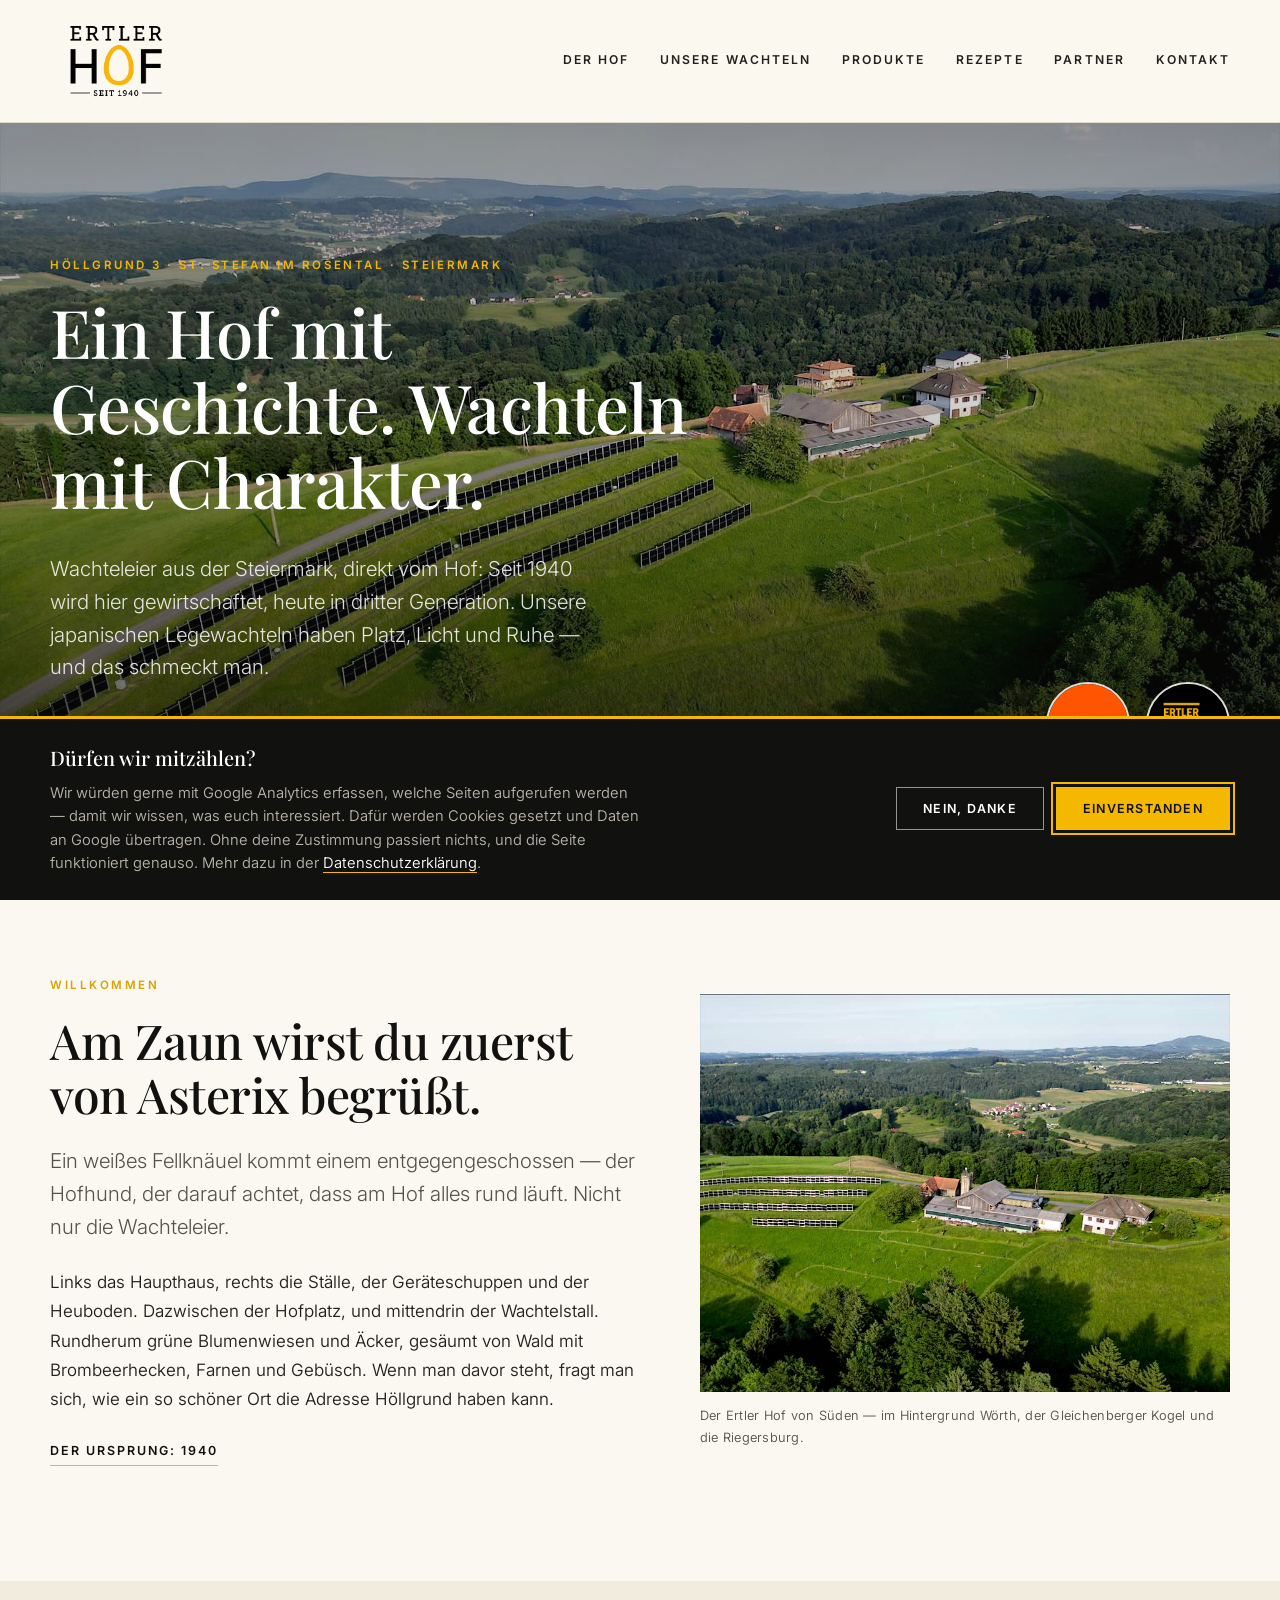
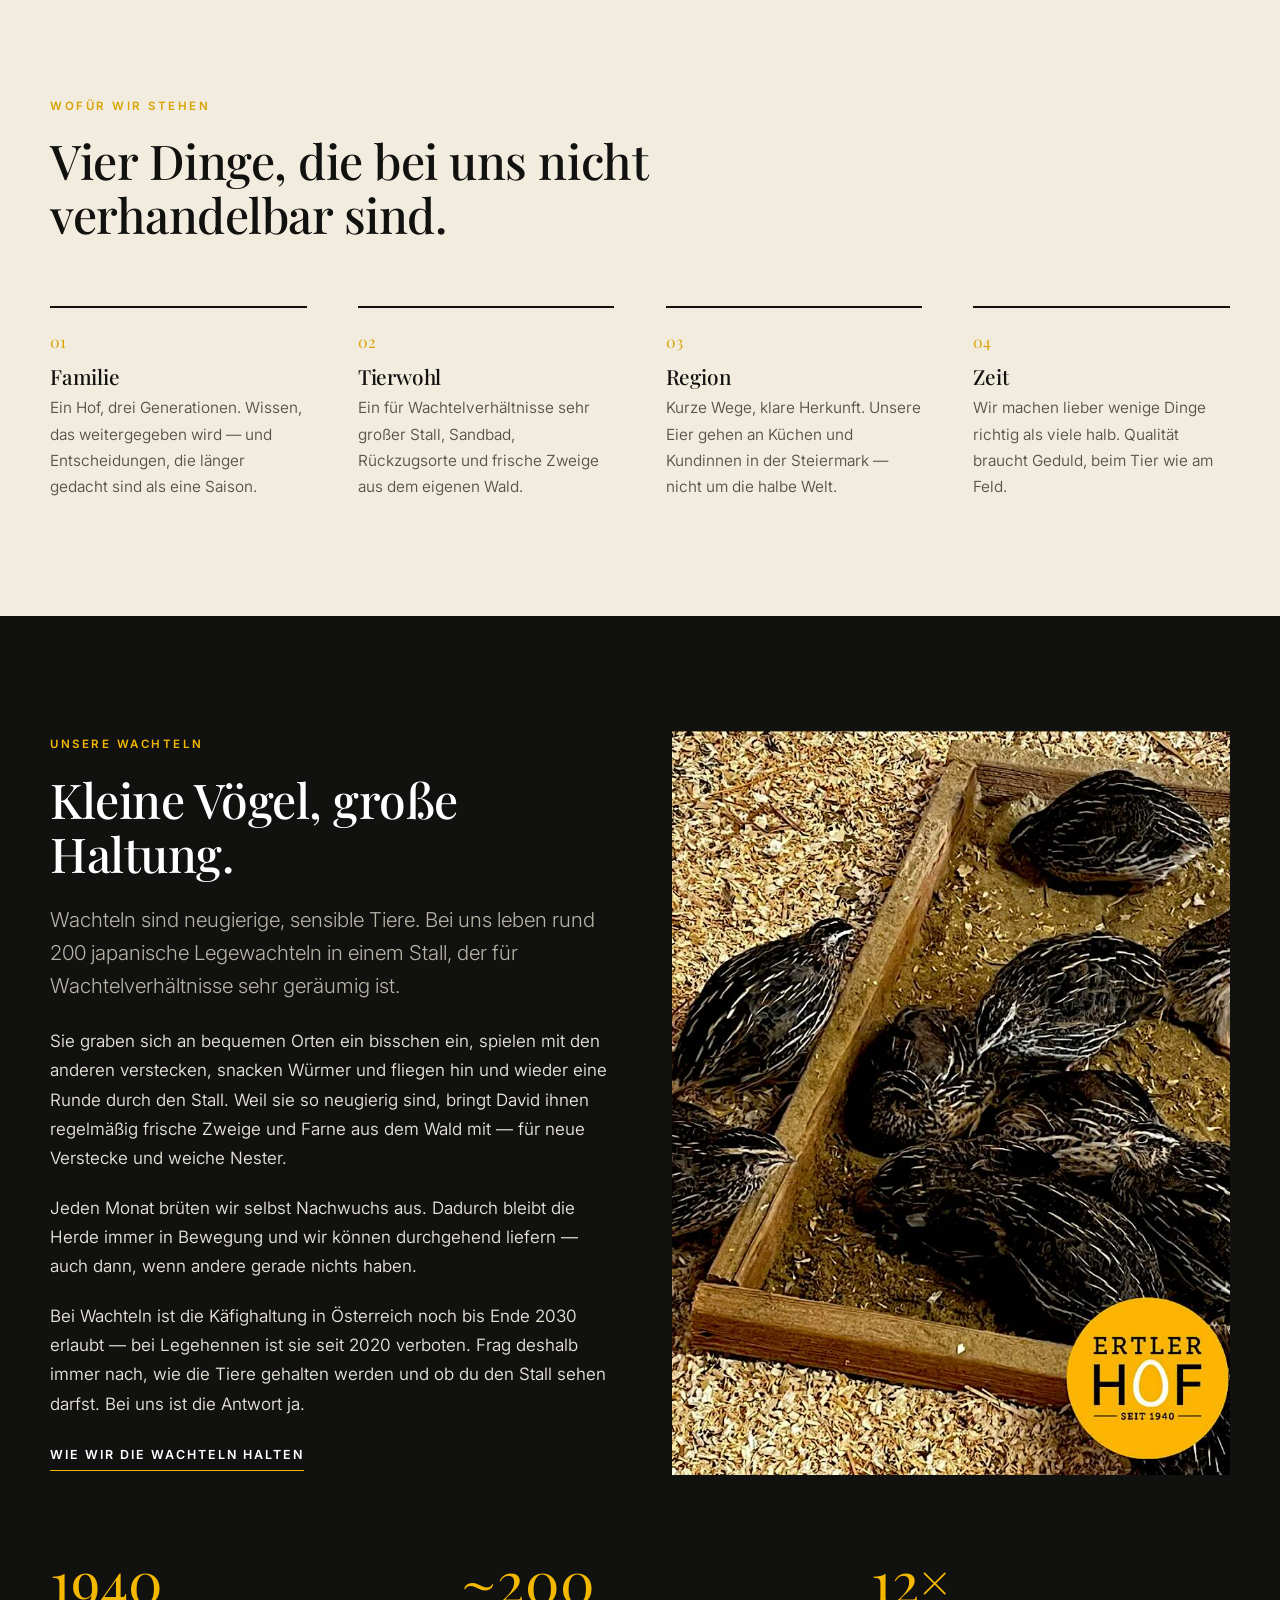
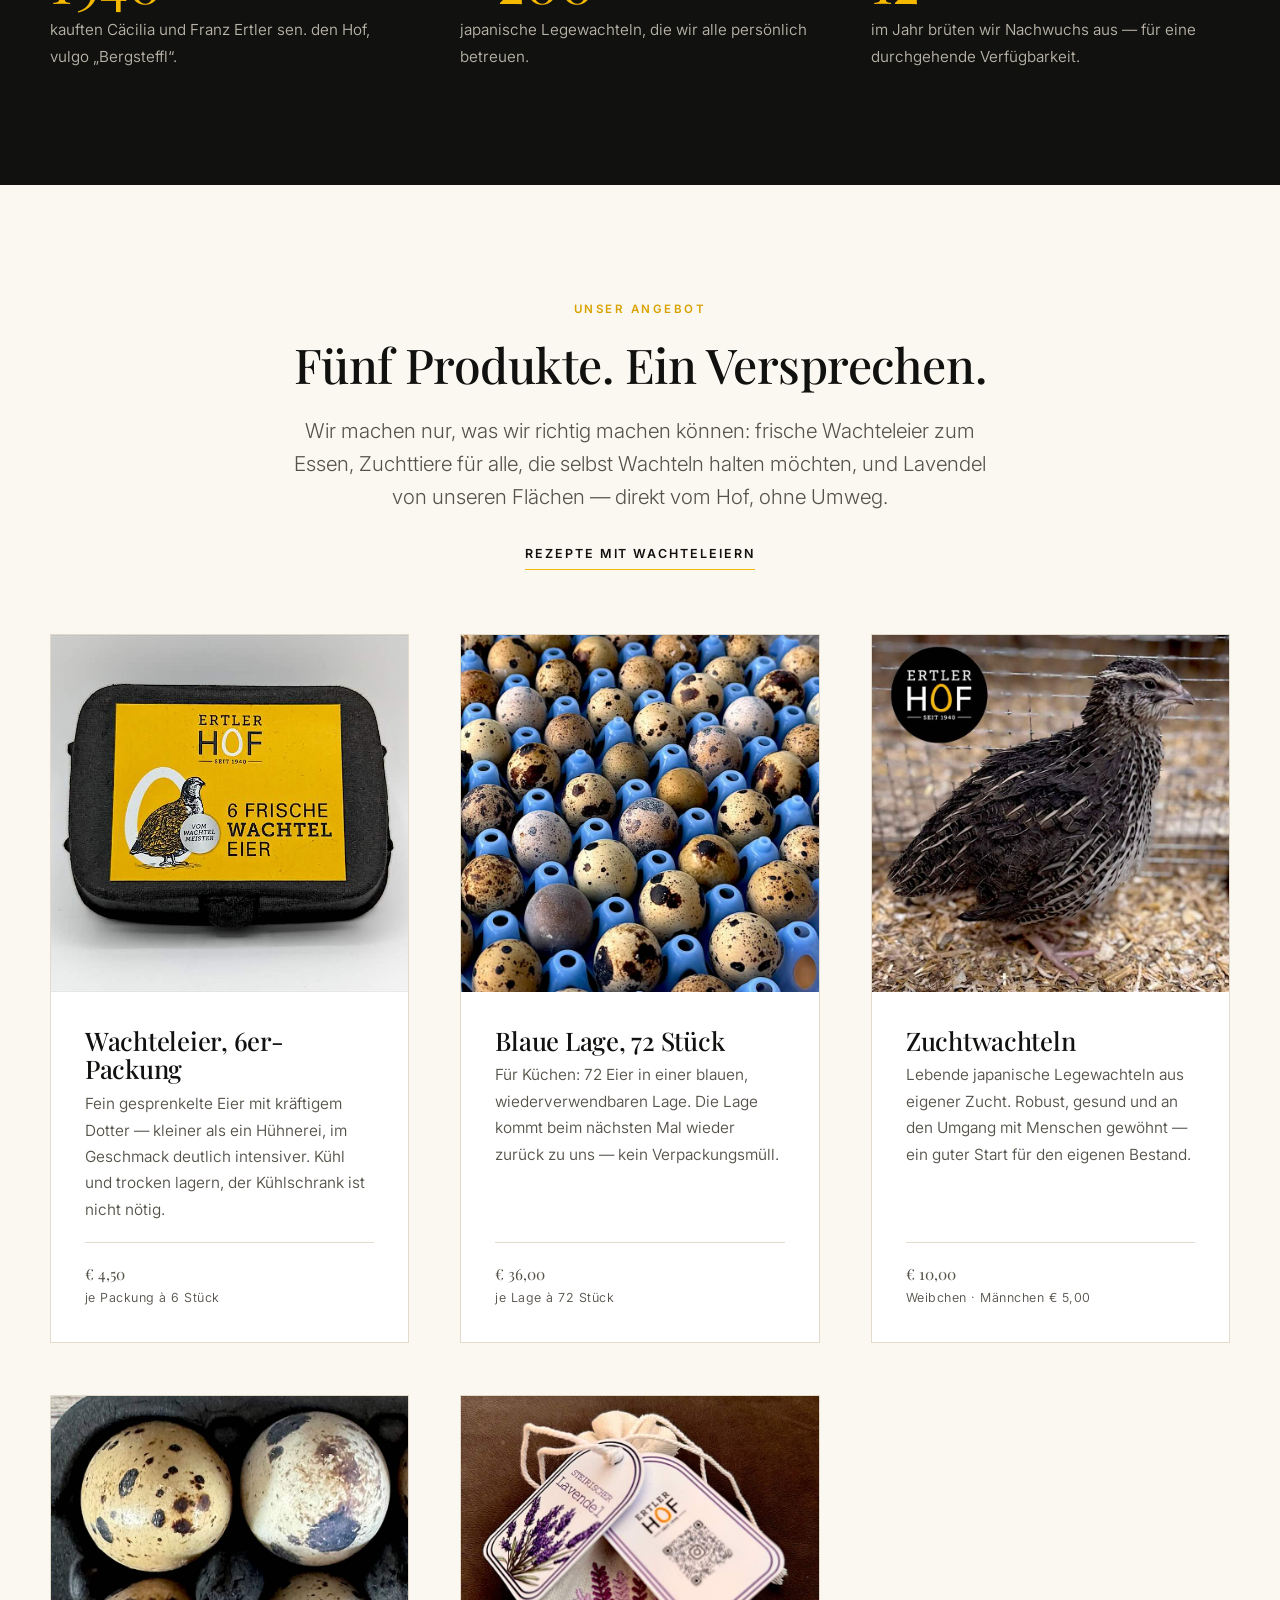
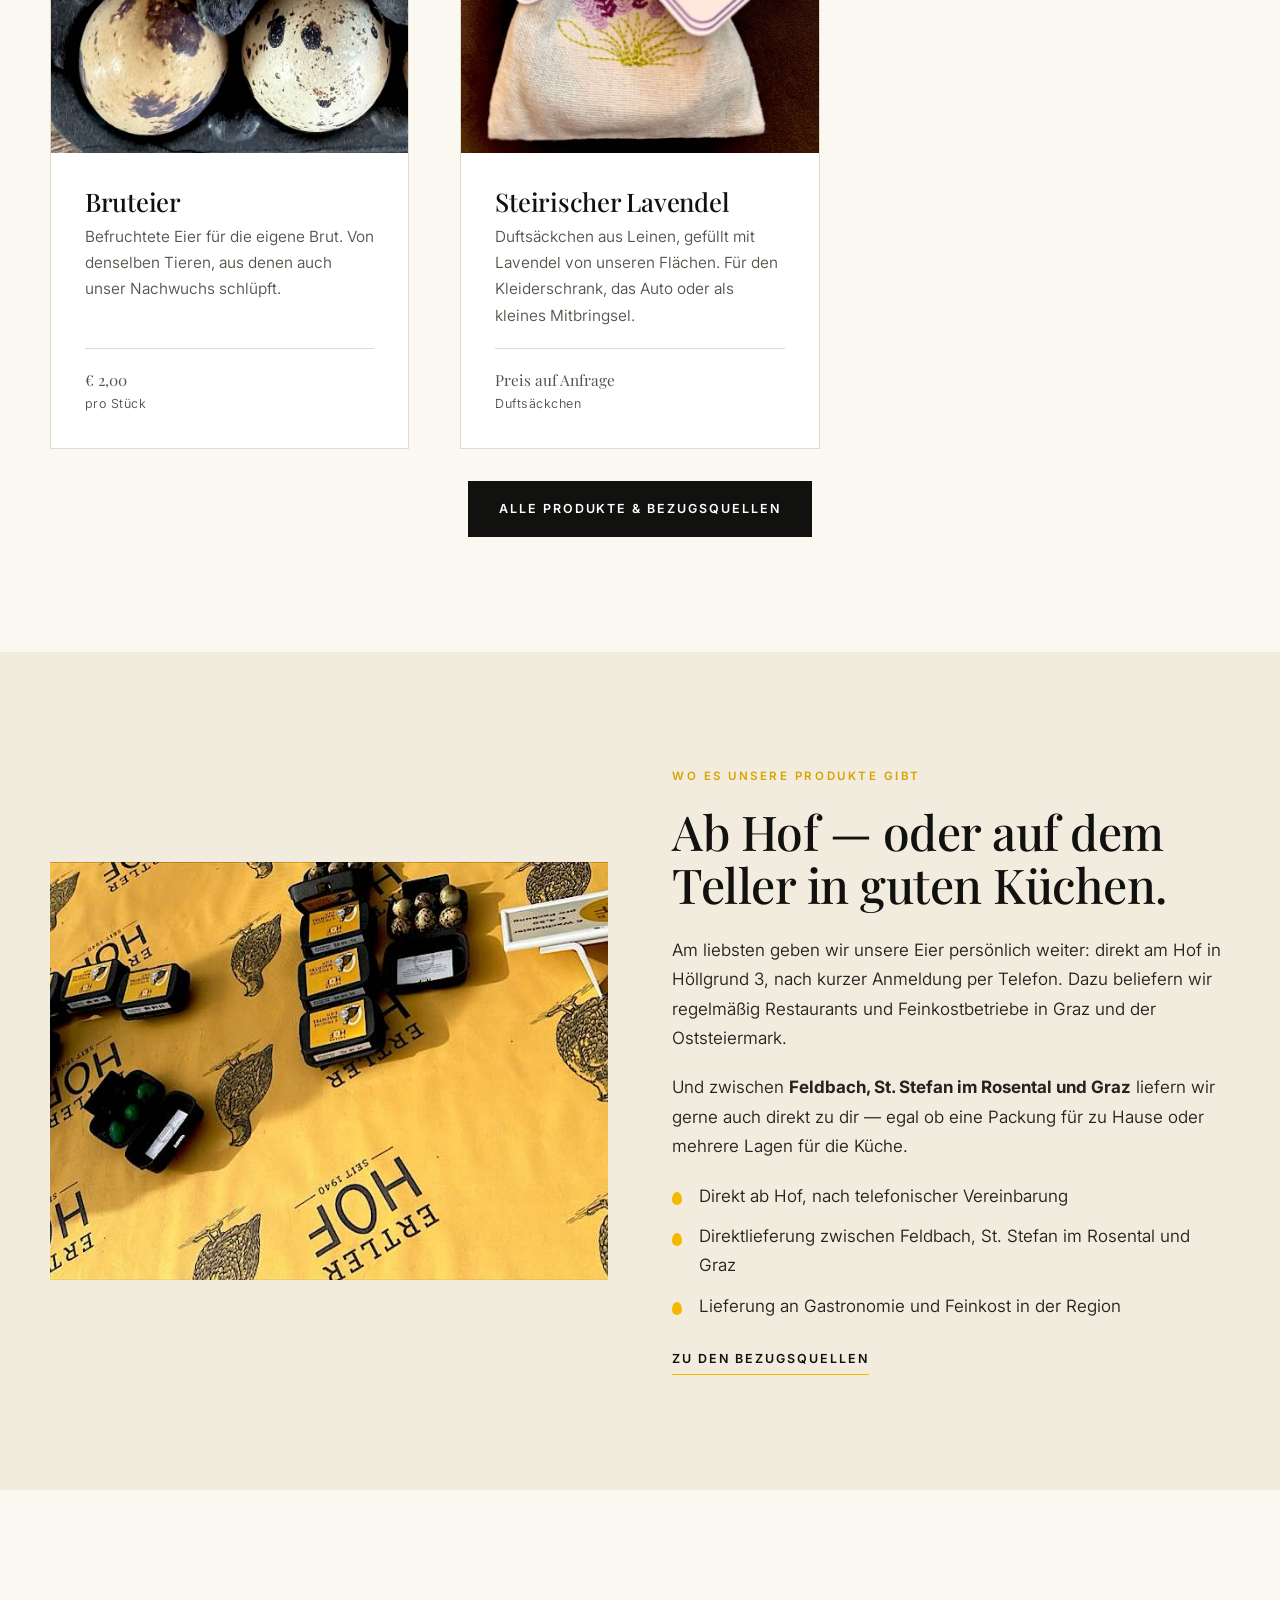
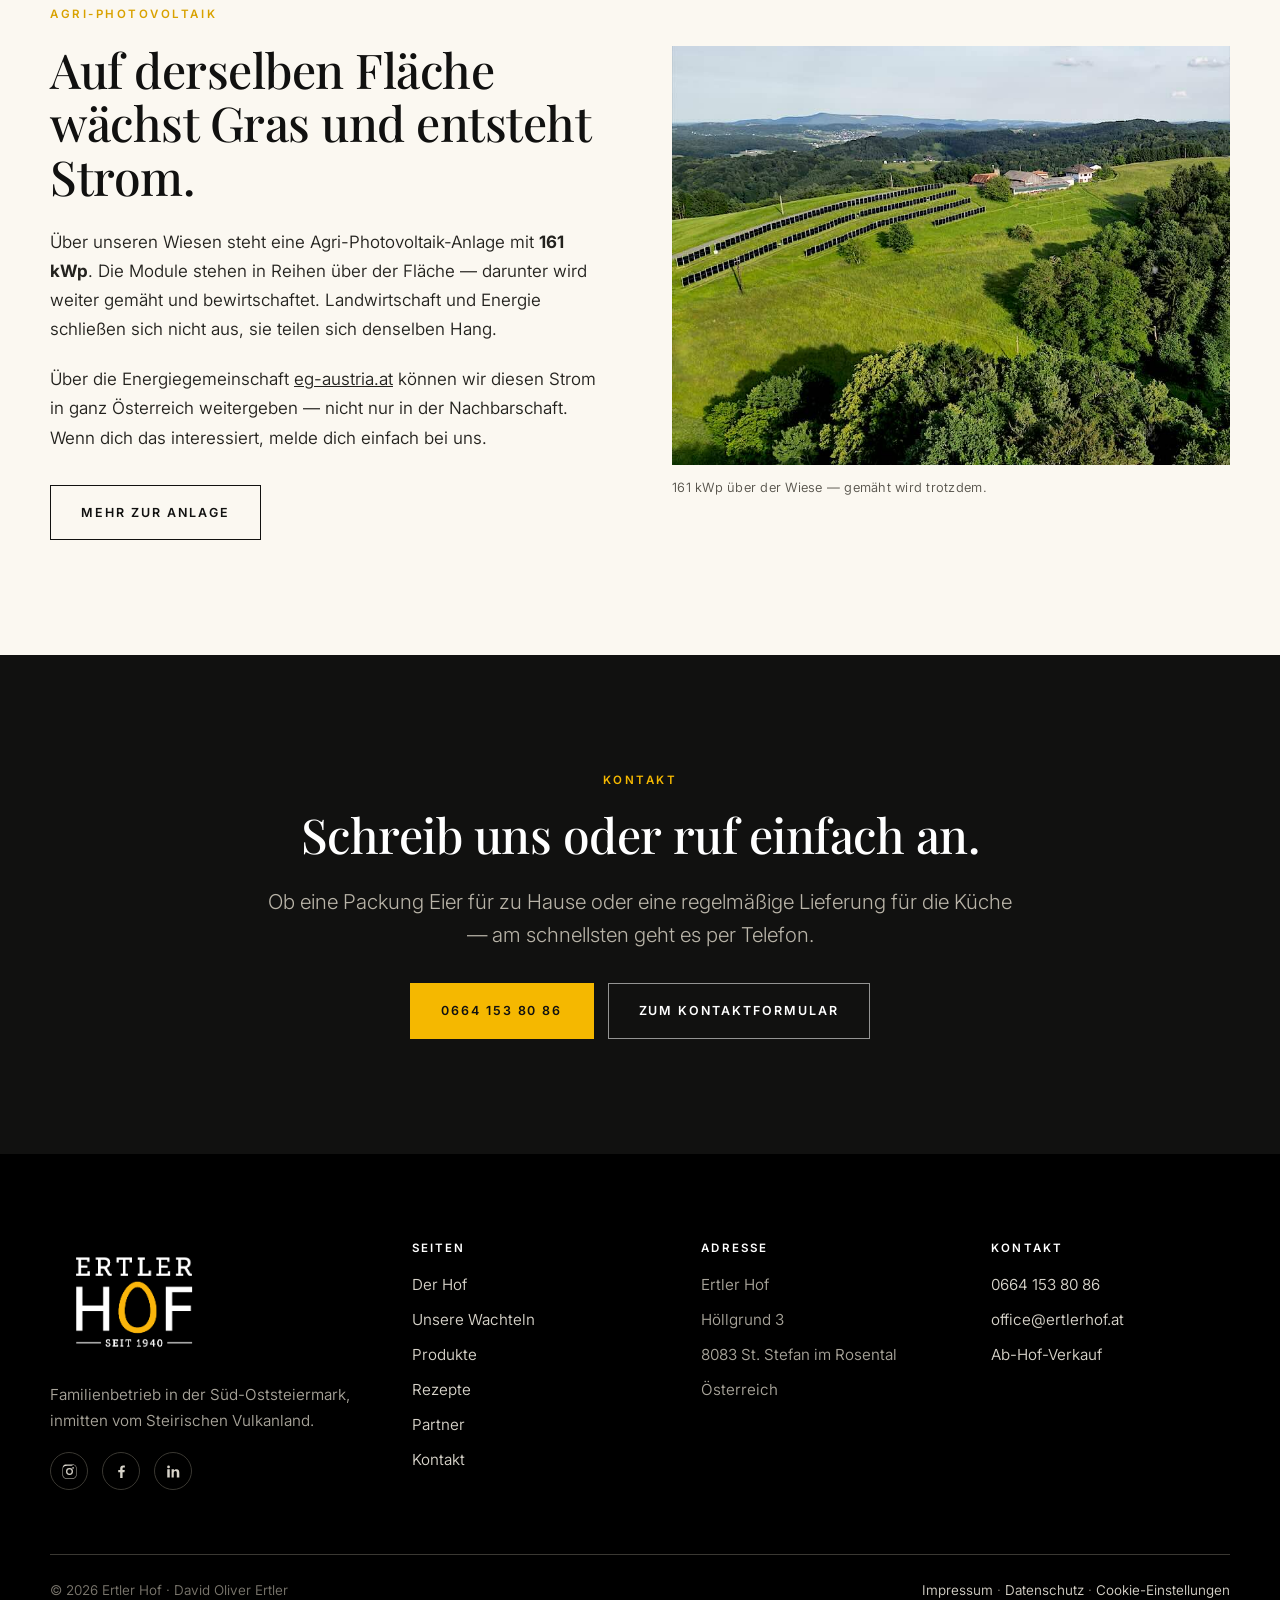
<file: index.html>
<!DOCTYPE html>
<html lang="de">
<head>
<meta charset="utf-8">
<meta name="viewport" content="width=device-width, initial-scale=1">
<title>Ertler Hof — Wachteleier und Wachteln aus der Steiermark</title>
<meta name="description" content="Familienbetrieb seit 1940 in St. Stefan im Rosental: frische Wachteleier, Zuchtwachteln, Bruteier und steirischer Lavendel — direkt vom Hof.">
<link rel="preconnect" href="https://fonts.googleapis.com">
<link rel="preconnect" href="https://fonts.gstatic.com" crossorigin>
<link href="https://fonts.googleapis.com/css2?family=Playfair+Display:wght@400;500;600&family=Inter:wght@300;350;400;500;600&display=swap" rel="stylesheet">
<link rel="canonical" href="https://ertlerhof.at/">
<meta property="og:type" content="website">
<meta property="og:site_name" content="Ertler Hof">
<meta property="og:locale" content="de_AT">
<meta property="og:url" content="https://ertlerhof.at/">
<meta property="og:title" content="Ertler Hof — Wachteleier und Wachteln aus der Steiermark">
<meta property="og:description" content="Familienbetrieb seit 1940 in St. Stefan im Rosental: frische Wachteleier, Zuchtwachteln, Bruteier und steirischer Lavendel — direkt vom Hof.">
<meta property="og:image" content="https://ertlerhof.at/assets/img/hero-hof.jpg">
<meta name="twitter:card" content="summary_large_image">
<script type="application/ld+json">
{
  "@context": "https://schema.org",
  "@type": "Farm",
  "name": "Ertler Hof",
  "alternateName": "Bergsteffl",
  "description": "Familienbetrieb seit 1940 in der Süd-Oststeiermark. Japanische Legewachteln, frische Wachteleier, Zuchtwachteln, Bruteier und steirischer Lavendel — direkt vom Hof.",
  "url": "https://ertlerhof.at/",
  "logo": "https://ertlerhof.at/assets/img/logo-ertlerhof.png",
  "image": "https://ertlerhof.at/assets/img/hero-hof.jpg",
  "foundingDate": "1940",
  "telephone": "+43 664 1538086",
  "email": "office@ertlerhof.at",
  "address": {
    "@type": "PostalAddress",
    "streetAddress": "Höllgrund 3",
    "postalCode": "8083",
    "addressLocality": "St. Stefan im Rosental",
    "addressRegion": "Steiermark",
    "addressCountry": "AT"
  },
  "areaServed": [
    "Graz",
    "Feldbach",
    "St. Stefan im Rosental",
    "Südoststeiermark"
  ],
  "sameAs": [
    "https://www.instagram.com/ertlerhof/",
    "https://www.facebook.com/p/Ertler-Hof-100095494749086/",
    "https://www.linkedin.com/company/ertler-hof/"
  ]
}
</script>
<link rel="stylesheet" href="assets/css/style.css">
<link rel="icon" href="assets/img/logo-rund-gelb.png">
</head>
<body>

<header class="site-header">
  <div class="wrap header-inner">
    <a class="logo" href="/" aria-label="Ertler Hof — Startseite">
      <img src="assets/img/logo-ertlerhof.png" alt="Ertler Hof, seit 1940">
    </a>
    <button class="nav-toggle" aria-expanded="false" aria-label="Menü öffnen">
      <span></span><span></span><span></span>
    </button>
    <nav class="nav">
      <a href="hof.html">Der Hof</a>
      <a href="wachteln.html">Unsere Wachteln</a>
      <a href="produkte.html">Produkte</a>
      <a href="rezepte.html">Rezepte</a>
      <a href="produkte.html#partner">Partner</a>
      <a href="kontakt.html">Kontakt</a>
    </nav>
  </div>
</header>

<main>

  <!-- HERO -->
  <section class="hero">
    <div class="hero-bg">
      <img src="assets/img/hero-hof.jpg" alt="Luftaufnahme des Ertler Hofs mit Wiesen, Wald und Photovoltaikreihen" srcset="assets/img/hero-hof-850.jpg 850w, assets/img/hero-hof-1200.jpg 1200w, assets/img/hero-hof.jpg 1900w" sizes="100vw">
    </div>
    <div class="wrap">
      <span class="eyebrow">Höllgrund 3 · St. Stefan im Rosental · Steiermark</span>
      <h1>Ein Hof mit Geschichte. Wachteln mit Charakter.</h1>
      <p class="lead">Wachteleier aus der Steiermark, direkt vom Hof: Seit 1940 wird hier
        gewirtschaftet, heute in dritter Generation. Unsere japanischen Legewachteln haben Platz,
        Licht und Ruhe — und das schmeckt man.</p>
      <div class="btn-row">
        <a class="btn btn-yellow" href="produkte.html">Unsere Produkte</a>
        <a class="btn btn-ghost" href="hof.html">Den Hof kennenlernen</a>
      </div>

      <div class="hero-badges">
        <a href="https://www.jack-works.at" target="_blank" rel="noopener"
           aria-label="JACK — ferngesteuerte Mähraupen, jack-works.at" title="JACK — jack-works.at">
          <img src="assets/img/badge-jack.png" alt="JACK" loading="lazy" decoding="async">
        </a>
        <a href="https://www.ertlerexecutivesearch.com" target="_blank" rel="noopener"
           aria-label="Ertler Executive Search, ertlerexecutivesearch.com" title="Ertler Executive Search">
          <img src="assets/img/badge-ees.png" alt="Ertler Executive Search" loading="lazy" decoding="async">
        </a>
      </div>
    </div>
  </section>

  <!-- INTRO -->
  <section>
    <div class="wrap split wide-text">
      <div>
        <span class="eyebrow">Willkommen</span>
        <h2>Am Zaun wirst du zuerst von Asterix begrüßt.</h2>
        <p class="lead">Ein weißes Fellknäuel kommt einem entgegengeschossen — der Hofhund, der
          darauf achtet, dass am Hof alles rund läuft. Nicht nur die Wachteleier.</p>
        <p>Links das Haupthaus, rechts die Ställe, der Geräteschuppen und der Heuboden. Dazwischen
          der Hofplatz, und mittendrin der Wachtelstall. Rundherum grüne Blumenwiesen und Äcker,
          gesäumt von Wald mit Brombeerhecken, Farnen und Gebüsch. Wenn man davor steht, fragt man
          sich, wie ein so schöner Ort die Adresse Höllgrund haben kann.</p>
        <p><a class="link-more" href="hof.html#ursprung">Der Ursprung: 1940</a></p>
      </div>
      <div class="split-img">
        <figure class="figure">
          <img src="assets/img/hof-luftbild.jpg" alt="Luftaufnahme des Ertler Hofs von Süden, im Hintergrund die Ortschaft Wörth, der Gleichenberger Kogel und die Riegersburg" loading="lazy" decoding="async" srcset="assets/img/hof-luftbild-850.jpg 850w, assets/img/hof-luftbild.jpg 1400w" sizes="(max-width: 900px) 100vw, 50vw">
          <figcaption>Der Ertler Hof von Süden — im Hintergrund Wörth, der Gleichenberger Kogel
            und die Riegersburg.</figcaption>
        </figure>
      </div>
    </div>
  </section>

  <!-- WERTE -->
  <section class="bg-sand">
    <div class="wrap">
      <div class="section-head">
        <span class="eyebrow">Wofür wir stehen</span>
        <h2>Vier Dinge, die bei uns nicht verhandelbar sind.</h2>
      </div>
      <div class="grid g-4">
        <div class="value">
          <span class="num">01</span>
          <h3>Familie</h3>
          <p>Ein Hof, drei Generationen. Wissen, das weitergegeben wird — und Entscheidungen,
            die länger gedacht sind als eine Saison.</p>
        </div>
        <div class="value">
          <span class="num">02</span>
          <h3>Tierwohl</h3>
          <p>Ein für Wachtelverhältnisse sehr großer Stall, Sandbad, Rückzugsorte und frische
            Zweige aus dem eigenen Wald.</p>
        </div>
        <div class="value">
          <span class="num">03</span>
          <h3>Region</h3>
          <p>Kurze Wege, klare Herkunft. Unsere Eier gehen an Küchen und Kundinnen in der
            Steiermark — nicht um die halbe Welt.</p>
        </div>
        <div class="value">
          <span class="num">04</span>
          <h3>Zeit</h3>
          <p>Wir machen lieber wenige Dinge richtig als viele halb. Qualität braucht Geduld,
            beim Tier wie am Feld.</p>
        </div>
      </div>
    </div>
  </section>

  <!-- WACHTELN (dunkel) -->
  <section class="bg-dark on-dark">
    <div class="wrap">
      <div class="split reverse" style="align-items:center">
        <div>
          <span class="eyebrow">Unsere Wachteln</span>
          <h2>Kleine Vögel, große Haltung.</h2>
          <p class="lead">Wachteln sind neugierige, sensible Tiere. Bei uns leben rund 200 japanische
            Legewachteln in einem Stall, der für Wachtelverhältnisse sehr geräumig ist.</p>
          <p>Sie graben sich an bequemen Orten ein bisschen ein, spielen mit den anderen verstecken,
            snacken Würmer und fliegen hin und wieder eine Runde durch den Stall. Weil sie so neugierig
            sind, bringt David ihnen regelmäßig frische Zweige und Farne aus dem Wald mit — für neue
            Verstecke und weiche Nester.</p>
          <p>Jeden Monat brüten wir selbst Nachwuchs aus. Dadurch bleibt die Herde immer in Bewegung
            und wir können durchgehend liefern — auch dann, wenn andere gerade nichts haben.</p>
          <p>Bei Wachteln ist die Käfighaltung in Österreich noch bis Ende 2030 erlaubt — bei
            Legehennen ist sie seit 2020 verboten. Frag deshalb immer nach, wie die Tiere gehalten
            werden und ob du den Stall sehen darfst. Bei uns ist die Antwort ja.</p>
          <p><a class="link-more" href="wachteln.html#haltung">Wie wir die Wachteln halten</a></p>
        </div>
        <div class="split-img">
          <figure class="figure portrait">
            <img src="assets/img/sandbad.jpg" alt="Wachteln beim Sandbad im Stall des Ertler Hofs" loading="lazy" decoding="async" srcset="assets/img/sandbad-850.jpg 850w, assets/img/sandbad.jpg 1080w" sizes="(max-width: 900px) 100vw, 50vw">
          </figure>
        </div>
      </div>

      <div class="facts" style="margin-top:clamp(48px,6vw,84px)">
        <div class="fact"><span class="big">1940</span><p>kauften Cäcilia und Franz Ertler sen. den Hof, vulgo „Bergsteffl“.</p></div>
        <div class="fact"><span class="big">~200</span><p>japanische Legewachteln, die wir alle persönlich betreuen.</p></div>
        <div class="fact"><span class="big">12×</span><p>im Jahr brüten wir Nachwuchs aus — für eine durchgehende Verfügbarkeit.</p></div>
      </div>
    </div>
  </section>

  <!-- PRODUKTE -->
  <section>
    <div class="wrap">
      <div class="section-head center">
        <span class="eyebrow">Unser Angebot</span>
        <h2>Fünf Produkte. Ein Versprechen.</h2>
        <p class="lead">Wir machen nur, was wir richtig machen können: frische Wachteleier zum Essen,
          Zuchttiere für alle, die selbst Wachteln halten möchten, und Lavendel von unseren
          Flächen — direkt vom Hof, ohne Umweg.</p>
        <p style="margin-top:1.4rem"><a class="link-more" href="rezepte.html">Rezepte mit Wachteleiern</a></p>
      </div>

      <div class="grid g-3">
        <article class="product">
          <img src="assets/img/eier-packung.jpg" alt="Packung mit sechs frischen Wachteleiern vom Ertler Hof" loading="lazy" decoding="async" srcset="assets/img/eier-packung-850.jpg 850w, assets/img/eier-packung.jpg 1100w" sizes="(max-width: 560px) 100vw, (max-width: 900px) 50vw, 370px">
          <div class="product-body">
            <h3>Wachteleier, 6er-Packung</h3>
            <p>Fein gesprenkelte Eier mit kräftigem Dotter — kleiner als ein Hühnerei, im Geschmack
              deutlich intensiver. Kühl und trocken lagern, der Kühlschrank ist nicht nötig.</p>
            <p class="price">€ 4,50 <small>je Packung à 6 Stück</small></p>
          </div>
        </article>
        <article class="product">
          <img src="assets/img/blaue-lage.jpg" alt="Wachteleier in der blauen wiederverwendbaren Lage" loading="lazy" decoding="async" srcset="assets/img/blaue-lage-850.jpg 850w, assets/img/blaue-lage.jpg 1100w" sizes="(max-width: 560px) 100vw, (max-width: 900px) 50vw, 370px">
          <div class="product-body">
            <h3>Blaue Lage, 72 Stück</h3>
            <p>Für Küchen: 72 Eier in einer blauen, wiederverwendbaren Lage. Die Lage kommt beim
              nächsten Mal wieder zurück zu uns — kein Verpackungsmüll.</p>
            <p class="price">€ 36,00 <small>je Lage à 72 Stück</small></p>
          </div>
        </article>
        <article class="product">
          <img src="assets/img/wachtel.jpg" alt="Lebende japanische Legewachtel vom Ertler Hof" loading="lazy" decoding="async" srcset="assets/img/wachtel-850.jpg 850w, assets/img/wachtel.jpg 1100w" sizes="(max-width: 560px) 100vw, (max-width: 900px) 50vw, 370px">
          <div class="product-body">
            <h3>Zuchtwachteln</h3>
            <p>Lebende japanische Legewachteln aus eigener Zucht. Robust, gesund und an den Umgang
              mit Menschen gewöhnt — ein guter Start für den eigenen Bestand.</p>
            <p class="price">€ 10,00 <small>Weibchen · Männchen € 5,00</small></p>
          </div>
        </article>
        <article class="product">
          <img src="assets/img/bruteier.jpg" alt="Frische Wachteleier in der blauen Lage — Bruteier vom Ertler Hof" loading="lazy" decoding="async" srcset="assets/img/bruteier-850.jpg 850w, assets/img/bruteier.jpg 1100w" sizes="(max-width: 560px) 100vw, (max-width: 900px) 50vw, 370px">
          <div class="product-body">
            <h3>Bruteier</h3>
            <p>Befruchtete Eier für die eigene Brut. Von denselben Tieren, aus denen auch unser
              Nachwuchs schlüpft.</p>
            <p class="price">€ 2,00 <small>pro Stück</small></p>
          </div>
        </article>
        <article class="product">
          <img src="assets/img/lavendel.jpg" alt="Duftsäckchen mit steirischem Lavendel vom Ertler Hof" loading="lazy" decoding="async" srcset="assets/img/lavendel-850.jpg 850w, assets/img/lavendel.jpg 1100w" sizes="(max-width: 560px) 100vw, (max-width: 900px) 50vw, 370px">
          <div class="product-body">
            <h3>Steirischer Lavendel</h3>
            <p>Duftsäckchen aus Leinen, gefüllt mit Lavendel von unseren Flächen. Für den
              Kleiderschrank, das Auto oder als kleines Mitbringsel.</p>
            <p class="price">Preis auf Anfrage <small>Duftsäckchen</small></p>
          </div>
        </article>
      </div>

      <div class="btn-row" style="justify-content:center">
        <a class="btn" href="produkte.html">Alle Produkte &amp; Bezugsquellen</a>
      </div>
    </div>
  </section>

  <!-- BEZUGSQUELLEN -->
  <section class="bg-sand">
    <div class="wrap split">
      <div class="split-img">
        <figure class="figure">
          <img src="assets/img/markt.jpg" alt="Wachteleier in Packungen auf einem Markttisch mit Ertler-Hof-Tuch" loading="lazy" decoding="async" srcset="assets/img/markt-850.jpg 850w, assets/img/markt.jpg 1400w" sizes="(max-width: 900px) 100vw, 50vw">
        </figure>
      </div>
      <div>
        <span class="eyebrow">Wo es unsere Produkte gibt</span>
        <h2>Ab Hof — oder auf dem Teller in guten Küchen.</h2>
        <p>Am liebsten geben wir unsere Eier persönlich weiter: direkt am Hof in Höllgrund 3, nach
          kurzer Anmeldung per Telefon. Dazu beliefern wir regelmäßig Restaurants und Feinkostbetriebe
          in Graz und der Oststeiermark.</p>
        <p>Und zwischen <strong>Feldbach, St. Stefan im Rosental und Graz</strong> liefern wir gerne
          auch direkt zu dir — egal ob eine Packung für zu Hause oder mehrere Lagen für die Küche.</p>
        <ul class="egg-list">
          <li>Direkt ab Hof, nach telefonischer Vereinbarung</li>
          <li>Direktlieferung zwischen Feldbach, St. Stefan im Rosental und Graz</li>
          <li>Lieferung an Gastronomie und Feinkost in der Region</li>
        </ul>
        <p style="margin-top:1.4rem"><a class="link-more" href="produkte.html#bezug">Zu den Bezugsquellen</a></p>
      </div>
    </div>
  </section>

  <!-- ZUKUNFT -->
  <section>
    <div class="wrap split reverse">
      <div>
        <span class="eyebrow">Agri-Photovoltaik</span>
        <h2>Auf derselben Fläche wächst Gras und entsteht Strom.</h2>
        <p>Über unseren Wiesen steht eine Agri-Photovoltaik-Anlage mit <strong>161 kWp</strong>. Die
          Module stehen in Reihen über der Fläche — darunter wird weiter gemäht und bewirtschaftet.
          Landwirtschaft und Energie schließen sich nicht aus, sie teilen sich denselben Hang.</p>
        <p>Über die Energiegemeinschaft <a href="https://www.eg-austria.at" target="_blank" rel="noopener">eg-austria.at</a>
          können wir diesen Strom in ganz Österreich weitergeben — nicht nur in der Nachbarschaft.
          Wenn dich das interessiert, melde dich einfach bei uns.</p>
        <div class="btn-row">
          <a class="btn btn-ghost" href="hof.html#agripv">Mehr zur Anlage</a>
        </div>
      </div>
      <div class="split-img">
        <figure class="figure">
          <img src="assets/img/agripv.jpg" alt="Agri-Photovoltaik-Anlage am Hang des Ertler Hofs, darunter gemähte Wiese" loading="lazy" decoding="async" srcset="assets/img/agripv-850.jpg 850w, assets/img/agripv.jpg 1285w" sizes="(max-width: 900px) 100vw, 50vw">
          <figcaption>161 kWp über der Wiese — gemäht wird trotzdem.</figcaption>
        </figure>
      </div>
    </div>
  </section>

  <!-- KONTAKT-CTA -->
  <section class="bg-dark on-dark">
    <div class="wrap-narrow" style="text-align:center">
      <span class="eyebrow">Kontakt</span>
      <h2>Schreib uns oder ruf einfach an.</h2>
      <p class="lead">Ob eine Packung Eier für zu Hause oder eine regelmäßige Lieferung für die
        Küche — am schnellsten geht es per Telefon.</p>
      <div class="btn-row" style="justify-content:center">
        <a class="btn btn-yellow" href="tel:+436641538086">0664 153 80 86</a>
        <a class="btn btn-ghost" href="kontakt.html">Zum Kontaktformular</a>
      </div>
    </div>
  </section>

</main>

<footer class="site-footer">
  <div class="wrap">
    <div class="footer-grid">
      <div>
        <div class="footer-logo"><img src="assets/img/logo-ertlerhof-invers.png" alt="Ertler Hof, seit 1940"></div>
        <p style="font-size:.95rem">Familienbetrieb in der Süd-Oststeiermark,<br>inmitten vom
          Steirischen Vulkanland.</p>
        <div class="social">
          <a href="https://www.instagram.com/ertlerhof/" target="_blank" rel="noopener" aria-label="Ertler Hof auf Instagram"><svg viewBox="0 0 24 24"><path d="M12 2.2c3.2 0 3.6 0 4.9.07 1.2.05 1.8.25 2.2.42.6.22 1 .48 1.4.9.4.4.7.8.9 1.4.2.4.4 1 .4 2.2.1 1.3.1 1.7.1 4.9s0 3.6-.1 4.9c0 1.2-.2 1.8-.4 2.2-.2.6-.5 1-.9 1.4-.4.4-.8.7-1.4.9-.4.2-1 .4-2.2.4-1.3.1-1.7.1-4.9.1s-3.6 0-4.9-.1c-1.2 0-1.8-.2-2.2-.4-.6-.2-1-.5-1.4-.9-.4-.4-.7-.8-.9-1.4-.2-.4-.4-1-.4-2.2C2.2 15.6 2.2 15.2 2.2 12s0-3.6.1-4.9c0-1.2.2-1.8.4-2.2.2-.6.5-1 .9-1.4.4-.4.8-.7 1.4-.9.4-.2 1-.4 2.2-.4C8.4 2.2 8.8 2.2 12 2.2Zm0 1.8c-3.1 0-3.5 0-4.7.07-1.1.05-1.7.24-2.1.4-.5.2-.9.43-1.2.77-.3.3-.6.7-.8 1.2-.2.4-.3 1-.4 2.1C2.8 8.5 2.8 8.9 2.8 12s0 3.5.07 4.7c.05 1.1.24 1.7.4 2.1.2.5.43.9.77 1.2.3.3.7.6 1.2.8.4.2 1 .3 2.1.4 1.2.06 1.6.07 4.7.07s3.5 0 4.7-.07c1.1-.05 1.7-.24 2.1-.4.5-.2.9-.43 1.2-.77.3-.3.6-.7.8-1.2.2-.4.3-1 .4-2.1.06-1.2.07-1.6.07-4.7s0-3.5-.07-4.7c-.05-1.1-.24-1.7-.4-2.1-.2-.5-.43-.9-.77-1.2-.3-.3-.7-.6-1.2-.8-.4-.2-1-.3-2.1-.4C15.5 4 15.1 4 12 4Zm0 3.1a4.9 4.9 0 1 1 0 9.8 4.9 4.9 0 0 1 0-9.8Zm0 8a3.1 3.1 0 1 0 0-6.2 3.1 3.1 0 0 0 0 6.2Zm6.2-8.2a1.15 1.15 0 1 1-2.3 0 1.15 1.15 0 0 1 2.3 0Z"/></svg></a>
          <a href="https://www.facebook.com/p/Ertler-Hof-100095494749086/" target="_blank" rel="noopener" aria-label="Ertler Hof auf Facebook"><svg viewBox="0 0 24 24"><path d="M13.5 21v-8h2.7l.4-3.1h-3.1V7.9c0-.9.25-1.5 1.55-1.5H16.7V3.6c-.3 0-1.3-.13-2.45-.13-2.43 0-4.1 1.48-4.1 4.2v2.34H7.4V13h2.75v8h3.35Z"/></svg></a>
          <a href="https://www.linkedin.com/company/ertler-hof/" target="_blank" rel="noopener" aria-label="Ertler Hof auf LinkedIn"><svg viewBox="0 0 24 24"><path d="M6.94 5.5a1.94 1.94 0 1 1-3.88 0 1.94 1.94 0 0 1 3.88 0ZM3.2 20.5h3.5V8.9H3.2v11.6Zm6.1-11.6h3.36v1.6h.05c.47-.85 1.6-1.75 3.3-1.75 3.53 0 4.19 2.2 4.19 5.07v6.68h-3.5v-5.92c0-1.41-.03-3.23-2.02-3.23-2.02 0-2.33 1.54-2.33 3.13v6.02H9.3V8.9Z"/></svg></a>
        </div>
      </div>
      <div>
        <h4>Seiten</h4>
        <ul>
          <li><a href="hof.html">Der Hof</a></li>
          <li><a href="wachteln.html">Unsere Wachteln</a></li>
          <li><a href="produkte.html">Produkte</a></li>
          <li><a href="rezepte.html">Rezepte</a></li>
          <li><a href="produkte.html#partner">Partner</a></li>
          <li><a href="kontakt.html">Kontakt</a></li>
        </ul>
      </div>
      <div>
        <h4>Adresse</h4>
        <ul>
          <li>Ertler Hof</li>
          <li>Höllgrund 3</li>
          <li>8083 St. Stefan im Rosental</li>
          <li>Österreich</li>
        </ul>
      </div>
      <div>
        <h4>Kontakt</h4>
        <ul>
          <li><a href="tel:+436641538086">0664 153 80 86</a></li>
          <li><a href="mailto:office@ertlerhof.at">office@ertlerhof.at</a></li>
          <li><a href="kontakt.html">Ab-Hof-Verkauf</a></li>
        </ul>
      </div>
    </div>
    <div class="footer-bottom">
      <span>© 2026 Ertler Hof · David Oliver Ertler</span>
      <span><a href="impressum.html">Impressum</a> · <a href="impressum.html#datenschutz">Datenschutz</a> · <a href="#" onclick="ertlerhofConsent&&ertlerhofConsent.open();return false">Cookie-Einstellungen</a></span>
    </div>
  </div>
</footer>

<script src="assets/js/main.js"></script>
<script src="assets/js/consent.js"></script>
</body>
</html>
</file>
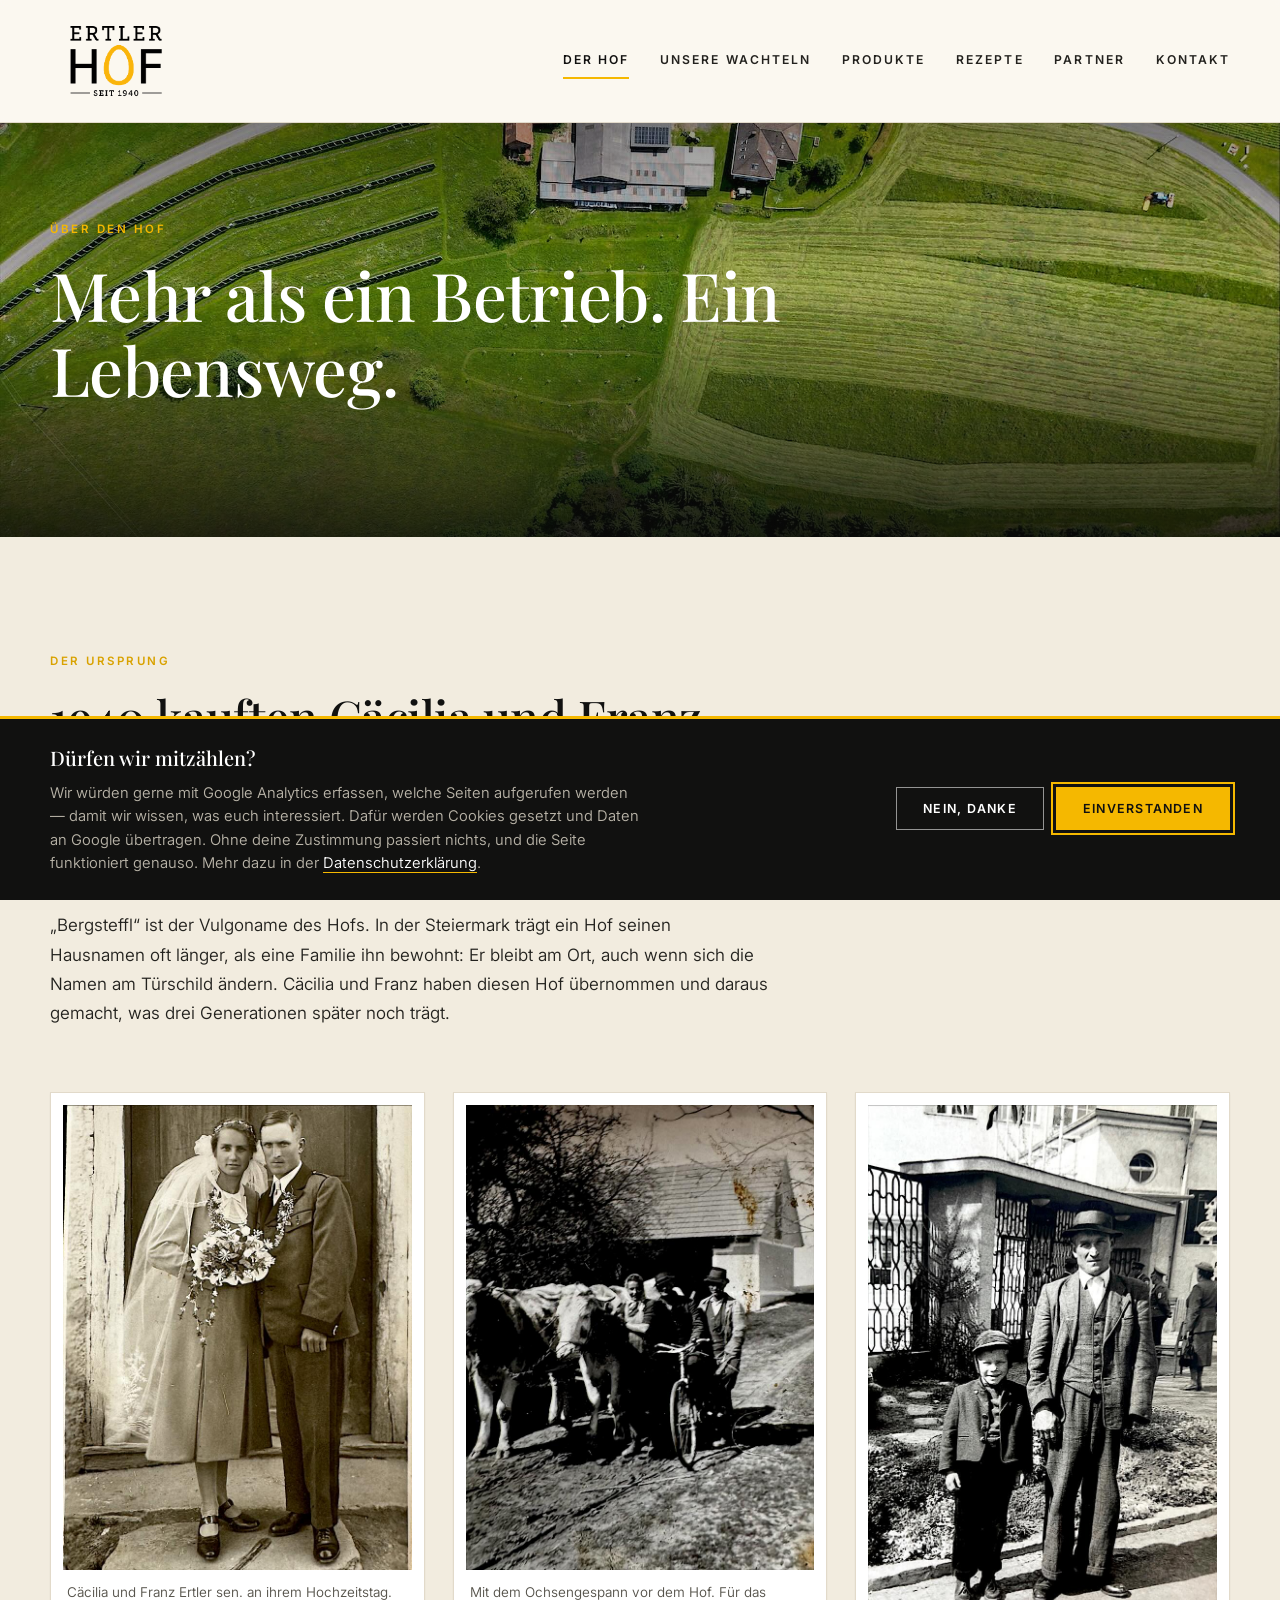
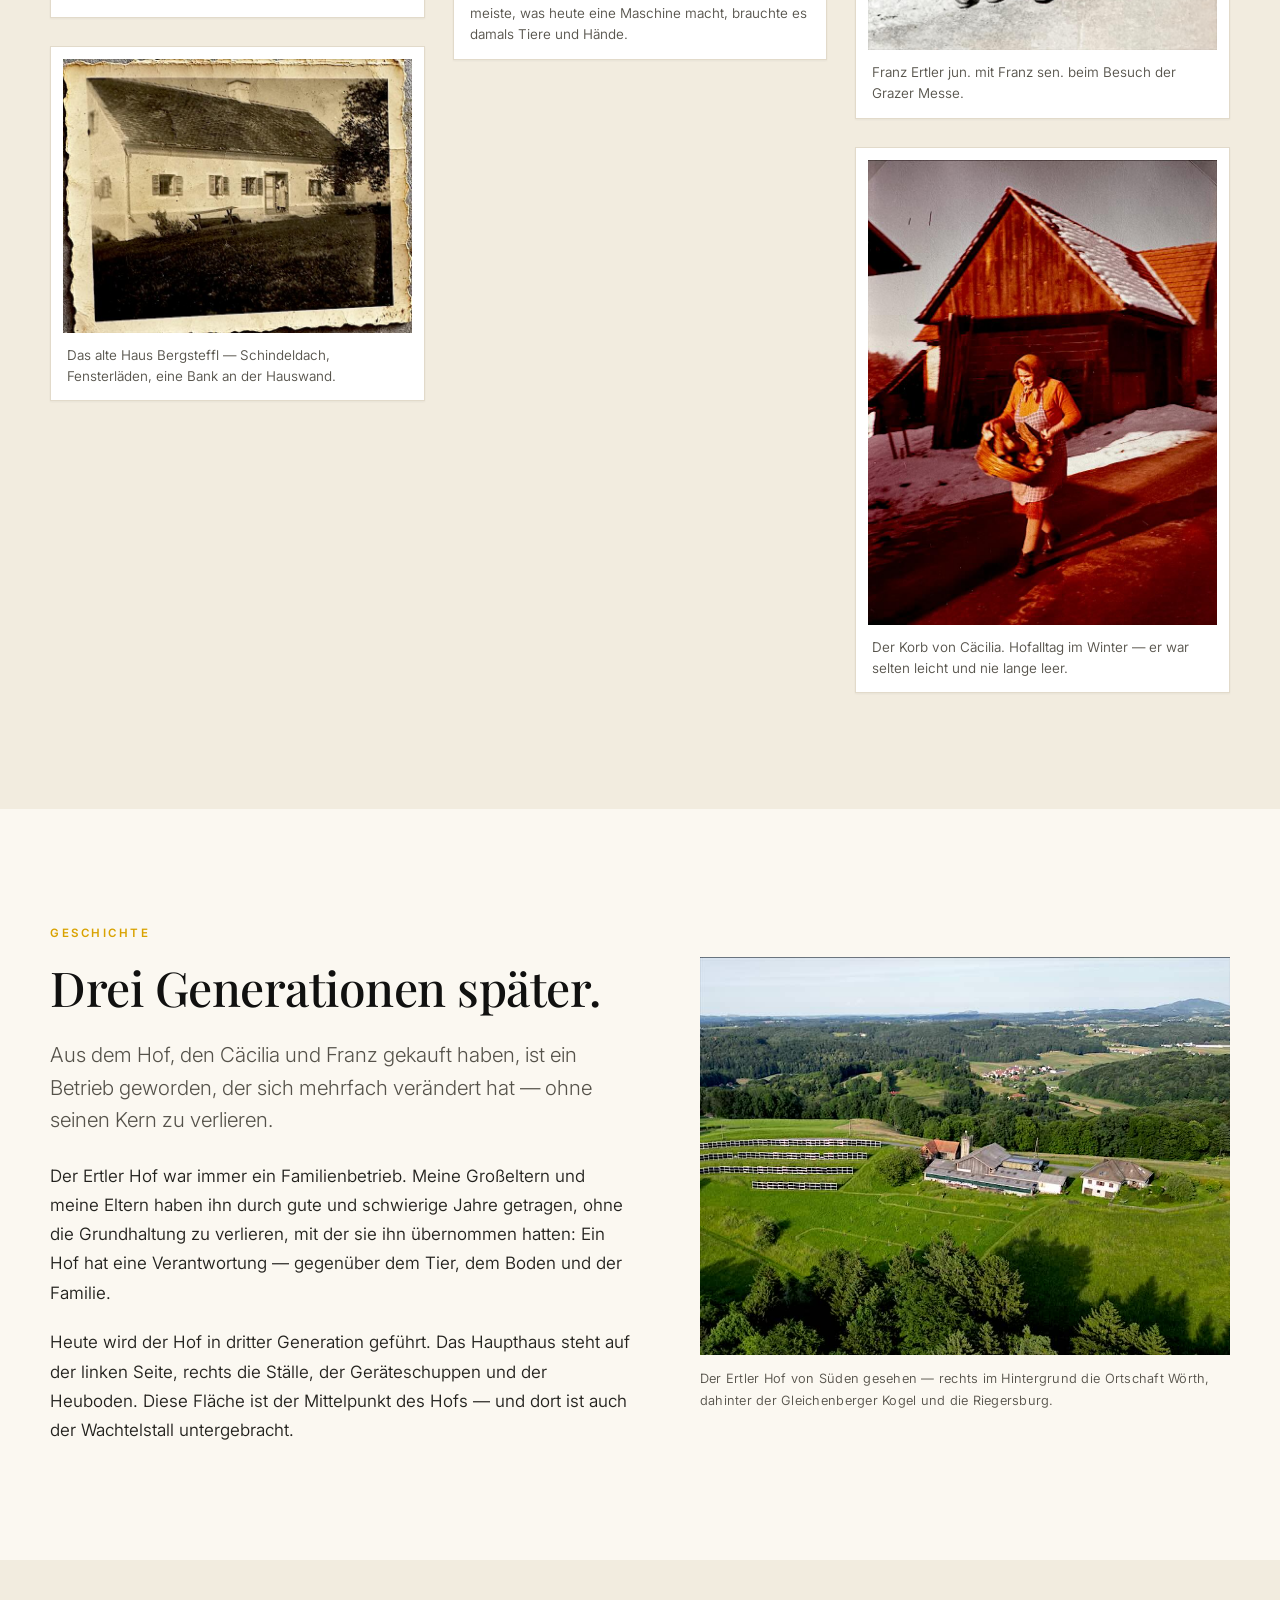
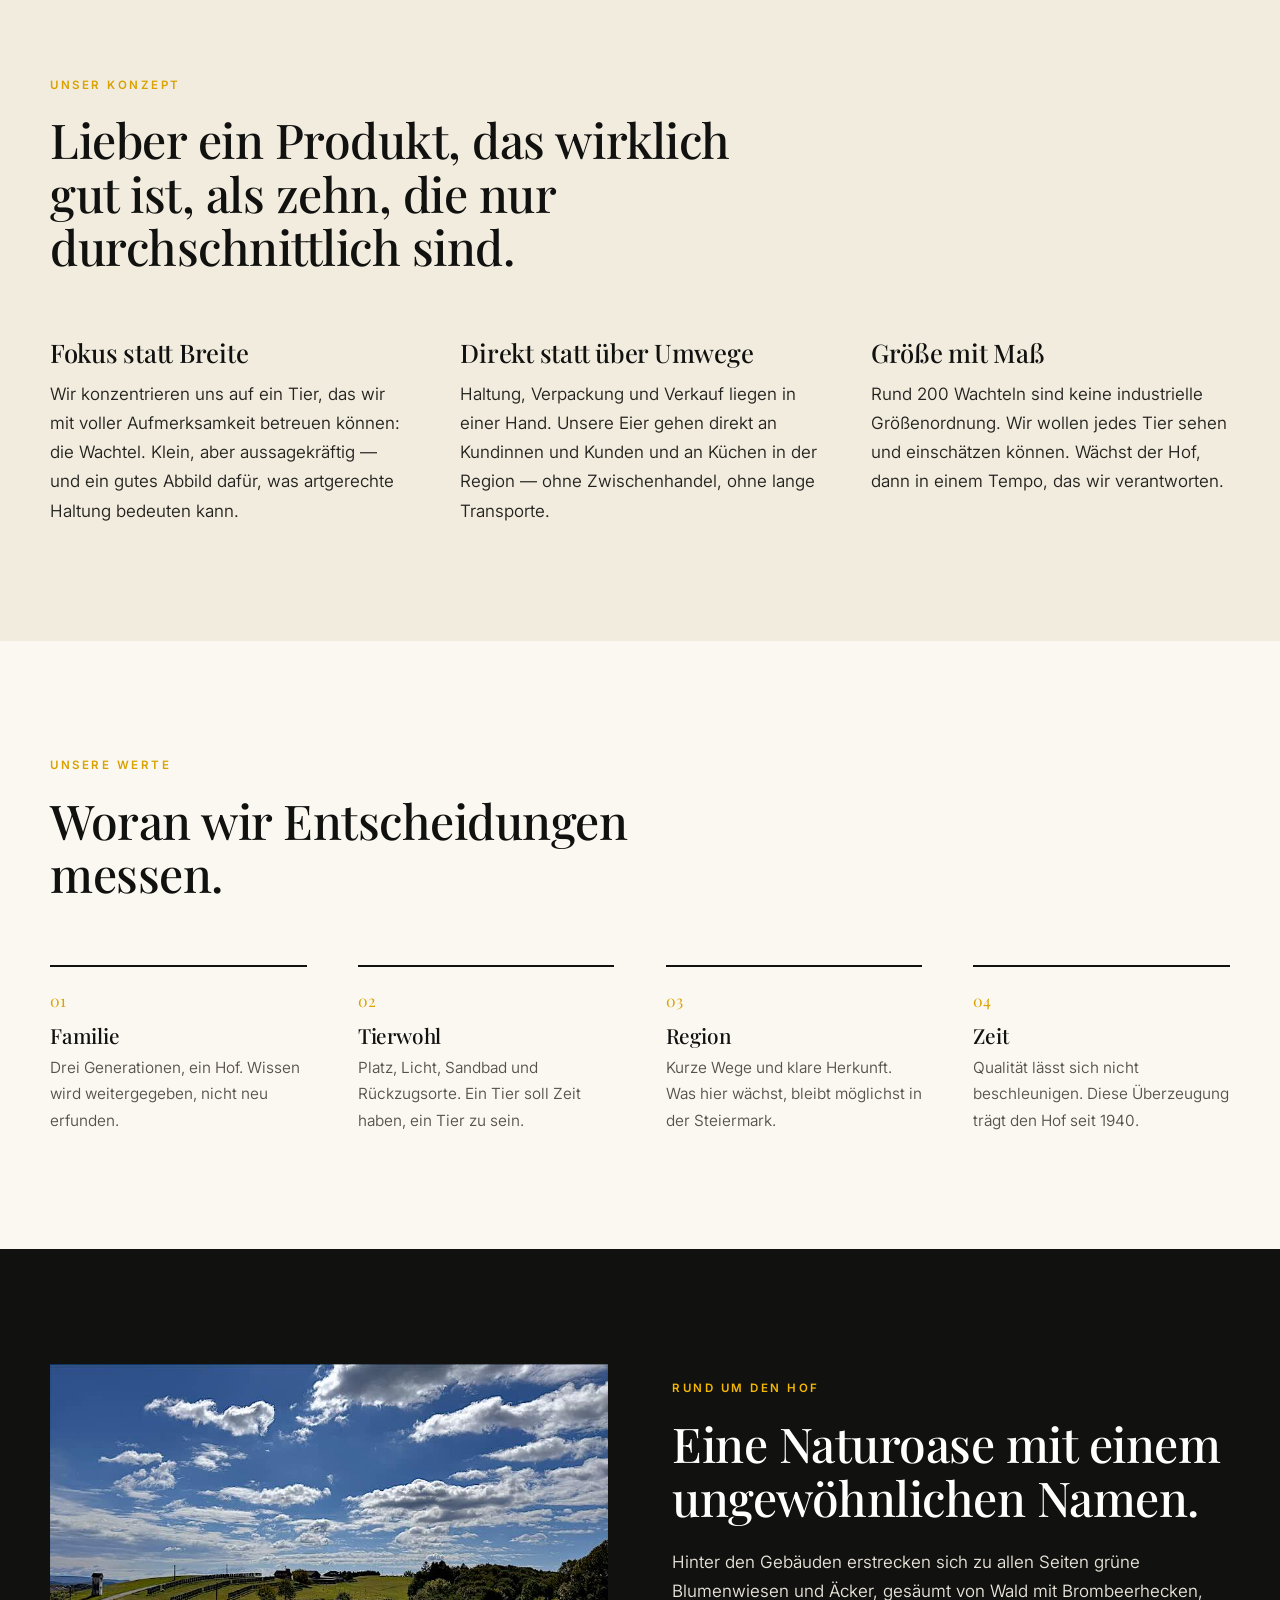
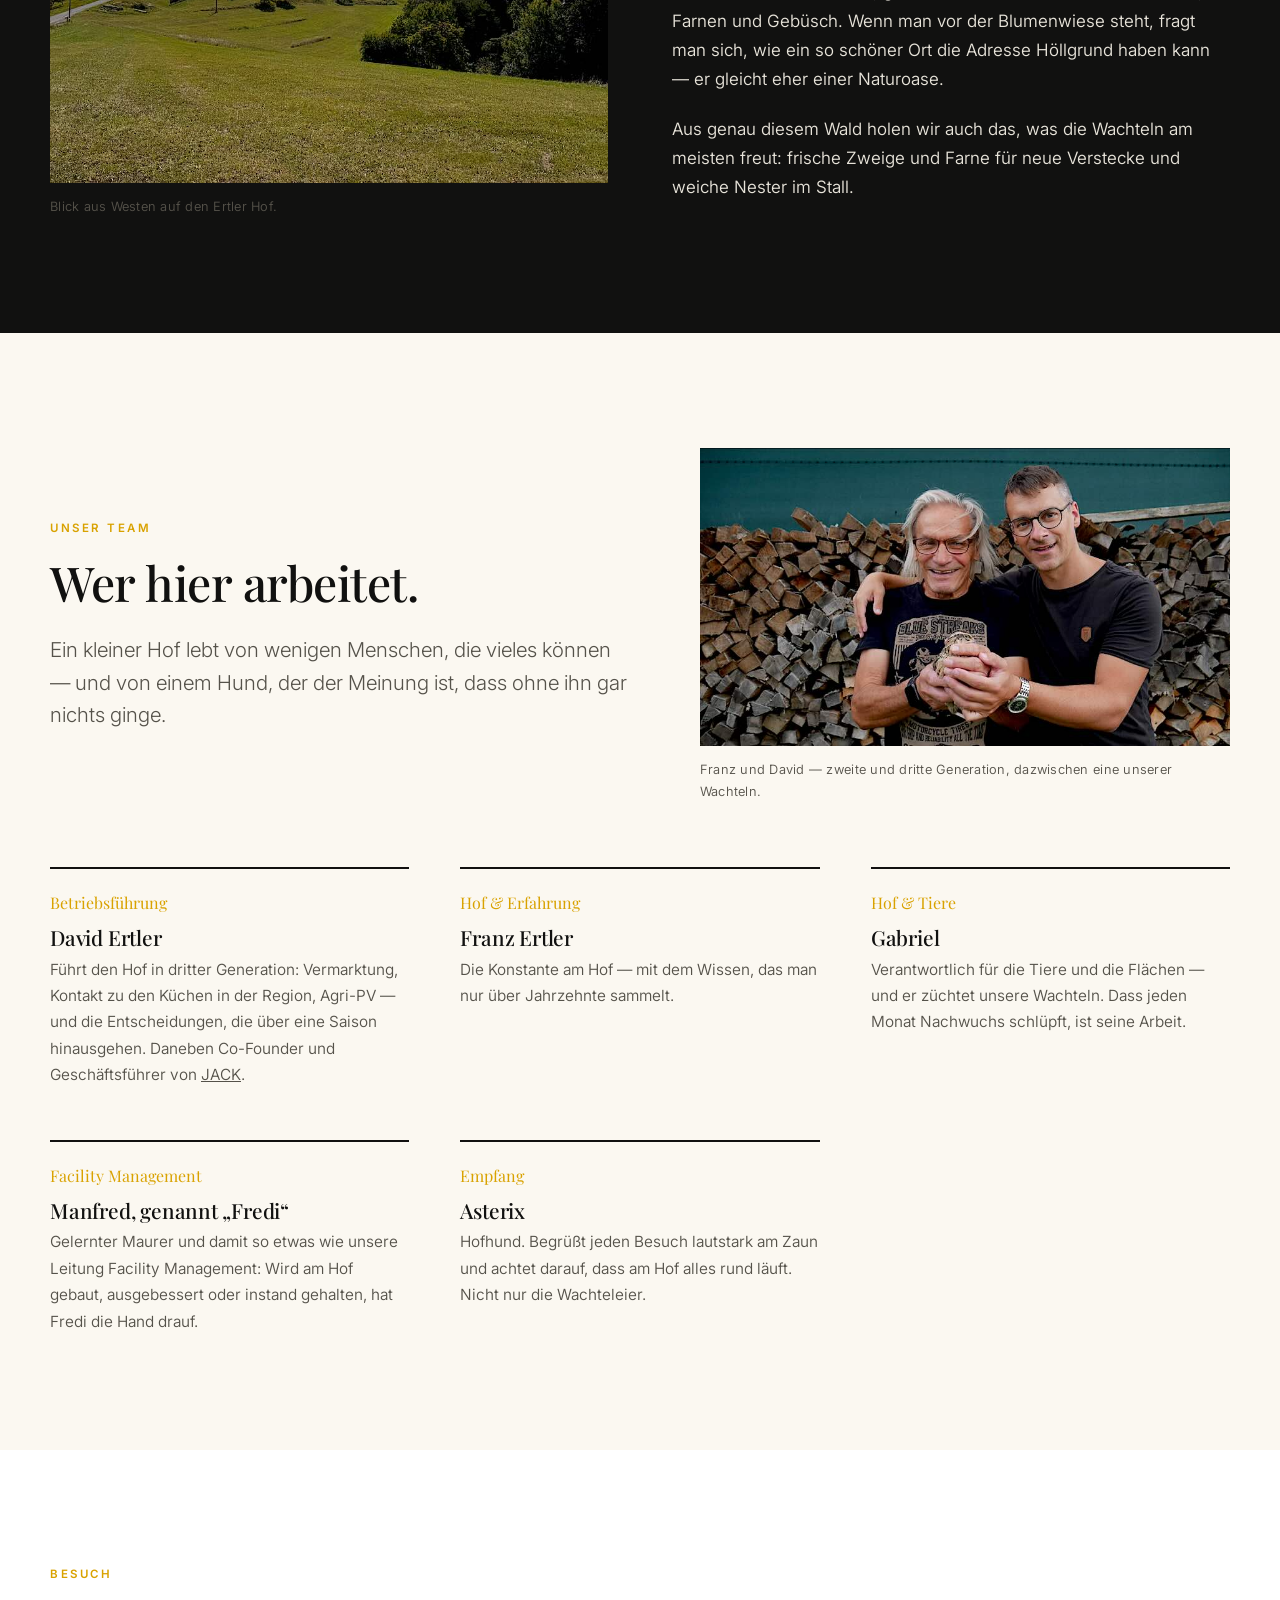
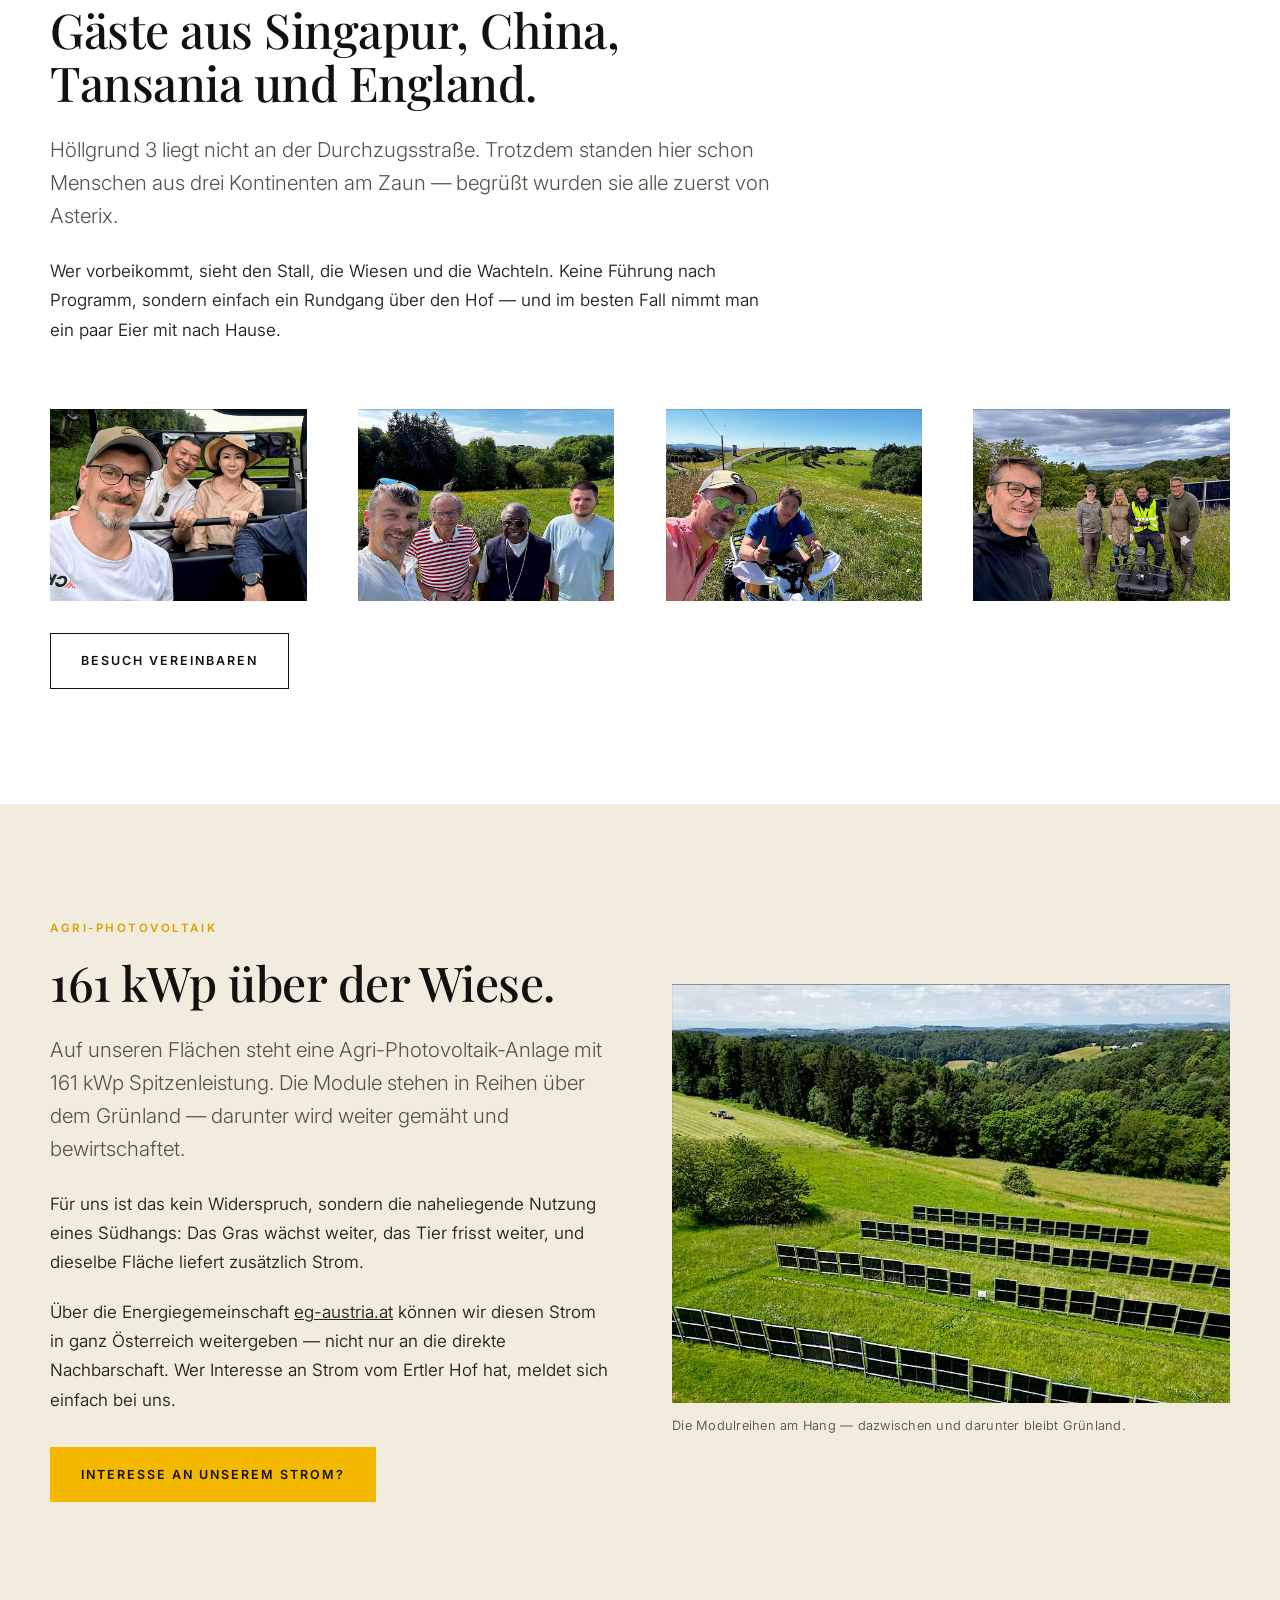
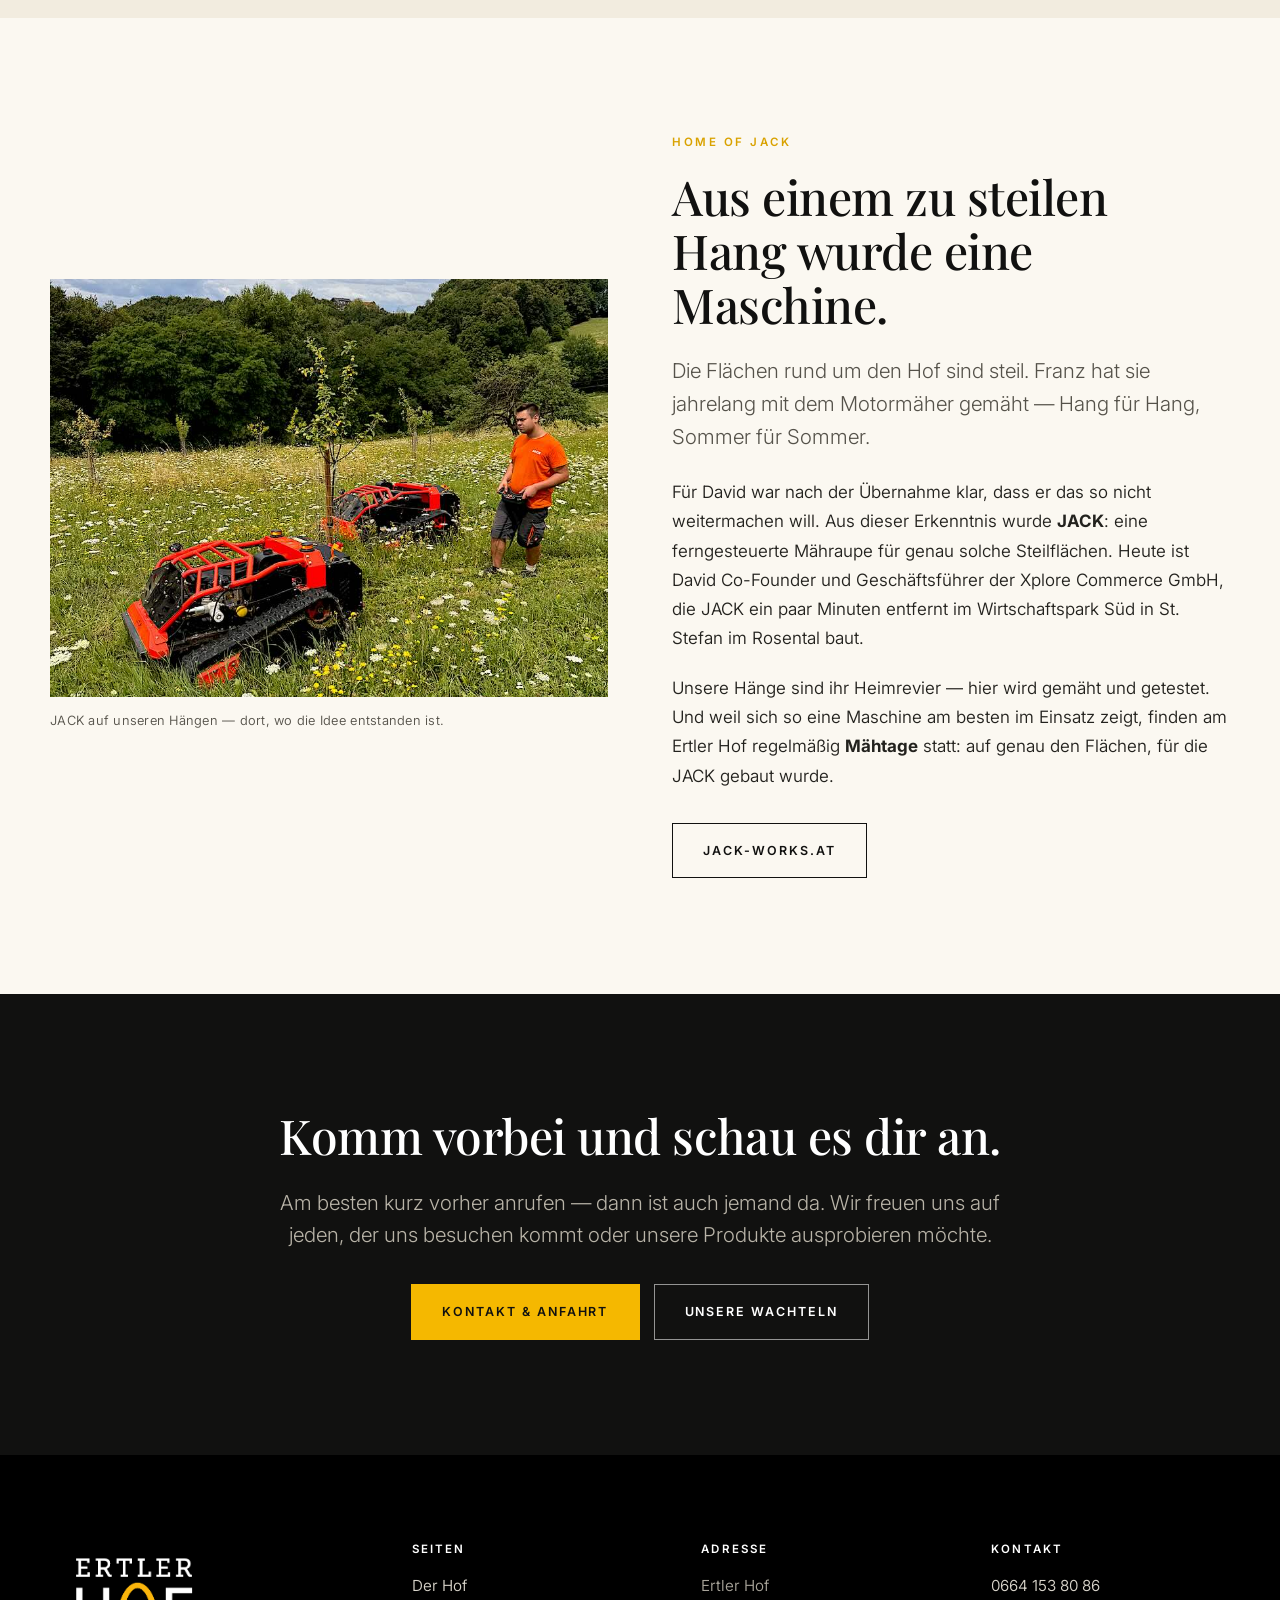
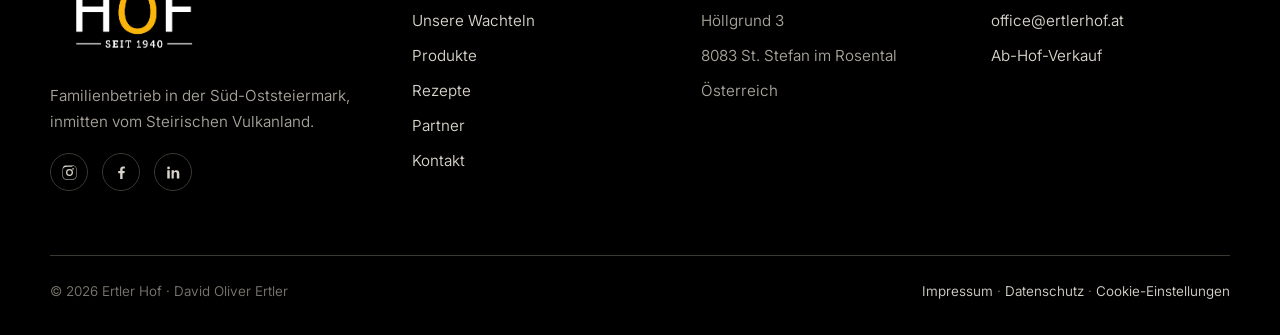
<file: hof.html>
<!DOCTYPE html>
<html lang="de">
<head>
<meta charset="utf-8">
<meta name="viewport" content="width=device-width, initial-scale=1">
<title>Der Hof — Geschichte, Konzept und Werte | Ertler Hof</title>
<meta name="description" content="Familienbetrieb seit 1940 in St. Stefan im Rosental: die Geschichte vom Bergsteffl, unser Team, die Agri-Photovoltaik mit 161 kWp und Besuche am Hof.">
<link rel="preconnect" href="https://fonts.googleapis.com">
<link rel="preconnect" href="https://fonts.gstatic.com" crossorigin>
<link href="https://fonts.googleapis.com/css2?family=Playfair+Display:wght@400;500;600&family=Inter:wght@300;350;400;500;600&display=swap" rel="stylesheet">
<link rel="canonical" href="https://ertlerhof.at/hof.html">
<meta property="og:type" content="website">
<meta property="og:site_name" content="Ertler Hof">
<meta property="og:locale" content="de_AT">
<meta property="og:url" content="https://ertlerhof.at/hof.html">
<meta property="og:title" content="Der Hof — Geschichte, Konzept und Werte | Ertler Hof">
<meta property="og:description" content="Familienbetrieb seit 1940 in St. Stefan im Rosental: die Geschichte vom Bergsteffl, unser Team, die Agri-Photovoltaik mit 161 kWp und Besuche am Hof.">
<meta property="og:image" content="https://ertlerhof.at/assets/img/hof-hero.jpg">
<meta name="twitter:card" content="summary_large_image">
<link rel="stylesheet" href="assets/css/style.css">
<link rel="icon" href="assets/img/logo-rund-gelb.png">
</head>
<body>

<header class="site-header">
  <div class="wrap header-inner">
    <a class="logo" href="/" aria-label="Ertler Hof — Startseite">
      <img src="assets/img/logo-ertlerhof.png" alt="Ertler Hof, seit 1940">
    </a>
    <button class="nav-toggle" aria-expanded="false" aria-label="Menü öffnen">
      <span></span><span></span><span></span>
    </button>
    <nav class="nav">
      <a href="hof.html" class="active">Der Hof</a>
      <a href="wachteln.html">Unsere Wachteln</a>
      <a href="produkte.html">Produkte</a>
      <a href="rezepte.html">Rezepte</a>
      <a href="produkte.html#partner">Partner</a>
      <a href="kontakt.html">Kontakt</a>
    </nav>
  </div>
</header>

<main>

  <section class="hero hero-compact">
    <div class="hero-bg">
      <img src="assets/img/hof-hero.jpg" alt="Luftaufnahme des Ertler Hofs von oben: Hofgebäude, Agri-Photovoltaik-Reihen, gemähte Wiesen und Wald" srcset="assets/img/hof-hero-850.jpg 850w, assets/img/hof-hero-1200.jpg 1200w, assets/img/hof-hero.jpg 1900w" sizes="100vw">
    </div>
    <div class="wrap">
      <span class="eyebrow">Über den Hof</span>
      <h1>Mehr als ein Betrieb. Ein Lebensweg.</h1>
    </div>
  </section>

  <!-- DER URSPRUNG -->
  <section class="bg-sand" id="ursprung">
    <div class="wrap">
      <div class="section-head">
        <span class="eyebrow">Der Ursprung</span>
        <h2>1940 kauften Cäcilia und Franz Ertler sen. den „Bergsteffl“.</h2>
        <p class="lead">Das ist der Anfang, auf den sich alles andere bezieht — und das Jahr, das
          bis heute in unserem Logo steht.</p>
        <p>„Bergsteffl“ ist der Vulgoname des Hofs. In der Steiermark trägt ein Hof seinen Hausnamen
          oft länger, als eine Familie ihn bewohnt: Er bleibt am Ort, auch wenn sich die Namen am
          Türschild ändern. Cäcilia und Franz haben diesen Hof übernommen und daraus gemacht, was
          drei Generationen später noch trägt.</p>
      </div>

      <div class="archive">
        <figure>
          <img src="assets/img/ursprung-hochzeit.jpg" alt="Historisches Hochzeitsfoto von Cäcilia und Franz Ertler sen." loading="lazy" decoding="async">
          <figcaption>Cäcilia und Franz Ertler sen. an ihrem Hochzeitstag.</figcaption>
        </figure>
        <figure>
          <img src="assets/img/ursprung-wohnhaus.jpg" alt="Historische Aufnahme des alten Wohnhauses am Ertler Hof" loading="lazy" decoding="async">
          <figcaption>Das alte Haus Bergsteffl — Schindeldach, Fensterläden, eine Bank an der
            Hauswand.</figcaption>
        </figure>
        <figure>
          <img src="assets/img/ursprung-ochsengespann.jpg" alt="Historische Aufnahme mit Ochsengespann vor den Hofgebäuden" loading="lazy" decoding="async">
          <figcaption>Mit dem Ochsengespann vor dem Hof. Für das meiste, was heute eine Maschine
            macht, brauchte es damals Tiere und Hände.</figcaption>
        </figure>
        <figure>
          <img src="assets/img/ursprung-messe.jpg" alt="Franz Ertler jun. als Kind in Trachtenjanker und Kappe, daneben Franz Ertler sen. im Anzug mit Hut, beim Besuch der Grazer Messe" loading="lazy" decoding="async">
          <figcaption>Franz Ertler jun. mit Franz sen. beim Besuch der Grazer Messe.</figcaption>
        </figure>
        <figure>
          <img src="assets/img/ursprung-hofalltag.jpg" alt="Cäcilia Ertler trägt im Winter einen Weidenkorb voll Holz über den verschneiten Hofplatz" loading="lazy" decoding="async">
          <figcaption>Der Korb von Cäcilia. Hofalltag im Winter — er war selten leicht und nie lange leer.</figcaption>
        </figure>
      </div>
    </div>
  </section>

  <!-- GESCHICHTE -->
  <section id="geschichte">
    <div class="wrap split wide-text">
      <div>
        <span class="eyebrow">Geschichte</span>
        <h2>Drei Generationen später.</h2>
        <p class="lead">Aus dem Hof, den Cäcilia und Franz gekauft haben, ist ein Betrieb geworden,
          der sich mehrfach verändert hat — ohne seinen Kern zu verlieren.</p>
        <p>Der Ertler Hof war immer ein Familienbetrieb. Meine Großeltern und meine Eltern haben ihn
          durch gute und schwierige Jahre getragen, ohne die Grundhaltung zu verlieren, mit der sie ihn
          übernommen hatten: Ein Hof hat eine Verantwortung — gegenüber dem Tier, dem Boden und der
          Familie.</p>
        <p>Heute wird der Hof in dritter Generation geführt. Das Haupthaus steht auf der linken
          Seite, rechts die Ställe, der Geräteschuppen und der Heuboden. Diese Fläche ist der
          Mittelpunkt des Hofs — und dort ist auch der Wachtelstall untergebracht.</p>
      </div>
      <div class="split-img">
        <figure class="figure">
          <img src="assets/img/hof-luftbild.jpg" alt="Luftaufnahme des Ertler Hofs von Süden, im Hintergrund die Ortschaft Wörth, der Gleichenberger Kogel und die Riegersburg" loading="lazy" decoding="async" srcset="assets/img/hof-luftbild-850.jpg 850w, assets/img/hof-luftbild.jpg 1400w" sizes="(max-width: 900px) 100vw, 50vw">
          <figcaption>Der Ertler Hof von Süden gesehen — rechts im Hintergrund die Ortschaft Wörth,
            dahinter der Gleichenberger Kogel und die Riegersburg.</figcaption>
        </figure>
      </div>
    </div>
  </section>

  <!-- KONZEPT -->
  <section class="bg-sand" id="konzept">
    <div class="wrap">
      <div class="section-head">
        <span class="eyebrow">Unser Konzept</span>
        <h2>Lieber ein Produkt, das wirklich gut ist, als zehn, die nur durchschnittlich sind.</h2>
      </div>
      <div class="grid g-3">
        <div>
          <h3>Fokus statt Breite</h3>
          <p>Wir konzentrieren uns auf ein Tier, das wir mit voller Aufmerksamkeit betreuen können:
            die Wachtel. Klein, aber aussagekräftig — und ein gutes Abbild dafür, was artgerechte
            Haltung bedeuten kann.</p>
        </div>
        <div>
          <h3>Direkt statt über Umwege</h3>
          <p>Haltung, Verpackung und Verkauf liegen in einer Hand. Unsere Eier gehen direkt an
            Kundinnen und Kunden und an Küchen in der Region — ohne Zwischenhandel, ohne lange
            Transporte.</p>
        </div>
        <div>
          <h3>Größe mit Maß</h3>
          <p>Rund 200 Wachteln sind keine industrielle Größenordnung. Wir wollen jedes Tier sehen
            und einschätzen können. Wächst der Hof, dann in einem Tempo, das wir verantworten.</p>
        </div>
      </div>
    </div>
  </section>

  <!-- WERTE -->
  <section id="werte">
    <div class="wrap">
      <div class="section-head">
        <span class="eyebrow">Unsere Werte</span>
        <h2>Woran wir Entscheidungen messen.</h2>
      </div>
      <div class="grid g-4">
        <div class="value">
          <span class="num">01</span><h3>Familie</h3>
          <p>Drei Generationen, ein Hof. Wissen wird weitergegeben, nicht neu erfunden.</p>
        </div>
        <div class="value">
          <span class="num">02</span><h3>Tierwohl</h3>
          <p>Platz, Licht, Sandbad und Rückzugsorte. Ein Tier soll Zeit haben, ein Tier zu sein.</p>
        </div>
        <div class="value">
          <span class="num">03</span><h3>Region</h3>
          <p>Kurze Wege und klare Herkunft. Was hier wächst, bleibt möglichst in der Steiermark.</p>
        </div>
        <div class="value">
          <span class="num">04</span><h3>Zeit</h3>
          <p>Qualität lässt sich nicht beschleunigen. Diese Überzeugung trägt den Hof seit 1940.</p>
        </div>
      </div>
    </div>
  </section>

  <!-- NATUR -->
  <section class="bg-dark on-dark">
    <div class="wrap split">
      <div class="split-img">
        <figure class="figure">
          <img src="assets/img/west-ansicht.jpg" alt="Blick aus Westen auf den Ertler Hof mit den Reihen der Agri-PV-Anlage" loading="lazy" decoding="async" srcset="assets/img/west-ansicht-850.jpg 850w, assets/img/west-ansicht.jpg 1400w" sizes="(max-width: 900px) 100vw, 50vw">
          <figcaption>Blick aus Westen auf den Ertler Hof.</figcaption>
        </figure>
      </div>
      <div>
        <span class="eyebrow">Rund um den Hof</span>
        <h2>Eine Naturoase mit einem ungewöhnlichen Namen.</h2>
        <p>Hinter den Gebäuden erstrecken sich zu allen Seiten grüne Blumenwiesen und Äcker, gesäumt
          von Wald mit Brombeerhecken, Farnen und Gebüsch. Wenn man vor der Blumenwiese steht, fragt
          man sich, wie ein so schöner Ort die Adresse Höllgrund haben kann — er gleicht eher einer
          Naturoase.</p>
        <p>Aus genau diesem Wald holen wir auch das, was die Wachteln am meisten freut: frische
          Zweige und Farne für neue Verstecke und weiche Nester im Stall.</p>
      </div>
    </div>
  </section>

  <!-- TEAM -->
  <section id="team">
    <div class="wrap">
      <div class="split wide-text" style="margin-bottom:clamp(36px,5vw,64px)">
        <div>
          <span class="eyebrow">Unser Team</span>
          <h2>Wer hier arbeitet.</h2>
          <p class="lead">Ein kleiner Hof lebt von wenigen Menschen, die vieles können — und von
            einem Hund, der der Meinung ist, dass ohne ihn gar nichts ginge.</p>
        </div>
        <div class="split-img">
          <figure class="figure wide">
            <img src="assets/img/franz-david.jpg" alt="Franz und David Ertler vor dem Holzstoß, mit einer Wachtel in den Händen" loading="lazy" decoding="async" srcset="assets/img/franz-david-850.jpg 850w, assets/img/franz-david.jpg 1400w" sizes="(max-width: 900px) 100vw, 50vw">
            <figcaption>Franz und David — zweite und dritte Generation, dazwischen eine unserer
              Wachteln.</figcaption>
          </figure>
        </div>
      </div>
      <div class="grid g-3">
        <div class="value">
          <span class="num">Betriebsführung</span>
          <h3>David Ertler</h3>
          <p>Führt den Hof in dritter Generation: Vermarktung, Kontakt zu den Küchen in der Region,
            Agri-PV — und die Entscheidungen, die über eine Saison hinausgehen. Daneben Co-Founder
            und Geschäftsführer von <a href="https://www.jack-works.at" target="_blank" rel="noopener">JACK</a>.</p>
        </div>
        <div class="value">
          <span class="num">Hof &amp; Erfahrung</span>
          <h3>Franz Ertler</h3>
          <p>Die Konstante am Hof — mit dem Wissen, das man nur über Jahrzehnte sammelt.</p>
        </div>
        <div class="value">
          <span class="num">Hof &amp; Tiere</span>
          <h3>Gabriel</h3>
          <p>Verantwortlich für die Tiere und die Flächen — und er züchtet unsere Wachteln. Dass
            jeden Monat Nachwuchs schlüpft, ist seine Arbeit.</p>
        </div>
        <div class="value">
          <span class="num">Facility Management</span>
          <h3>Manfred, genannt „Fredi“</h3>
          <p>Gelernter Maurer und damit so etwas wie unsere Leitung Facility Management: Wird am Hof
            gebaut, ausgebessert oder instand gehalten, hat Fredi die Hand drauf.</p>
        </div>
        <div class="value">
          <span class="num">Empfang</span>
          <h3>Asterix</h3>
          <p>Hofhund. Begrüßt jeden Besuch lautstark am Zaun und achtet darauf, dass am Hof alles
            rund läuft. Nicht nur die Wachteleier.</p>
        </div>
      </div>
    </div>
  </section>

  <!-- BESUCH -->
  <section class="bg-white" id="besuch">
    <div class="wrap">
      <div class="section-head">
        <span class="eyebrow">Besuch</span>
        <h2>Gäste aus Singapur, China, Tansania und England.</h2>
        <p class="lead">Höllgrund 3 liegt nicht an der Durchzugsstraße. Trotzdem standen hier schon
          Menschen aus drei Kontinenten am Zaun — begrüßt wurden sie alle zuerst von Asterix.</p>
        <p>Wer vorbeikommt, sieht den Stall, die Wiesen und die Wachteln. Keine Führung nach
          Programm, sondern einfach ein Rundgang über den Hof — und im besten Fall nimmt man ein
          paar Eier mit nach Hause.</p>
      </div>

      <div class="grid g-4">
        <figure class="figure">
          <img src="assets/img/gaeste-buggy.jpg" alt="David Ertler mit Gästen im Buggy auf den Wiesen des Ertler Hofs" loading="lazy" decoding="async" srcset="assets/img/gaeste-buggy-850.jpg 850w, assets/img/gaeste-buggy.jpg 1250w" sizes="(max-width: 560px) 100vw, (max-width: 900px) 50vw, 280px">
        </figure>
        <figure class="figure">
          <img src="assets/img/gaeste-wiese.jpg" alt="David Ertler mit Gästen auf der Blumenwiese am Ertler Hof" loading="lazy" decoding="async" srcset="assets/img/gaeste-wiese-850.jpg 850w, assets/img/gaeste-wiese.jpg 1400w" sizes="(max-width: 560px) 100vw, (max-width: 900px) 50vw, 280px">
        </figure>
        <figure class="figure">
          <img src="assets/img/gaeste-quad.jpg" alt="David Ertler mit einem Gast auf dem Quad über den Flächen des Ertler Hofs" loading="lazy" decoding="async" srcset="assets/img/gaeste-quad-850.jpg 850w, assets/img/gaeste-quad.jpg 1400w" sizes="(max-width: 560px) 100vw, (max-width: 900px) 50vw, 280px">
        </figure>
        <figure class="figure">
          <img src="assets/img/gaeste-drohne.jpg" alt="Besuchergruppe mit Drohne vor der Agri-PV-Anlage am Ertler Hof" loading="lazy" decoding="async" srcset="assets/img/gaeste-drohne-850.jpg 850w, assets/img/gaeste-drohne.jpg 1400w" sizes="(max-width: 560px) 100vw, (max-width: 900px) 50vw, 280px">
        </figure>
      </div>

      <div class="btn-row">
        <a class="btn btn-ghost" href="kontakt.html">Besuch vereinbaren</a>
      </div>
    </div>
  </section>

  <!-- AGRI-PV -->
  <section class="bg-sand" id="agripv">
    <div class="wrap split reverse">
      <div>
        <span class="eyebrow">Agri-Photovoltaik</span>
        <h2>161 kWp über der Wiese.</h2>
        <p class="lead">Auf unseren Flächen steht eine Agri-Photovoltaik-Anlage mit 161 kWp
          Spitzenleistung. Die Module stehen in Reihen über dem Grünland — darunter wird weiter
          gemäht und bewirtschaftet.</p>
        <p>Für uns ist das kein Widerspruch, sondern die naheliegende Nutzung eines Südhangs: Das
          Gras wächst weiter, das Tier frisst weiter, und dieselbe Fläche liefert zusätzlich Strom.</p>
        <p>Über die Energiegemeinschaft
          <a href="https://www.eg-austria.at" target="_blank" rel="noopener">eg-austria.at</a>
          können wir diesen Strom in ganz Österreich weitergeben — nicht nur an die direkte
          Nachbarschaft. Wer Interesse an Strom vom Ertler Hof hat, meldet sich einfach bei uns.</p>
        <div class="btn-row">
          <a class="btn btn-yellow" href="kontakt.html">Interesse an unserem Strom?</a>
        </div>
      </div>
      <div class="split-img">
        <figure class="figure">
          <img src="assets/img/agripv-hang.jpg" alt="Die Reihen der Agri-Photovoltaik-Anlage am Hang des Ertler Hofs, dahinter Wald und ein Traktor beim Mähen" loading="lazy" decoding="async" srcset="assets/img/agripv-hang-850.jpg 850w, assets/img/agripv-hang.jpg 1400w" sizes="(max-width: 900px) 100vw, 50vw">
          <figcaption>Die Modulreihen am Hang — dazwischen und darunter bleibt Grünland.</figcaption>
        </figure>
      </div>
    </div>
  </section>

  <!-- HOME OF JACK -->
  <section id="jack">
    <div class="wrap split">
      <div class="split-img">
        <figure class="figure">
          <img src="assets/img/jack.jpg" alt="Zwei ferngesteuerte JACK-Mähraupen auf einer Steilfläche am Ertler Hof" loading="lazy" decoding="async" srcset="assets/img/jack-850.jpg 850w, assets/img/jack.jpg 1400w" sizes="(max-width: 900px) 100vw, 50vw">
          <figcaption>JACK auf unseren Hängen — dort, wo die Idee entstanden ist.</figcaption>
        </figure>
      </div>
      <div>
        <span class="eyebrow">Home of JACK</span>
        <h2>Aus einem zu steilen Hang wurde eine Maschine.</h2>
        <p class="lead">Die Flächen rund um den Hof sind steil. Franz hat sie jahrelang mit dem
          Motormäher gemäht — Hang für Hang, Sommer für Sommer.</p>
        <p>Für David war nach der Übernahme klar, dass er das so nicht weitermachen will. Aus
          dieser Erkenntnis wurde <strong>JACK</strong>: eine ferngesteuerte Mähraupe für genau
          solche Steilflächen. Heute ist David Co-Founder und Geschäftsführer der Xplore Commerce
          GmbH, die JACK ein paar Minuten entfernt im Wirtschaftspark Süd in St. Stefan im Rosental
          baut.</p>
        <p>Unsere Hänge sind ihr Heimrevier — hier wird gemäht und getestet. Und weil sich so
          eine Maschine am besten im Einsatz zeigt, finden am Ertler Hof regelmäßig
          <strong>Mähtage</strong> statt: auf genau den Flächen, für die JACK gebaut wurde.</p>
        <div class="btn-row">
          <a class="btn btn-ghost" href="https://www.jack-works.at" target="_blank" rel="noopener">jack-works.at</a>
        </div>
      </div>
    </div>
  </section>

  <section class="bg-dark on-dark">
    <div class="wrap-narrow" style="text-align:center">
      <h2>Komm vorbei und schau es dir an.</h2>
      <p class="lead">Am besten kurz vorher anrufen — dann ist auch jemand da. Wir freuen uns auf
        jeden, der uns besuchen kommt oder unsere Produkte ausprobieren möchte.</p>
      <div class="btn-row" style="justify-content:center">
        <a class="btn btn-yellow" href="kontakt.html">Kontakt &amp; Anfahrt</a>
        <a class="btn btn-ghost" href="wachteln.html">Unsere Wachteln</a>
      </div>
    </div>
  </section>

</main>

<footer class="site-footer">
  <div class="wrap">
    <div class="footer-grid">
      <div>
        <div class="footer-logo"><img src="assets/img/logo-ertlerhof-invers.png" alt="Ertler Hof, seit 1940"></div>
        <p style="font-size:.95rem">Familienbetrieb in der Süd-Oststeiermark,<br>inmitten vom
          Steirischen Vulkanland.</p>
        <div class="social">
          <a href="https://www.instagram.com/ertlerhof/" target="_blank" rel="noopener" aria-label="Ertler Hof auf Instagram"><svg viewBox="0 0 24 24"><path d="M12 2.2c3.2 0 3.6 0 4.9.07 1.2.05 1.8.25 2.2.42.6.22 1 .48 1.4.9.4.4.7.8.9 1.4.2.4.4 1 .4 2.2.1 1.3.1 1.7.1 4.9s0 3.6-.1 4.9c0 1.2-.2 1.8-.4 2.2-.2.6-.5 1-.9 1.4-.4.4-.8.7-1.4.9-.4.2-1 .4-2.2.4-1.3.1-1.7.1-4.9.1s-3.6 0-4.9-.1c-1.2 0-1.8-.2-2.2-.4-.6-.2-1-.5-1.4-.9-.4-.4-.7-.8-.9-1.4-.2-.4-.4-1-.4-2.2C2.2 15.6 2.2 15.2 2.2 12s0-3.6.1-4.9c0-1.2.2-1.8.4-2.2.2-.6.5-1 .9-1.4.4-.4.8-.7 1.4-.9.4-.2 1-.4 2.2-.4C8.4 2.2 8.8 2.2 12 2.2Zm0 1.8c-3.1 0-3.5 0-4.7.07-1.1.05-1.7.24-2.1.4-.5.2-.9.43-1.2.77-.3.3-.6.7-.8 1.2-.2.4-.3 1-.4 2.1C2.8 8.5 2.8 8.9 2.8 12s0 3.5.07 4.7c.05 1.1.24 1.7.4 2.1.2.5.43.9.77 1.2.3.3.7.6 1.2.8.4.2 1 .3 2.1.4 1.2.06 1.6.07 4.7.07s3.5 0 4.7-.07c1.1-.05 1.7-.24 2.1-.4.5-.2.9-.43 1.2-.77.3-.3.6-.7.8-1.2.2-.4.3-1 .4-2.1.06-1.2.07-1.6.07-4.7s0-3.5-.07-4.7c-.05-1.1-.24-1.7-.4-2.1-.2-.5-.43-.9-.77-1.2-.3-.3-.7-.6-1.2-.8-.4-.2-1-.3-2.1-.4C15.5 4 15.1 4 12 4Zm0 3.1a4.9 4.9 0 1 1 0 9.8 4.9 4.9 0 0 1 0-9.8Zm0 8a3.1 3.1 0 1 0 0-6.2 3.1 3.1 0 0 0 0 6.2Zm6.2-8.2a1.15 1.15 0 1 1-2.3 0 1.15 1.15 0 0 1 2.3 0Z"/></svg></a>
          <a href="https://www.facebook.com/p/Ertler-Hof-100095494749086/" target="_blank" rel="noopener" aria-label="Ertler Hof auf Facebook"><svg viewBox="0 0 24 24"><path d="M13.5 21v-8h2.7l.4-3.1h-3.1V7.9c0-.9.25-1.5 1.55-1.5H16.7V3.6c-.3 0-1.3-.13-2.45-.13-2.43 0-4.1 1.48-4.1 4.2v2.34H7.4V13h2.75v8h3.35Z"/></svg></a>
          <a href="https://www.linkedin.com/company/ertler-hof/" target="_blank" rel="noopener" aria-label="Ertler Hof auf LinkedIn"><svg viewBox="0 0 24 24"><path d="M6.94 5.5a1.94 1.94 0 1 1-3.88 0 1.94 1.94 0 0 1 3.88 0ZM3.2 20.5h3.5V8.9H3.2v11.6Zm6.1-11.6h3.36v1.6h.05c.47-.85 1.6-1.75 3.3-1.75 3.53 0 4.19 2.2 4.19 5.07v6.68h-3.5v-5.92c0-1.41-.03-3.23-2.02-3.23-2.02 0-2.33 1.54-2.33 3.13v6.02H9.3V8.9Z"/></svg></a>
        </div>
      </div>
      <div>
        <h4>Seiten</h4>
        <ul>
          <li><a href="hof.html">Der Hof</a></li>
          <li><a href="wachteln.html">Unsere Wachteln</a></li>
          <li><a href="produkte.html">Produkte</a></li>
          <li><a href="rezepte.html">Rezepte</a></li>
          <li><a href="produkte.html#partner">Partner</a></li>
          <li><a href="kontakt.html">Kontakt</a></li>
        </ul>
      </div>
      <div>
        <h4>Adresse</h4>
        <ul>
          <li>Ertler Hof</li>
          <li>Höllgrund 3</li>
          <li>8083 St. Stefan im Rosental</li>
          <li>Österreich</li>
        </ul>
      </div>
      <div>
        <h4>Kontakt</h4>
        <ul>
          <li><a href="tel:+436641538086">0664 153 80 86</a></li>
          <li><a href="mailto:office@ertlerhof.at">office@ertlerhof.at</a></li>
          <li><a href="kontakt.html">Ab-Hof-Verkauf</a></li>
        </ul>
      </div>
    </div>
    <div class="footer-bottom">
      <span>© 2026 Ertler Hof · David Oliver Ertler</span>
      <span><a href="impressum.html">Impressum</a> · <a href="impressum.html#datenschutz">Datenschutz</a> · <a href="#" onclick="ertlerhofConsent&&ertlerhofConsent.open();return false">Cookie-Einstellungen</a></span>
    </div>
  </div>
</footer>

<script src="assets/js/main.js"></script>
<script src="assets/js/consent.js"></script>
</body>
</html>
</file>
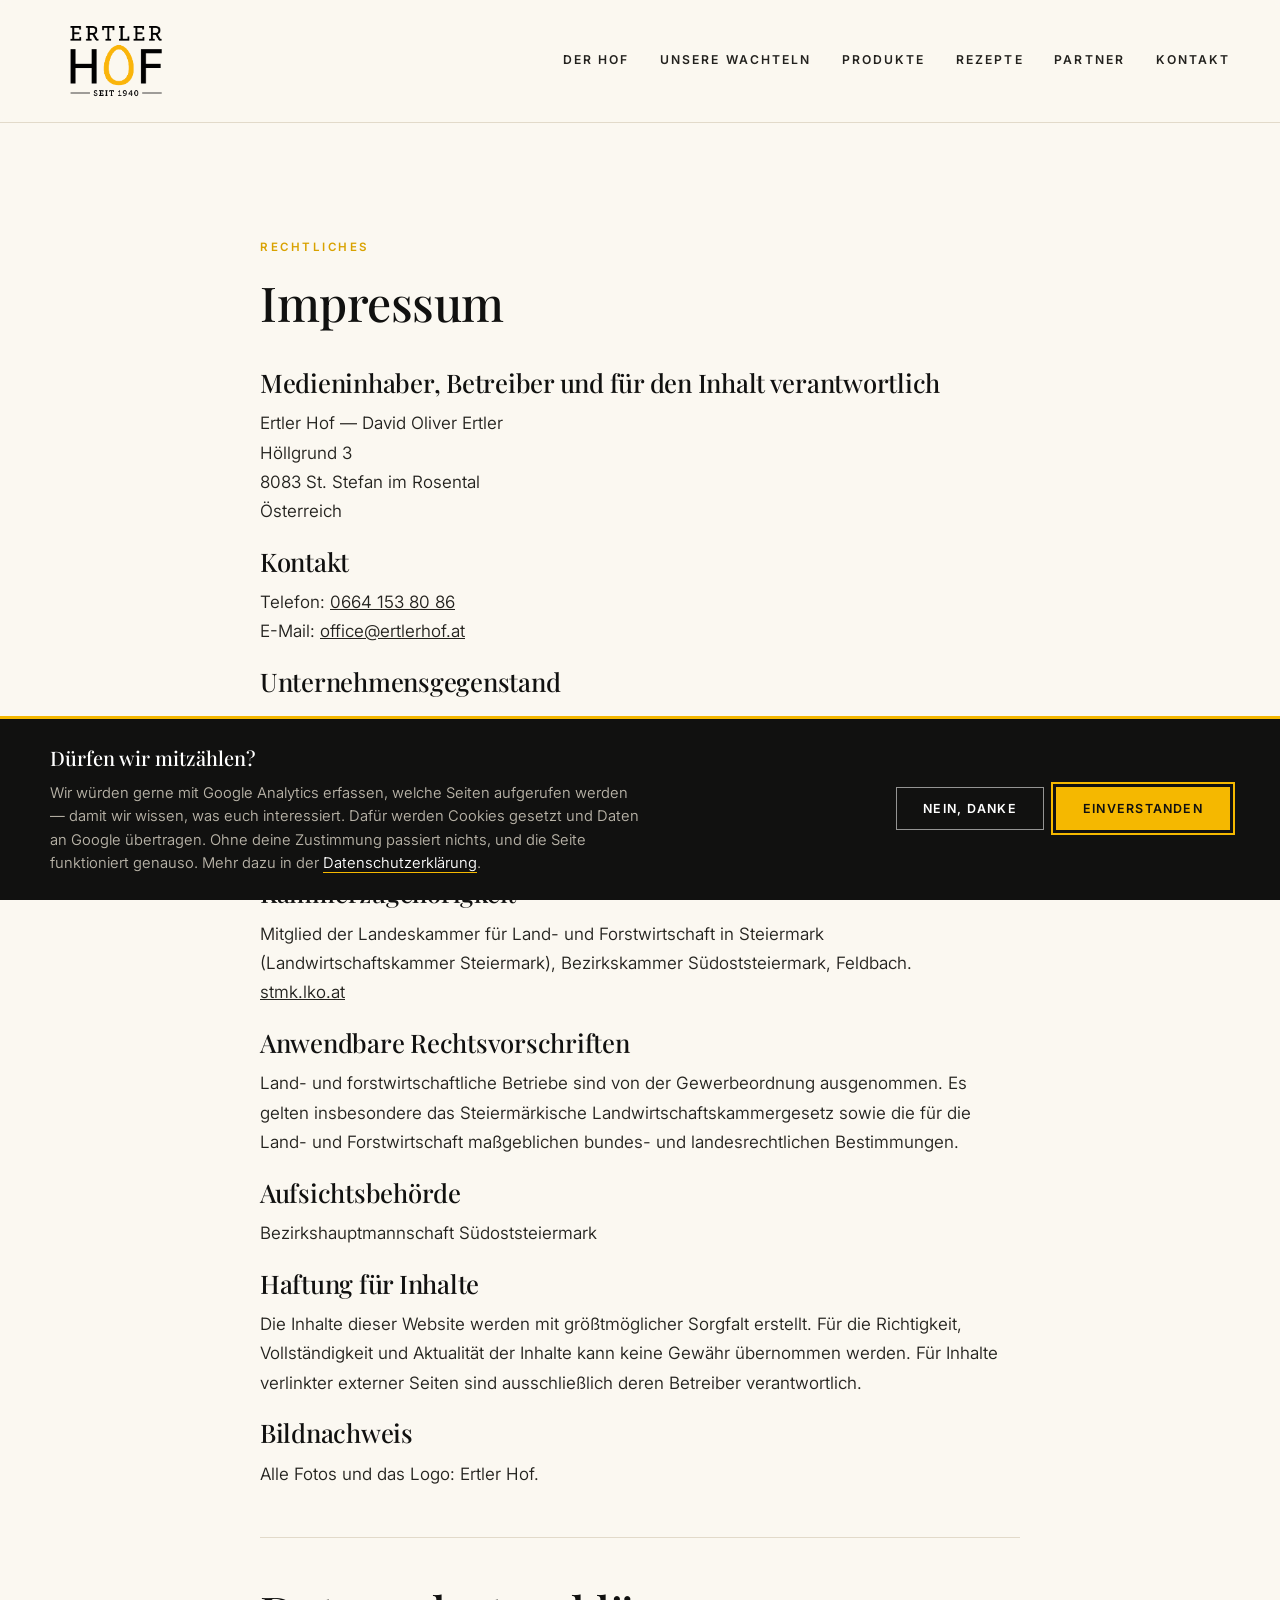
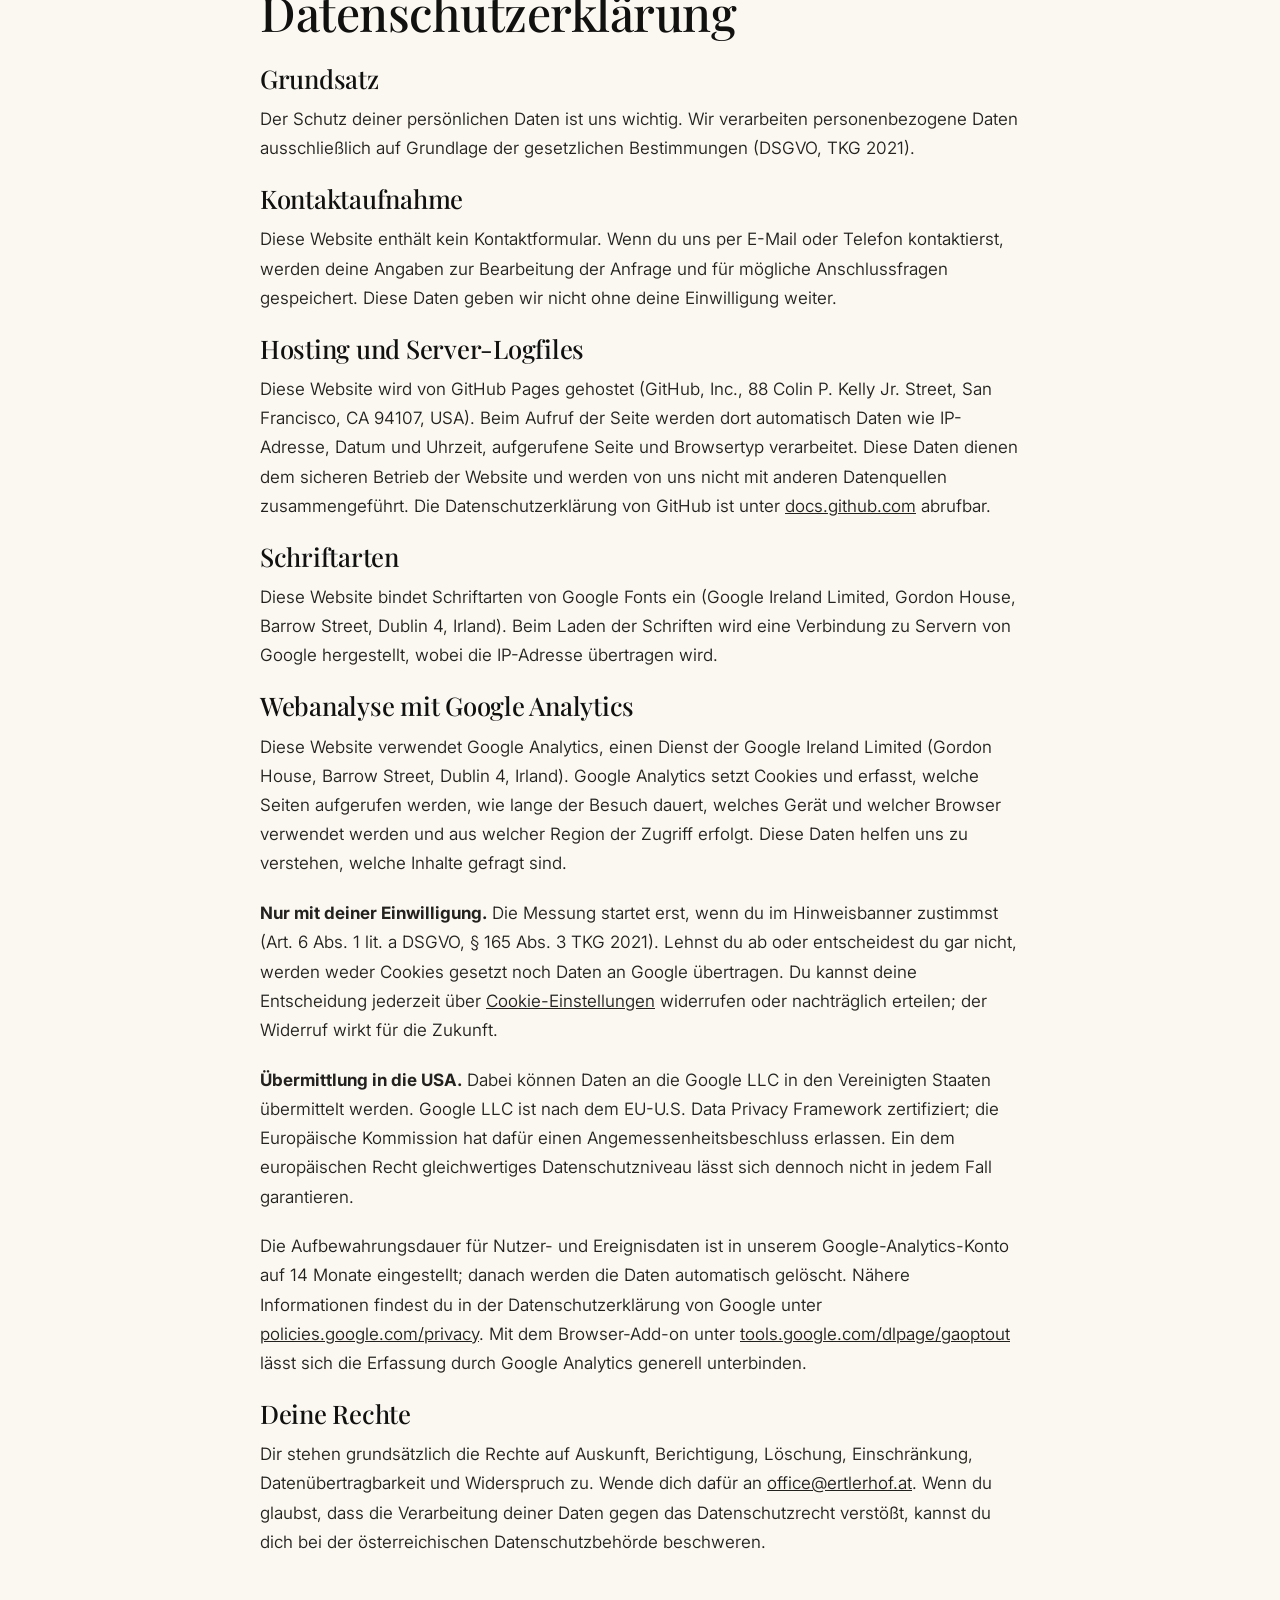
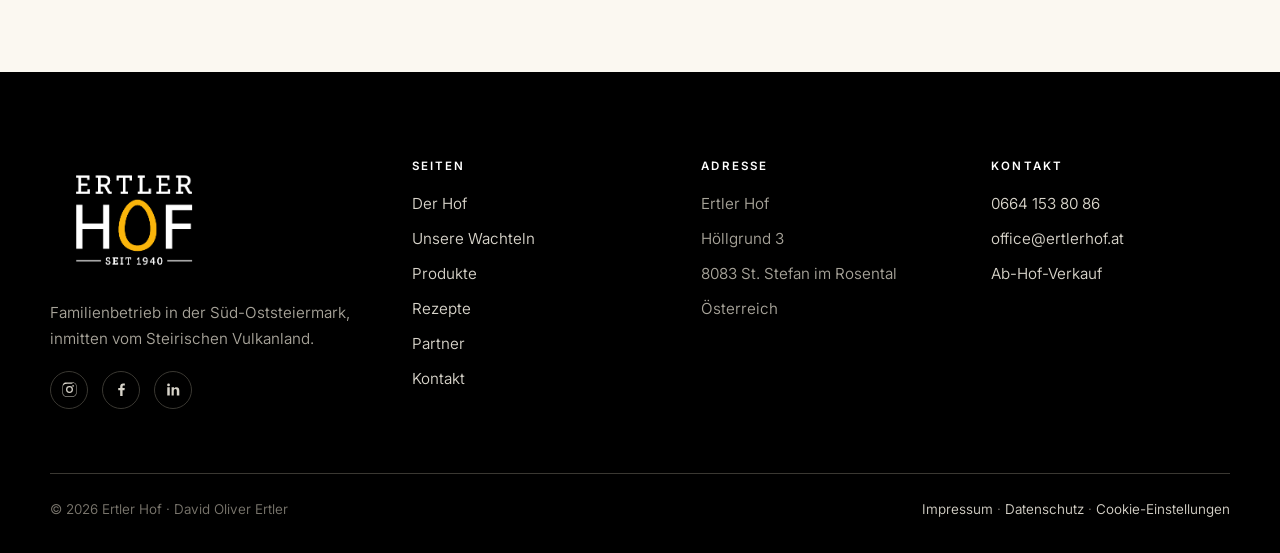
<file: impressum.html>
<!DOCTYPE html>
<html lang="de">
<head>
<meta charset="utf-8">
<meta name="viewport" content="width=device-width, initial-scale=1">
<title>Impressum &amp; Datenschutz | Ertler Hof</title>
<meta name="description" content="Impressum und Datenschutzerklärung des Ertler Hofs, Höllgrund 3, 8083 St. Stefan im Rosental.">
<meta name="robots" content="noindex">
<link rel="preconnect" href="https://fonts.googleapis.com">
<link rel="preconnect" href="https://fonts.gstatic.com" crossorigin>
<link href="https://fonts.googleapis.com/css2?family=Playfair+Display:wght@400;500;600&family=Inter:wght@300;350;400;500;600&display=swap" rel="stylesheet">
<link rel="canonical" href="https://ertlerhof.at/impressum.html">
<meta property="og:type" content="website">
<meta property="og:site_name" content="Ertler Hof">
<meta property="og:locale" content="de_AT">
<meta property="og:url" content="https://ertlerhof.at/impressum.html">
<meta property="og:title" content="Impressum &amp; Datenschutz | Ertler Hof">
<meta property="og:description" content="Impressum und Datenschutzerklärung des Ertler Hofs, Höllgrund 3, 8083 St. Stefan im Rosental.">
<meta property="og:image" content="https://ertlerhof.at/assets/img/hero-hof.jpg">
<meta name="twitter:card" content="summary_large_image">
<link rel="stylesheet" href="assets/css/style.css">
<link rel="icon" href="assets/img/logo-rund-gelb.png">
</head>
<body>

<header class="site-header">
  <div class="wrap header-inner">
    <a class="logo" href="/" aria-label="Ertler Hof — Startseite">
      <img src="assets/img/logo-ertlerhof.png" alt="Ertler Hof, seit 1940">
    </a>
    <button class="nav-toggle" aria-expanded="false" aria-label="Menü öffnen">
      <span></span><span></span><span></span>
    </button>
    <nav class="nav">
      <a href="hof.html">Der Hof</a>
      <a href="wachteln.html">Unsere Wachteln</a>
      <a href="produkte.html">Produkte</a>
      <a href="rezepte.html">Rezepte</a>
      <a href="produkte.html#partner">Partner</a>
      <a href="kontakt.html">Kontakt</a>
    </nav>
  </div>
</header>

<main>
  <section>
    <div class="wrap-narrow">
      <span class="eyebrow">Rechtliches</span>
      <h1 style="font-size:clamp(2rem,4.5vw,3rem)">Impressum</h1>

      <h3 style="margin-top:2.4rem">Medieninhaber, Betreiber und für den Inhalt verantwortlich</h3>
      <p>
        Ertler Hof — David Oliver Ertler<br>
        Höllgrund 3<br>
        8083 St. Stefan im Rosental<br>
        Österreich
      </p>

      <h3>Kontakt</h3>
      <p>
        Telefon: <a href="tel:+436641538086">0664 153 80 86</a><br>
        E-Mail: <a href="mailto:office@ertlerhof.at">office@ertlerhof.at</a>
      </p>

      <h3>Unternehmensgegenstand</h3>
      <p>Land- und forstwirtschaftlicher Betrieb mit Haltung und Zucht von Wachteln sowie
        Direktvermarktung von Wachteleiern, Zuchttieren, Bruteiern und Lavendelprodukten.</p>

      <h3>Betriebsnummer</h3>
      <p>2959925</p>

      <h3>Kammerzugehörigkeit</h3>
      <p>Mitglied der Landeskammer für Land- und Forstwirtschaft in Steiermark
        (Landwirtschaftskammer Steiermark), Bezirkskammer Südoststeiermark, Feldbach.<br>
        <a href="https://stmk.lko.at" target="_blank" rel="noopener">stmk.lko.at</a></p>

      <h3>Anwendbare Rechtsvorschriften</h3>
      <p>Land- und forstwirtschaftliche Betriebe sind von der Gewerbeordnung ausgenommen. Es gelten
        insbesondere das Steiermärkische Landwirtschaftskammergesetz sowie die für die Land- und
        Forstwirtschaft maßgeblichen bundes- und landesrechtlichen Bestimmungen.</p>

      <h3>Aufsichtsbehörde</h3>
      <p>Bezirkshauptmannschaft Südoststeiermark</p>

      <h3>Haftung für Inhalte</h3>
      <p>Die Inhalte dieser Website werden mit größtmöglicher Sorgfalt erstellt. Für die Richtigkeit,
        Vollständigkeit und Aktualität der Inhalte kann keine Gewähr übernommen werden. Für Inhalte
        verlinkter externer Seiten sind ausschließlich deren Betreiber verantwortlich.</p>

      <h3>Bildnachweis</h3>
      <p>Alle Fotos und das Logo: Ertler Hof.</p>

      <hr style="margin:3rem 0; border:0; border-top:1px solid var(--line)">

      <h2 id="datenschutz">Datenschutzerklärung</h2>

      <h3>Grundsatz</h3>
      <p>Der Schutz deiner persönlichen Daten ist uns wichtig. Wir verarbeiten personenbezogene Daten
        ausschließlich auf Grundlage der gesetzlichen Bestimmungen (DSGVO, TKG 2021).</p>

      <h3>Kontaktaufnahme</h3>
      <p>Diese Website enthält kein Kontaktformular. Wenn du uns per E-Mail oder Telefon
        kontaktierst, werden deine Angaben zur Bearbeitung der Anfrage und für mögliche
        Anschlussfragen gespeichert. Diese Daten geben wir nicht ohne deine Einwilligung weiter.</p>

      <h3>Hosting und Server-Logfiles</h3>
      <p>Diese Website wird von GitHub Pages gehostet (GitHub, Inc., 88 Colin P. Kelly Jr. Street,
        San Francisco, CA 94107, USA). Beim Aufruf der Seite werden dort automatisch Daten wie
        IP-Adresse, Datum und Uhrzeit, aufgerufene Seite und Browsertyp verarbeitet. Diese Daten
        dienen dem sicheren Betrieb der Website und werden von uns nicht mit anderen Datenquellen
        zusammengeführt. Die Datenschutzerklärung von GitHub ist unter
        <a href="https://docs.github.com/site-policy/privacy-policies/github-privacy-statement" target="_blank" rel="noopener">docs.github.com</a>
        abrufbar.</p>

      <h3>Schriftarten</h3>
      <p>Diese Website bindet Schriftarten von Google Fonts ein (Google Ireland Limited, Gordon
        House, Barrow Street, Dublin 4, Irland). Beim Laden der Schriften wird eine Verbindung zu
        Servern von Google hergestellt, wobei die IP-Adresse übertragen wird.</p>

      <h3>Webanalyse mit Google Analytics</h3>
      <p>Diese Website verwendet Google Analytics, einen Dienst der Google Ireland Limited (Gordon
        House, Barrow Street, Dublin 4, Irland). Google Analytics setzt Cookies und erfasst, welche
        Seiten aufgerufen werden, wie lange der Besuch dauert, welches Gerät und welcher Browser
        verwendet werden und aus welcher Region der Zugriff erfolgt. Diese Daten helfen uns zu
        verstehen, welche Inhalte gefragt sind.</p>
      <p><strong>Nur mit deiner Einwilligung.</strong> Die Messung startet erst, wenn du im
        Hinweisbanner zustimmst (Art. 6 Abs. 1 lit. a DSGVO, § 165 Abs. 3 TKG 2021). Lehnst du ab
        oder entscheidest du gar nicht, werden weder Cookies gesetzt noch Daten an Google
        übertragen. Du kannst deine Entscheidung jederzeit über
        <a href="#" onclick="ertlerhofConsent&amp;&amp;ertlerhofConsent.open();return false">Cookie-Einstellungen</a>
        widerrufen oder nachträglich erteilen; der Widerruf wirkt für die Zukunft.</p>
      <p><strong>Übermittlung in die USA.</strong> Dabei können Daten an die Google LLC in den
        Vereinigten Staaten übermittelt werden. Google LLC ist nach dem EU-U.S. Data Privacy
        Framework zertifiziert; die Europäische Kommission hat dafür einen Angemessenheitsbeschluss
        erlassen. Ein dem europäischen Recht gleichwertiges Datenschutzniveau lässt sich dennoch
        nicht in jedem Fall garantieren.</p>
      <p>Die Aufbewahrungsdauer für Nutzer- und Ereignisdaten ist in unserem Google-Analytics-Konto auf 14 Monate eingestellt; danach werden die Daten automatisch gelöscht. Nähere Informationen
        findest du in der Datenschutzerklärung von Google unter
        <a href="https://policies.google.com/privacy" target="_blank" rel="noopener">policies.google.com/privacy</a>.
        Mit dem Browser-Add-on unter
        <a href="https://tools.google.com/dlpage/gaoptout" target="_blank" rel="noopener">tools.google.com/dlpage/gaoptout</a>
        lässt sich die Erfassung durch Google Analytics generell unterbinden.</p>

      <h3>Deine Rechte</h3>
      <p>Dir stehen grundsätzlich die Rechte auf Auskunft, Berichtigung, Löschung, Einschränkung,
        Datenübertragbarkeit und Widerspruch zu. Wende dich dafür an
        <a href="mailto:office@ertlerhof.at">office@ertlerhof.at</a>. Wenn du glaubst, dass die
        Verarbeitung deiner Daten gegen das Datenschutzrecht verstößt, kannst du dich bei der
        österreichischen Datenschutzbehörde beschweren.</p>
    </div>
  </section>
</main>

<footer class="site-footer">
  <div class="wrap">
    <div class="footer-grid">
      <div>
        <div class="footer-logo"><img src="assets/img/logo-ertlerhof-invers.png" alt="Ertler Hof, seit 1940"></div>
        <p style="font-size:.95rem">Familienbetrieb in der Süd-Oststeiermark,<br>inmitten vom
          Steirischen Vulkanland.</p>
        <div class="social">
          <a href="https://www.instagram.com/ertlerhof/" target="_blank" rel="noopener" aria-label="Ertler Hof auf Instagram"><svg viewBox="0 0 24 24"><path d="M12 2.2c3.2 0 3.6 0 4.9.07 1.2.05 1.8.25 2.2.42.6.22 1 .48 1.4.9.4.4.7.8.9 1.4.2.4.4 1 .4 2.2.1 1.3.1 1.7.1 4.9s0 3.6-.1 4.9c0 1.2-.2 1.8-.4 2.2-.2.6-.5 1-.9 1.4-.4.4-.8.7-1.4.9-.4.2-1 .4-2.2.4-1.3.1-1.7.1-4.9.1s-3.6 0-4.9-.1c-1.2 0-1.8-.2-2.2-.4-.6-.2-1-.5-1.4-.9-.4-.4-.7-.8-.9-1.4-.2-.4-.4-1-.4-2.2C2.2 15.6 2.2 15.2 2.2 12s0-3.6.1-4.9c0-1.2.2-1.8.4-2.2.2-.6.5-1 .9-1.4.4-.4.8-.7 1.4-.9.4-.2 1-.4 2.2-.4C8.4 2.2 8.8 2.2 12 2.2Zm0 1.8c-3.1 0-3.5 0-4.7.07-1.1.05-1.7.24-2.1.4-.5.2-.9.43-1.2.77-.3.3-.6.7-.8 1.2-.2.4-.3 1-.4 2.1C2.8 8.5 2.8 8.9 2.8 12s0 3.5.07 4.7c.05 1.1.24 1.7.4 2.1.2.5.43.9.77 1.2.3.3.7.6 1.2.8.4.2 1 .3 2.1.4 1.2.06 1.6.07 4.7.07s3.5 0 4.7-.07c1.1-.05 1.7-.24 2.1-.4.5-.2.9-.43 1.2-.77.3-.3.6-.7.8-1.2.2-.4.3-1 .4-2.1.06-1.2.07-1.6.07-4.7s0-3.5-.07-4.7c-.05-1.1-.24-1.7-.4-2.1-.2-.5-.43-.9-.77-1.2-.3-.3-.7-.6-1.2-.8-.4-.2-1-.3-2.1-.4C15.5 4 15.1 4 12 4Zm0 3.1a4.9 4.9 0 1 1 0 9.8 4.9 4.9 0 0 1 0-9.8Zm0 8a3.1 3.1 0 1 0 0-6.2 3.1 3.1 0 0 0 0 6.2Zm6.2-8.2a1.15 1.15 0 1 1-2.3 0 1.15 1.15 0 0 1 2.3 0Z"/></svg></a>
          <a href="https://www.facebook.com/p/Ertler-Hof-100095494749086/" target="_blank" rel="noopener" aria-label="Ertler Hof auf Facebook"><svg viewBox="0 0 24 24"><path d="M13.5 21v-8h2.7l.4-3.1h-3.1V7.9c0-.9.25-1.5 1.55-1.5H16.7V3.6c-.3 0-1.3-.13-2.45-.13-2.43 0-4.1 1.48-4.1 4.2v2.34H7.4V13h2.75v8h3.35Z"/></svg></a>
          <a href="https://www.linkedin.com/company/ertler-hof/" target="_blank" rel="noopener" aria-label="Ertler Hof auf LinkedIn"><svg viewBox="0 0 24 24"><path d="M6.94 5.5a1.94 1.94 0 1 1-3.88 0 1.94 1.94 0 0 1 3.88 0ZM3.2 20.5h3.5V8.9H3.2v11.6Zm6.1-11.6h3.36v1.6h.05c.47-.85 1.6-1.75 3.3-1.75 3.53 0 4.19 2.2 4.19 5.07v6.68h-3.5v-5.92c0-1.41-.03-3.23-2.02-3.23-2.02 0-2.33 1.54-2.33 3.13v6.02H9.3V8.9Z"/></svg></a>
        </div>
      </div>
      <div>
        <h4>Seiten</h4>
        <ul>
          <li><a href="hof.html">Der Hof</a></li>
          <li><a href="wachteln.html">Unsere Wachteln</a></li>
          <li><a href="produkte.html">Produkte</a></li>
          <li><a href="rezepte.html">Rezepte</a></li>
          <li><a href="produkte.html#partner">Partner</a></li>
          <li><a href="kontakt.html">Kontakt</a></li>
        </ul>
      </div>
      <div>
        <h4>Adresse</h4>
        <ul>
          <li>Ertler Hof</li>
          <li>Höllgrund 3</li>
          <li>8083 St. Stefan im Rosental</li>
          <li>Österreich</li>
        </ul>
      </div>
      <div>
        <h4>Kontakt</h4>
        <ul>
          <li><a href="tel:+436641538086">0664 153 80 86</a></li>
          <li><a href="mailto:office@ertlerhof.at">office@ertlerhof.at</a></li>
          <li><a href="kontakt.html">Ab-Hof-Verkauf</a></li>
        </ul>
      </div>
    </div>
    <div class="footer-bottom">
      <span>© 2026 Ertler Hof · David Oliver Ertler</span>
      <span><a href="impressum.html">Impressum</a> · <a href="impressum.html#datenschutz">Datenschutz</a> · <a href="#" onclick="ertlerhofConsent&&ertlerhofConsent.open();return false">Cookie-Einstellungen</a></span>
    </div>
  </div>
</footer>

<script src="assets/js/main.js"></script>
<script src="assets/js/consent.js"></script>
</body>
</html>
</file>
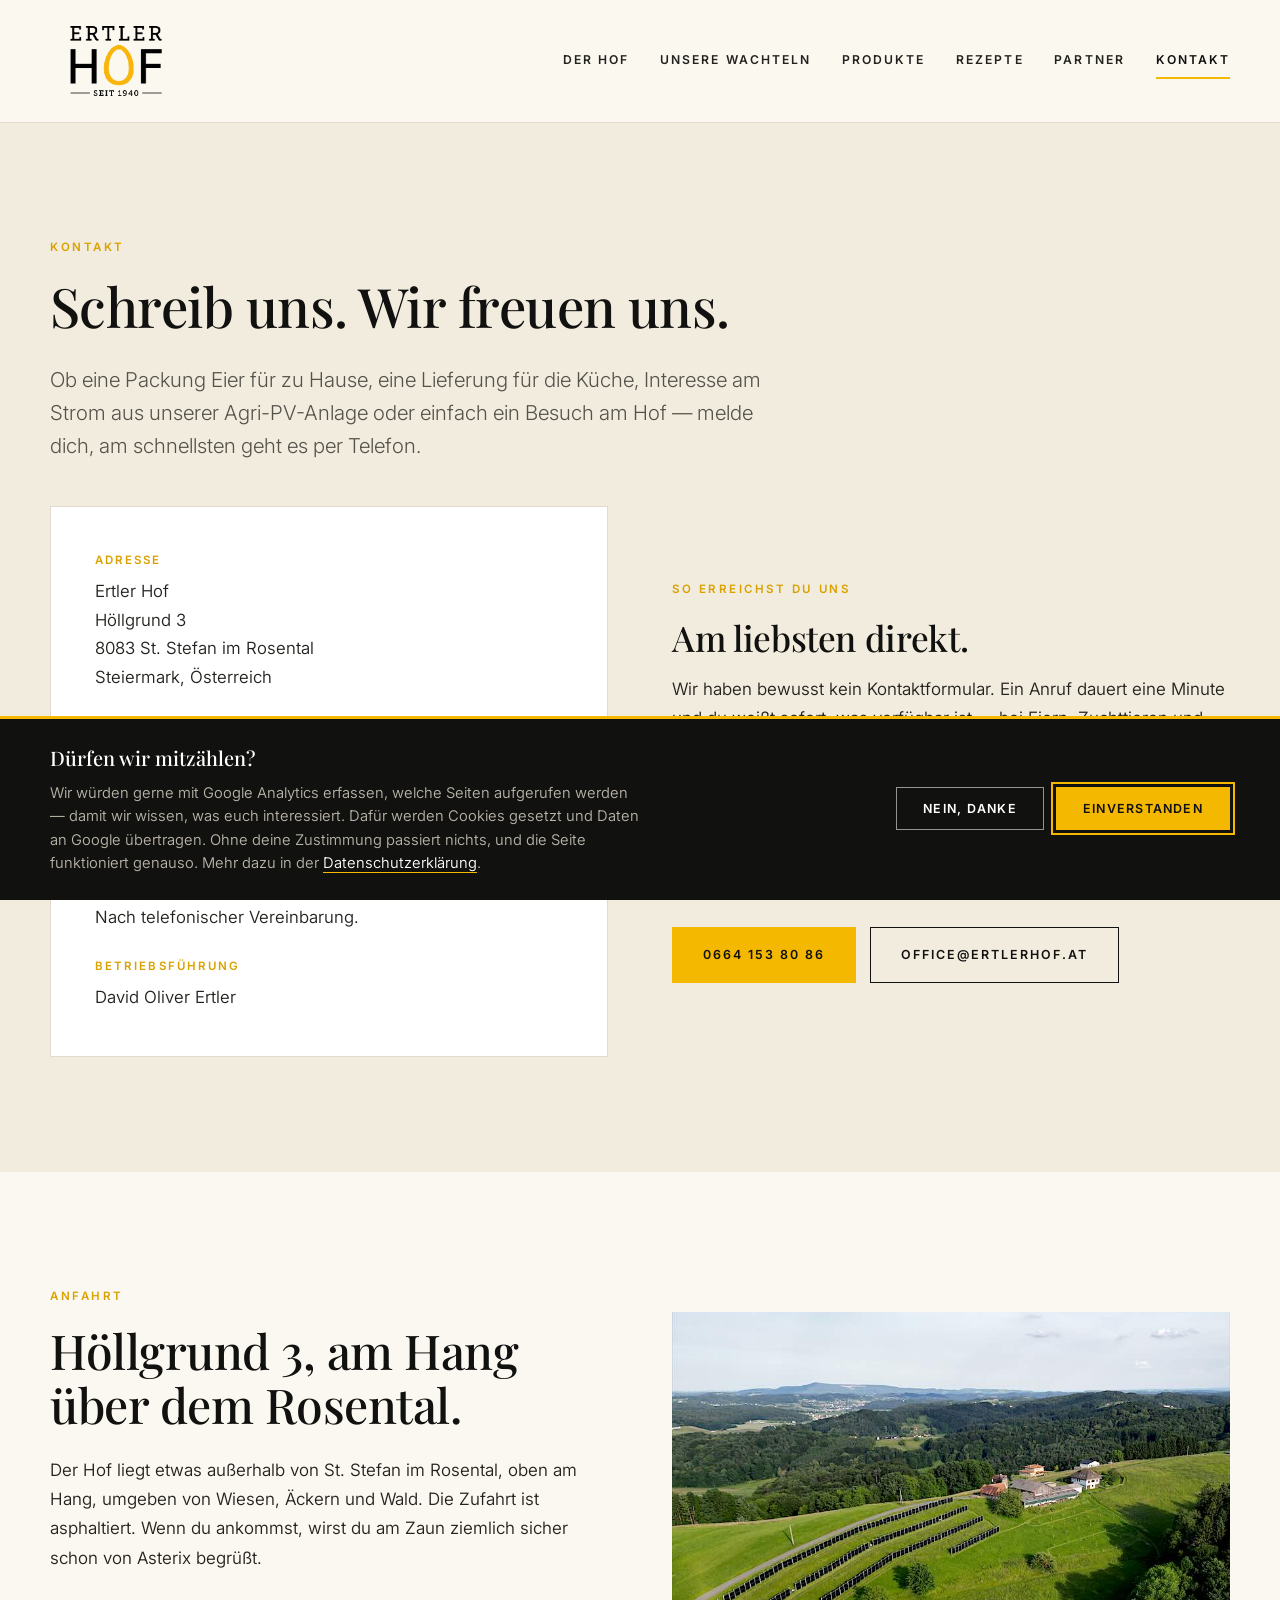
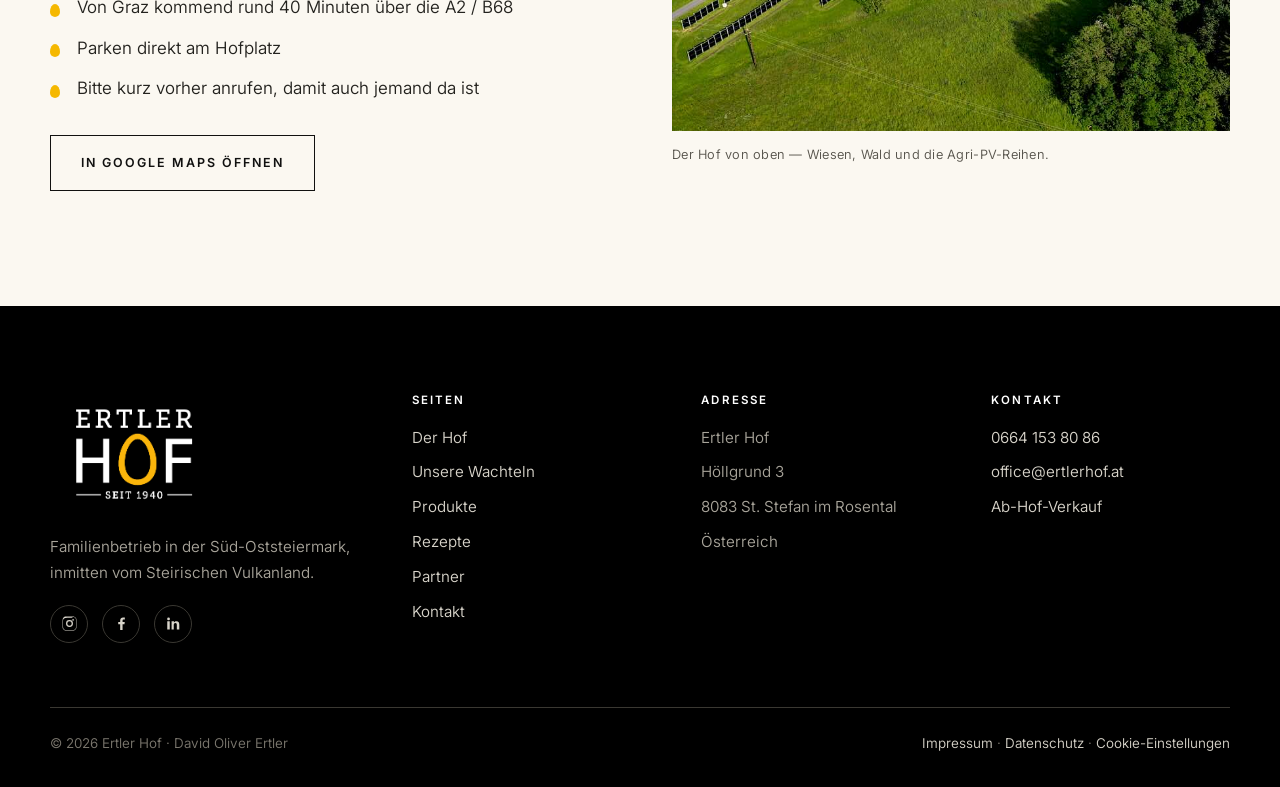
<file: kontakt.html>
<!DOCTYPE html>
<html lang="de">
<head>
<meta charset="utf-8">
<meta name="viewport" content="width=device-width, initial-scale=1">
<title>Kontakt &amp; Anfahrt — Ertler Hof, St. Stefan im Rosental</title>
<meta name="description" content="Ertler Hof, Höllgrund 3, 8083 St. Stefan im Rosental. Telefon 0664 153 80 86. Ab-Hof-Verkauf nach telefonischer Vereinbarung.">
<link rel="preconnect" href="https://fonts.googleapis.com">
<link rel="preconnect" href="https://fonts.gstatic.com" crossorigin>
<link href="https://fonts.googleapis.com/css2?family=Playfair+Display:wght@400;500;600&family=Inter:wght@300;350;400;500;600&display=swap" rel="stylesheet">
<link rel="canonical" href="https://ertlerhof.at/kontakt.html">
<meta property="og:type" content="website">
<meta property="og:site_name" content="Ertler Hof">
<meta property="og:locale" content="de_AT">
<meta property="og:url" content="https://ertlerhof.at/kontakt.html">
<meta property="og:title" content="Kontakt &amp; Anfahrt — Ertler Hof, St. Stefan im Rosental">
<meta property="og:description" content="Ertler Hof, Höllgrund 3, 8083 St. Stefan im Rosental. Telefon 0664 153 80 86. Ab-Hof-Verkauf nach telefonischer Vereinbarung.">
<meta property="og:image" content="https://ertlerhof.at/assets/img/hero-hof.jpg">
<meta name="twitter:card" content="summary_large_image">
<link rel="stylesheet" href="assets/css/style.css">
<link rel="icon" href="assets/img/logo-rund-gelb.png">
</head>
<body>

<header class="site-header">
  <div class="wrap header-inner">
    <a class="logo" href="/" aria-label="Ertler Hof — Startseite">
      <img src="assets/img/logo-ertlerhof.png" alt="Ertler Hof, seit 1940">
    </a>
    <button class="nav-toggle" aria-expanded="false" aria-label="Menü öffnen">
      <span></span><span></span><span></span>
    </button>
    <nav class="nav">
      <a href="hof.html">Der Hof</a>
      <a href="wachteln.html">Unsere Wachteln</a>
      <a href="produkte.html">Produkte</a>
      <a href="rezepte.html">Rezepte</a>
      <a href="produkte.html#partner">Partner</a>
      <a href="kontakt.html" class="active">Kontakt</a>
    </nav>
  </div>
</header>

<main>

  <section class="bg-sand">
    <div class="wrap">
      <div class="section-head" style="margin-bottom:clamp(28px,4vw,44px)">
        <span class="eyebrow">Kontakt</span>
        <h1 style="font-size:clamp(2.2rem,5vw,3.4rem)">Schreib uns. Wir freuen uns.</h1>
        <p class="lead">Ob eine Packung Eier für zu Hause, eine Lieferung für die Küche, Interesse
          am Strom aus unserer Agri-PV-Anlage oder einfach ein Besuch am Hof — melde dich, am
          schnellsten geht es per Telefon.</p>
      </div>

      <div class="split">
        <div class="contact-card">
          <dl style="margin:0">
            <dt>Adresse</dt>
            <dd>Ertler Hof<br>Höllgrund 3<br>8083 St. Stefan im Rosental<br>Steiermark, Österreich</dd>

            <dt>Telefon</dt>
            <dd><a href="tel:+436641538086">0664 153 80 86</a></dd>

            <dt>E-Mail</dt>
            <dd><a href="mailto:office@ertlerhof.at">office@ertlerhof.at</a></dd>

            <dt>Ab-Hof-Verkauf</dt>
            <dd>Nach telefonischer Vereinbarung.</dd>

            <dt>Betriebsführung</dt>
            <dd>David Oliver Ertler</dd>
          </dl>
        </div>

        <div>
          <span class="eyebrow">So erreichst du uns</span>
          <h2 style="font-size:clamp(1.6rem,3vw,2.2rem)">Am liebsten direkt.</h2>
          <p>Wir haben bewusst kein Kontaktformular. Ein Anruf dauert eine Minute und du weißt
            sofort, was verfügbar ist — bei Eiern, Zuchttieren und Bruteiern ändert sich das
            wöchentlich.</p>
          <ul class="egg-list" style="margin:1.4rem 0">
            <li>Am schnellsten: anrufen</li>
            <li>Für Bestellungen mit Menge und Termin: E-Mail</li>
            <li>Für einen Besuch am Hof: vorher kurz anrufen</li>
          </ul>
          <div class="btn-row">
            <a class="btn btn-yellow" href="tel:+436641538086">0664 153 80 86</a>
            <a class="btn btn-ghost" href="mailto:office@ertlerhof.at">office@ertlerhof.at</a>
          </div>
        </div>
      </div>
    </div>
  </section>

  <!-- ANFAHRT -->
  <section>
    <div class="wrap split">
      <div>
        <span class="eyebrow">Anfahrt</span>
        <h2>Höllgrund 3, am Hang über dem Rosental.</h2>
        <p>Der Hof liegt etwas außerhalb von St. Stefan im Rosental, oben am Hang, umgeben von
          Wiesen, Äckern und Wald. Die Zufahrt ist asphaltiert. Wenn du ankommst, wirst du am Zaun
          ziemlich sicher schon von Asterix begrüßt.</p>
        <ul class="egg-list">
          <li>Von Graz kommend rund 40 Minuten über die A2 / B68</li>
          <li>Parken direkt am Hofplatz</li>
          <li>Bitte kurz vorher anrufen, damit auch jemand da ist</li>
        </ul>
        <div class="btn-row">
          <a class="btn btn-ghost" href="https://www.google.com/maps/search/?api=1&amp;query=H%C3%B6llgrund+3%2C+8083+St.+Stefan+im+Rosental" target="_blank" rel="noopener">In Google Maps öffnen</a>
        </div>
      </div>
      <div class="split-img">
        <figure class="figure">
          <img src="assets/img/hero-hof.jpg" alt="Der Ertler Hof mit umliegenden Flächen aus der Luft" loading="lazy" decoding="async" srcset="assets/img/hero-hof-850.jpg 850w, assets/img/hero-hof-1200.jpg 1200w, assets/img/hero-hof.jpg 1900w" sizes="(max-width: 900px) 100vw, 50vw">
          <figcaption>Der Hof von oben — Wiesen, Wald und die Agri-PV-Reihen.</figcaption>
        </figure>
      </div>
    </div>
  </section>

</main>

<footer class="site-footer">
  <div class="wrap">
    <div class="footer-grid">
      <div>
        <div class="footer-logo"><img src="assets/img/logo-ertlerhof-invers.png" alt="Ertler Hof, seit 1940"></div>
        <p style="font-size:.95rem">Familienbetrieb in der Süd-Oststeiermark,<br>inmitten vom
          Steirischen Vulkanland.</p>
        <div class="social">
          <a href="https://www.instagram.com/ertlerhof/" target="_blank" rel="noopener" aria-label="Ertler Hof auf Instagram"><svg viewBox="0 0 24 24"><path d="M12 2.2c3.2 0 3.6 0 4.9.07 1.2.05 1.8.25 2.2.42.6.22 1 .48 1.4.9.4.4.7.8.9 1.4.2.4.4 1 .4 2.2.1 1.3.1 1.7.1 4.9s0 3.6-.1 4.9c0 1.2-.2 1.8-.4 2.2-.2.6-.5 1-.9 1.4-.4.4-.8.7-1.4.9-.4.2-1 .4-2.2.4-1.3.1-1.7.1-4.9.1s-3.6 0-4.9-.1c-1.2 0-1.8-.2-2.2-.4-.6-.2-1-.5-1.4-.9-.4-.4-.7-.8-.9-1.4-.2-.4-.4-1-.4-2.2C2.2 15.6 2.2 15.2 2.2 12s0-3.6.1-4.9c0-1.2.2-1.8.4-2.2.2-.6.5-1 .9-1.4.4-.4.8-.7 1.4-.9.4-.2 1-.4 2.2-.4C8.4 2.2 8.8 2.2 12 2.2Zm0 1.8c-3.1 0-3.5 0-4.7.07-1.1.05-1.7.24-2.1.4-.5.2-.9.43-1.2.77-.3.3-.6.7-.8 1.2-.2.4-.3 1-.4 2.1C2.8 8.5 2.8 8.9 2.8 12s0 3.5.07 4.7c.05 1.1.24 1.7.4 2.1.2.5.43.9.77 1.2.3.3.7.6 1.2.8.4.2 1 .3 2.1.4 1.2.06 1.6.07 4.7.07s3.5 0 4.7-.07c1.1-.05 1.7-.24 2.1-.4.5-.2.9-.43 1.2-.77.3-.3.6-.7.8-1.2.2-.4.3-1 .4-2.1.06-1.2.07-1.6.07-4.7s0-3.5-.07-4.7c-.05-1.1-.24-1.7-.4-2.1-.2-.5-.43-.9-.77-1.2-.3-.3-.7-.6-1.2-.8-.4-.2-1-.3-2.1-.4C15.5 4 15.1 4 12 4Zm0 3.1a4.9 4.9 0 1 1 0 9.8 4.9 4.9 0 0 1 0-9.8Zm0 8a3.1 3.1 0 1 0 0-6.2 3.1 3.1 0 0 0 0 6.2Zm6.2-8.2a1.15 1.15 0 1 1-2.3 0 1.15 1.15 0 0 1 2.3 0Z"/></svg></a>
          <a href="https://www.facebook.com/p/Ertler-Hof-100095494749086/" target="_blank" rel="noopener" aria-label="Ertler Hof auf Facebook"><svg viewBox="0 0 24 24"><path d="M13.5 21v-8h2.7l.4-3.1h-3.1V7.9c0-.9.25-1.5 1.55-1.5H16.7V3.6c-.3 0-1.3-.13-2.45-.13-2.43 0-4.1 1.48-4.1 4.2v2.34H7.4V13h2.75v8h3.35Z"/></svg></a>
          <a href="https://www.linkedin.com/company/ertler-hof/" target="_blank" rel="noopener" aria-label="Ertler Hof auf LinkedIn"><svg viewBox="0 0 24 24"><path d="M6.94 5.5a1.94 1.94 0 1 1-3.88 0 1.94 1.94 0 0 1 3.88 0ZM3.2 20.5h3.5V8.9H3.2v11.6Zm6.1-11.6h3.36v1.6h.05c.47-.85 1.6-1.75 3.3-1.75 3.53 0 4.19 2.2 4.19 5.07v6.68h-3.5v-5.92c0-1.41-.03-3.23-2.02-3.23-2.02 0-2.33 1.54-2.33 3.13v6.02H9.3V8.9Z"/></svg></a>
        </div>
      </div>
      <div>
        <h4>Seiten</h4>
        <ul>
          <li><a href="hof.html">Der Hof</a></li>
          <li><a href="wachteln.html">Unsere Wachteln</a></li>
          <li><a href="produkte.html">Produkte</a></li>
          <li><a href="rezepte.html">Rezepte</a></li>
          <li><a href="produkte.html#partner">Partner</a></li>
          <li><a href="kontakt.html">Kontakt</a></li>
        </ul>
      </div>
      <div>
        <h4>Adresse</h4>
        <ul>
          <li>Ertler Hof</li>
          <li>Höllgrund 3</li>
          <li>8083 St. Stefan im Rosental</li>
          <li>Österreich</li>
        </ul>
      </div>
      <div>
        <h4>Kontakt</h4>
        <ul>
          <li><a href="tel:+436641538086">0664 153 80 86</a></li>
          <li><a href="mailto:office@ertlerhof.at">office@ertlerhof.at</a></li>
          <li><a href="kontakt.html">Ab-Hof-Verkauf</a></li>
        </ul>
      </div>
    </div>
    <div class="footer-bottom">
      <span>© 2026 Ertler Hof · David Oliver Ertler</span>
      <span><a href="impressum.html">Impressum</a> · <a href="impressum.html#datenschutz">Datenschutz</a> · <a href="#" onclick="ertlerhofConsent&&ertlerhofConsent.open();return false">Cookie-Einstellungen</a></span>
    </div>
  </div>
</footer>

<script src="assets/js/main.js"></script>
<script src="assets/js/consent.js"></script>
</body>
</html>
</file>
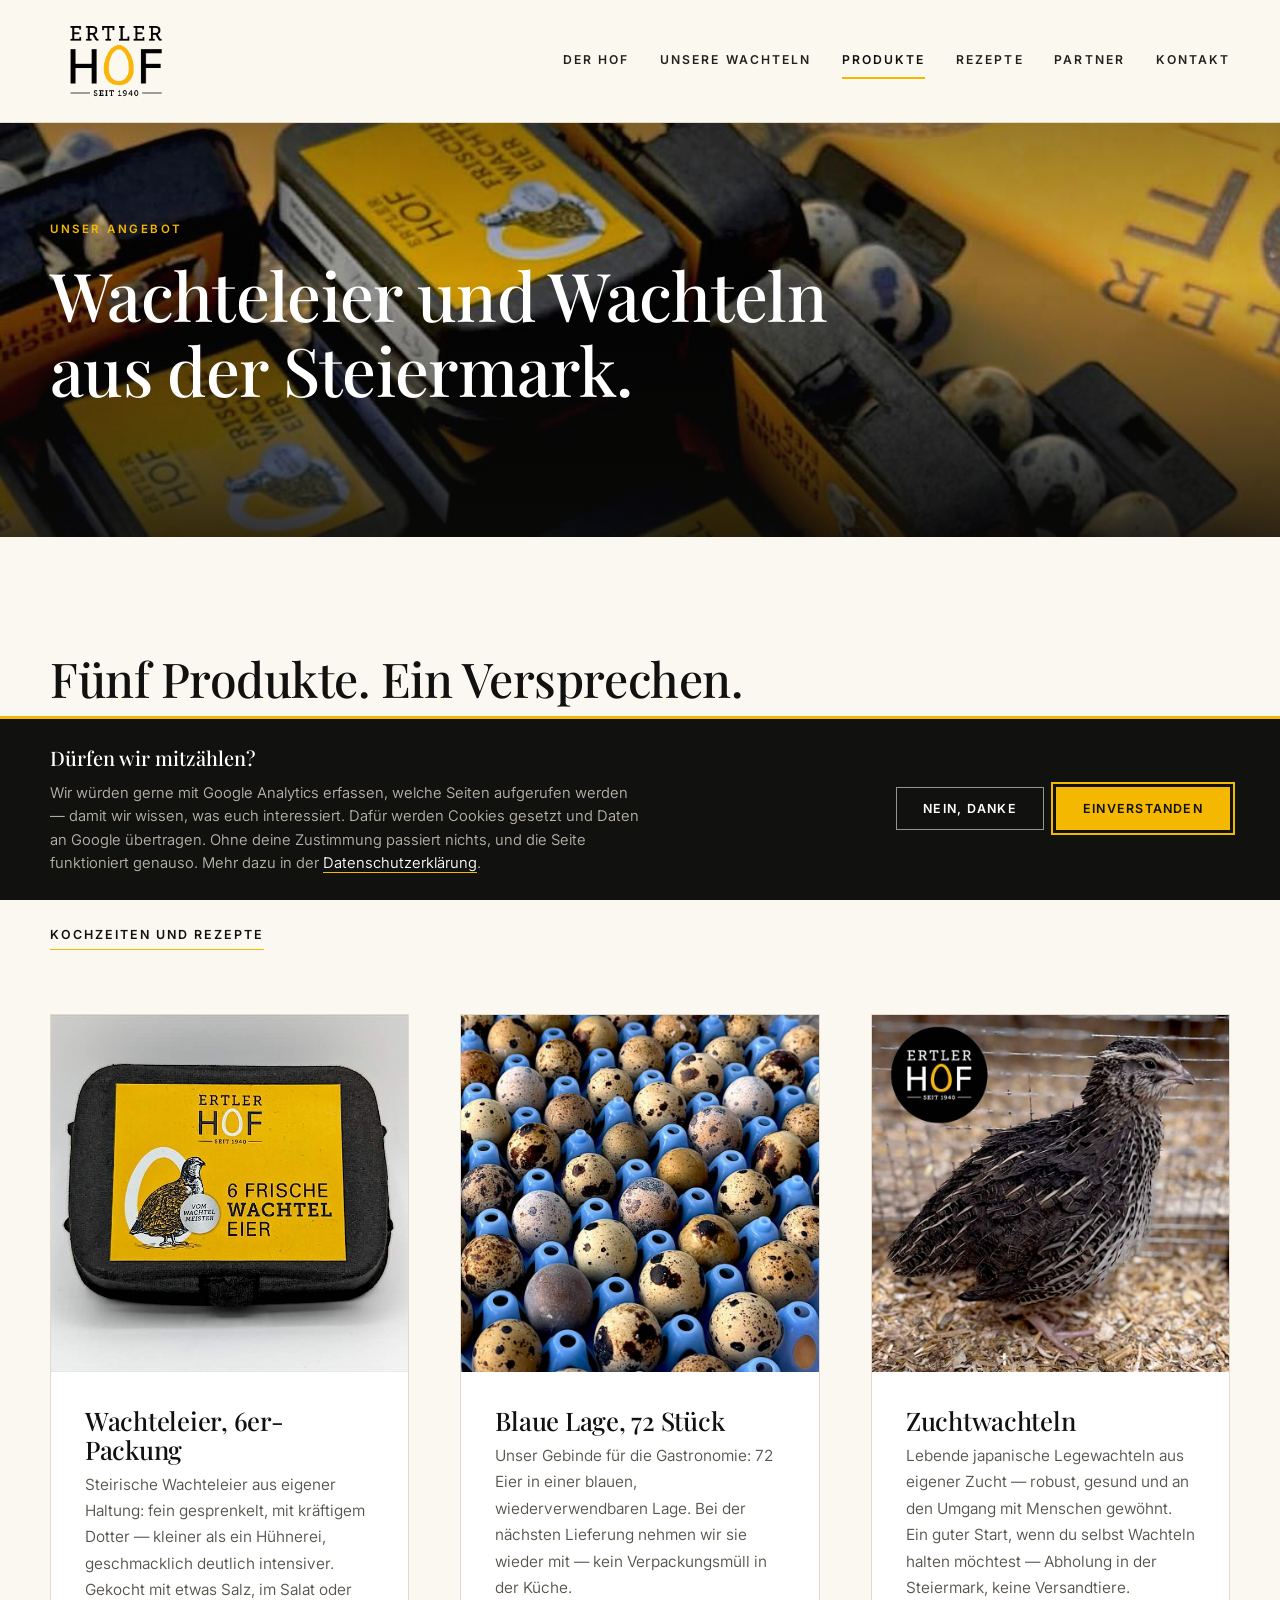
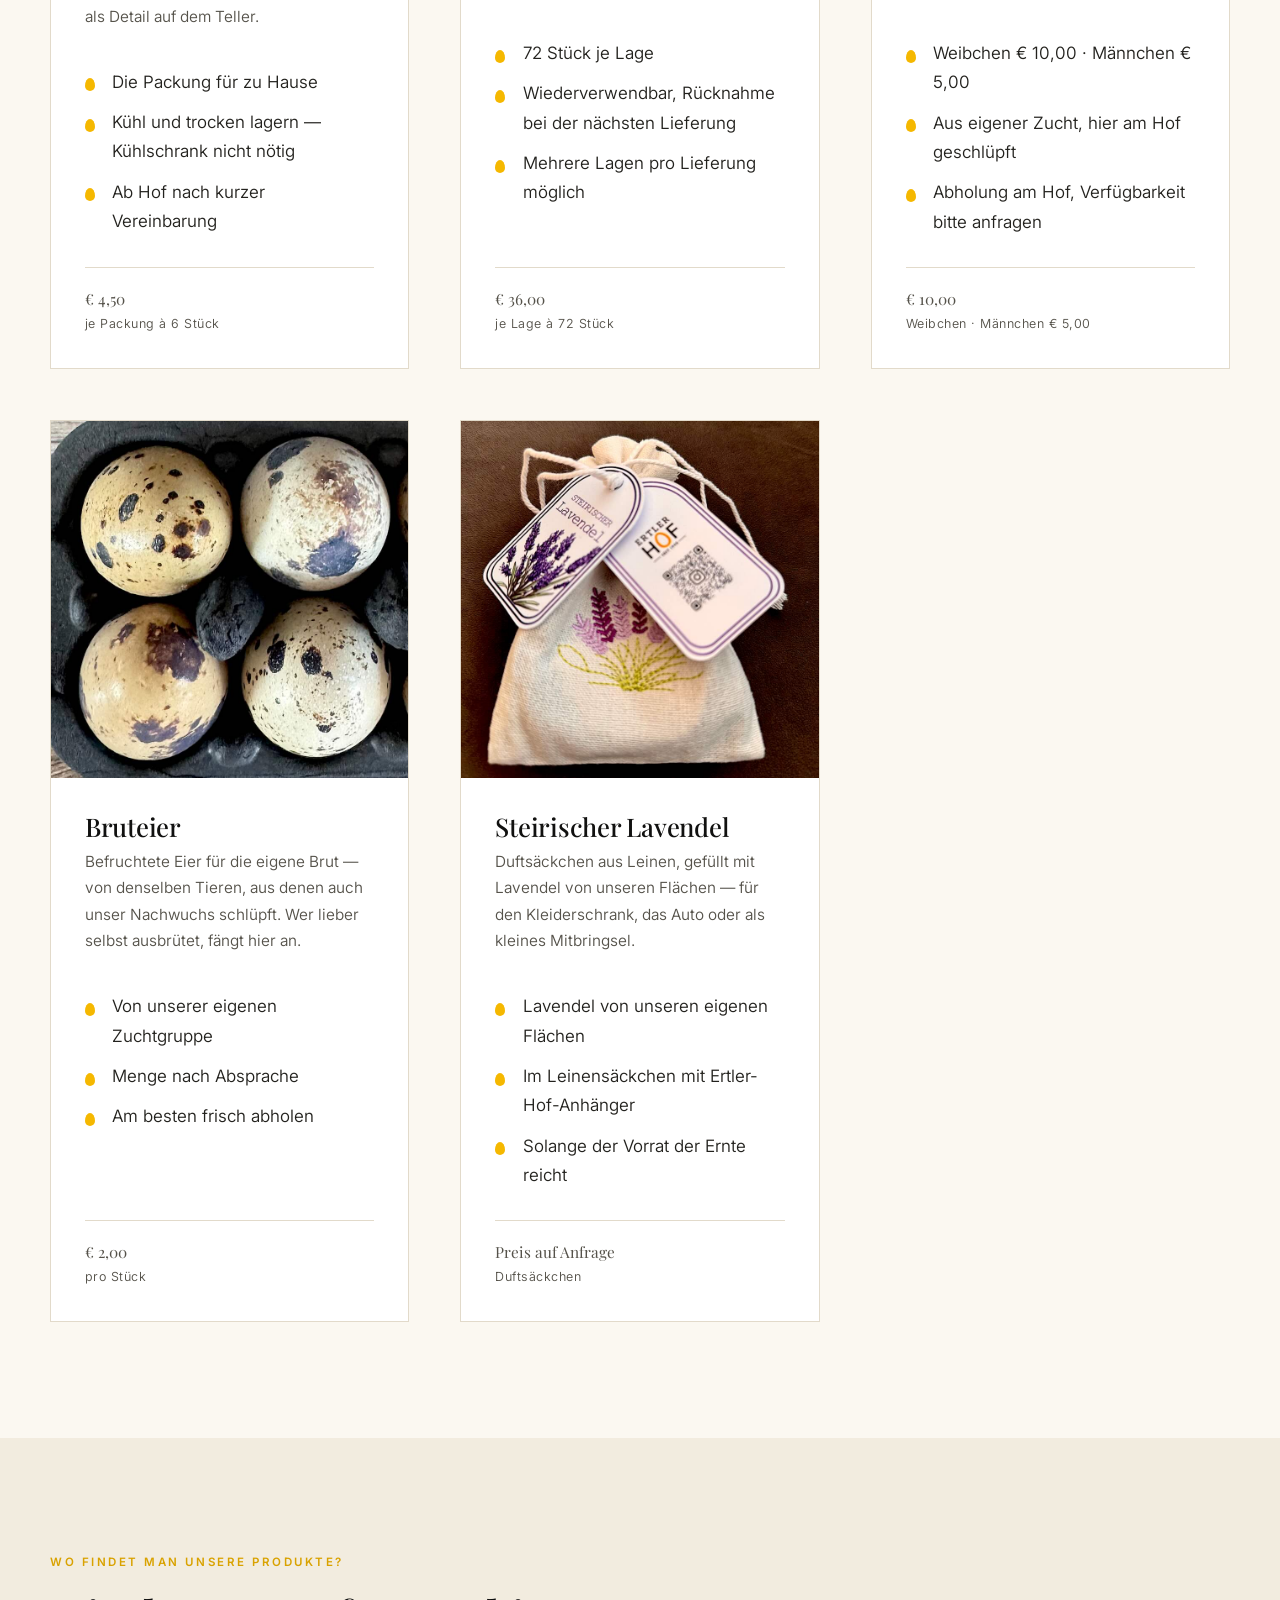
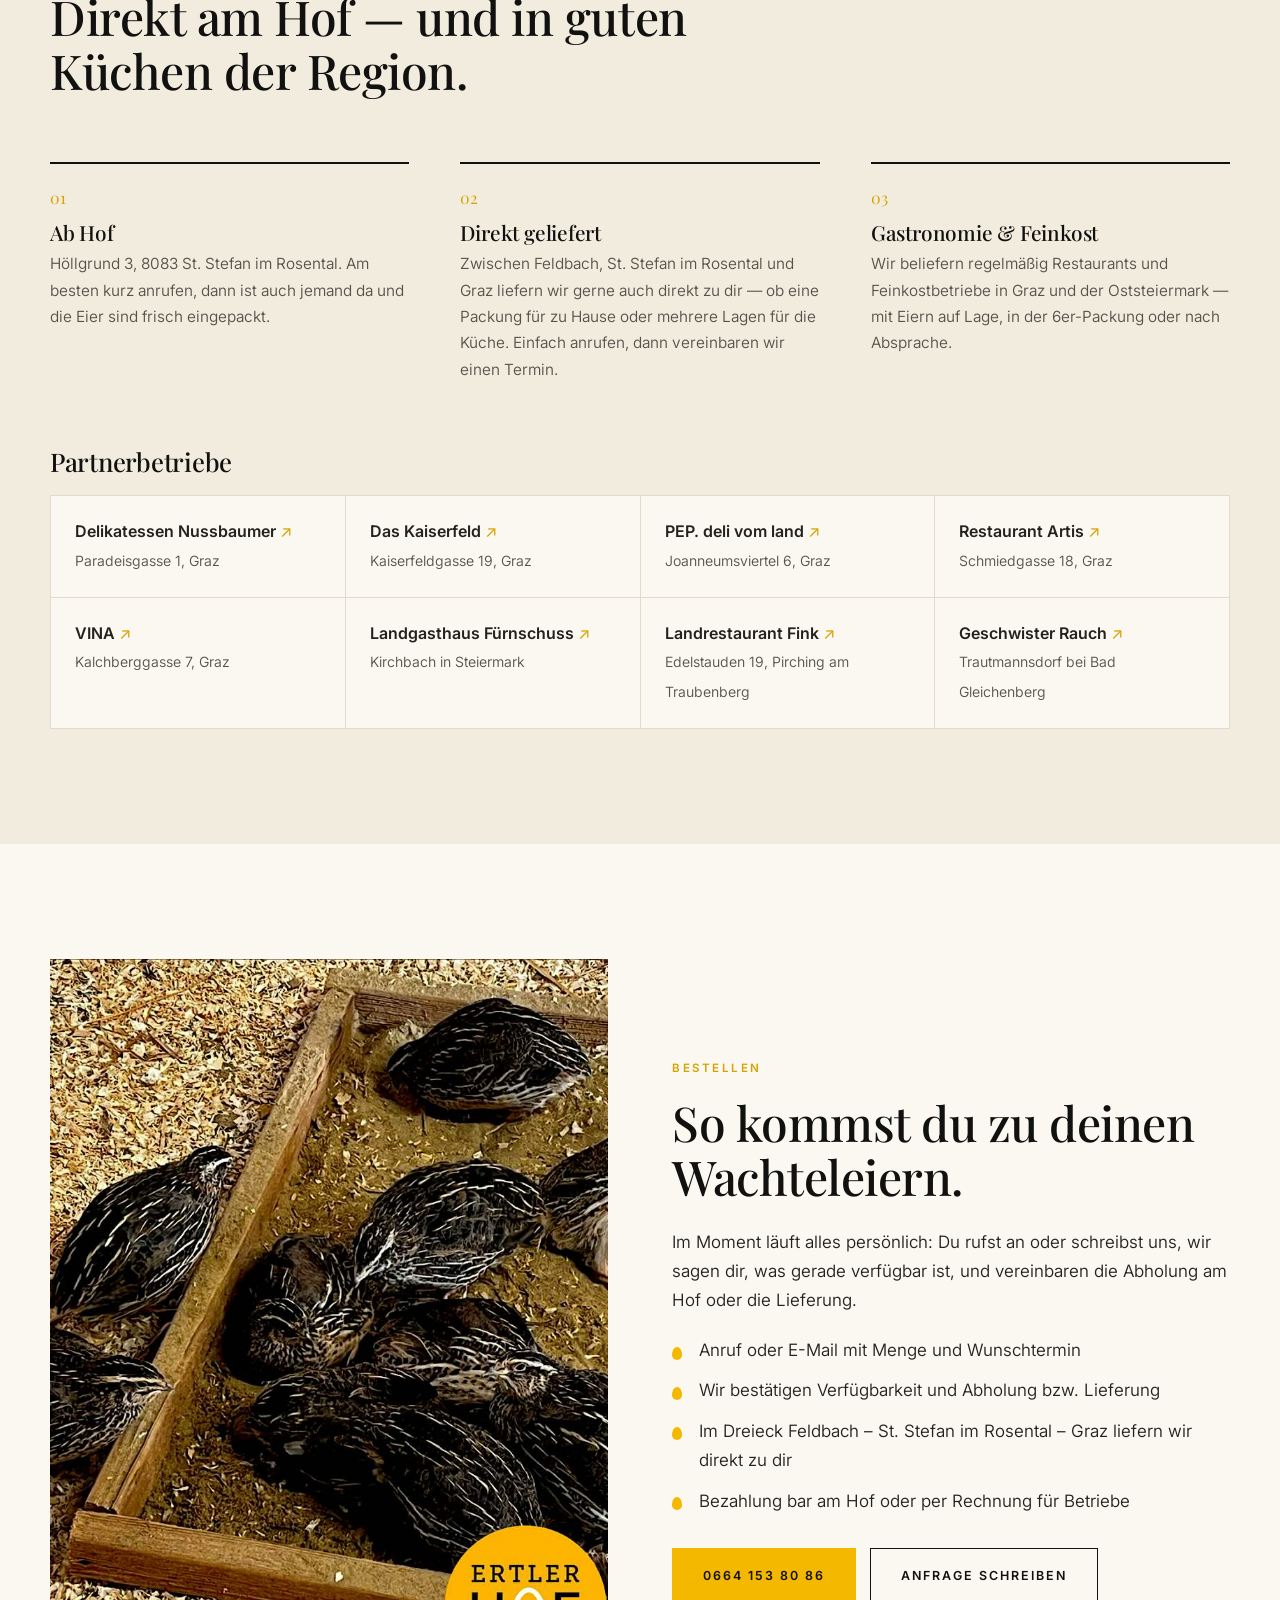
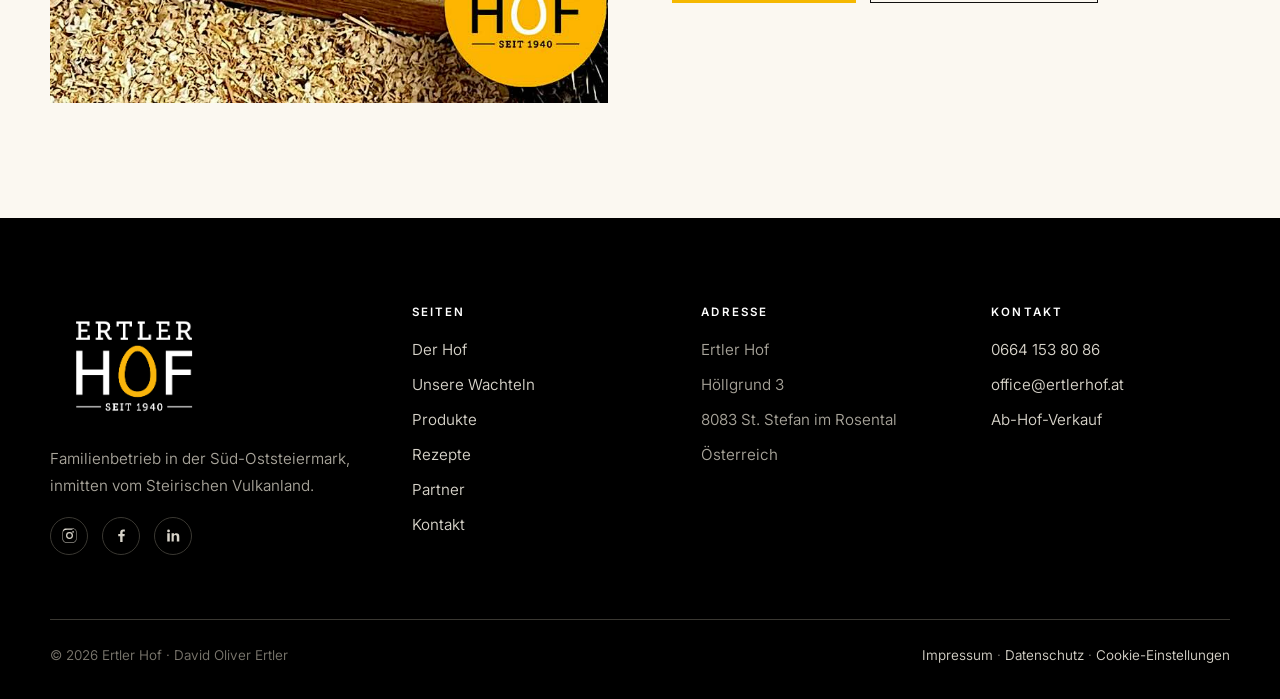
<file: produkte.html>
<!DOCTYPE html>
<html lang="de">
<head>
<meta charset="utf-8">
<meta name="viewport" content="width=device-width, initial-scale=1">
<title>Wachteleier kaufen in der Steiermark — Produkte vom Ertler Hof</title>
<meta name="description" content="Wachteleier, Zuchtwachteln, Bruteier und Lavendel vom Ertler Hof. 6er-Packung € 4,50, Gastro-Lage à 72 Stück € 36,00. Lieferung Feldbach–Graz.">
<link rel="preconnect" href="https://fonts.googleapis.com">
<link rel="preconnect" href="https://fonts.gstatic.com" crossorigin>
<link href="https://fonts.googleapis.com/css2?family=Playfair+Display:wght@400;500;600&family=Inter:wght@300;350;400;500;600&display=swap" rel="stylesheet">
<link rel="canonical" href="https://ertlerhof.at/produkte.html">
<meta property="og:type" content="website">
<meta property="og:site_name" content="Ertler Hof">
<meta property="og:locale" content="de_AT">
<meta property="og:url" content="https://ertlerhof.at/produkte.html">
<meta property="og:title" content="Wachteleier kaufen in der Steiermark — Produkte vom Ertler Hof">
<meta property="og:description" content="Wachteleier, Zuchtwachteln, Bruteier und Lavendel vom Ertler Hof. 6er-Packung € 4,50, Gastro-Lage à 72 Stück € 36,00. Lieferung Feldbach–Graz.">
<meta property="og:image" content="https://ertlerhof.at/assets/img/hero-hof.jpg">
<meta name="twitter:card" content="summary_large_image">
<link rel="stylesheet" href="assets/css/style.css">
<link rel="icon" href="assets/img/logo-rund-gelb.png">
<script type="application/ld+json" data-auto="products">
{
  "@context": "https://schema.org",
  "@type": "ItemList",
  "name": "Produkte vom Ertler Hof",
  "itemListElement": [
    {
      "@type": "ListItem",
      "position": 1,
      "item": {
        "@type": "Product",
        "name": "Wachteleier, 6er-Packung",
        "description": "Frische Wachteleier aus eigener Haltung, sechs Stück je Packung.",
        "image": "https://ertlerhof.at/assets/img/eier-packung.jpg",
        "brand": {
          "@type": "Brand",
          "name": "Ertler Hof"
        },
        "offers": {
          "@type": "Offer",
          "price": "4.50",
          "priceCurrency": "EUR",
          "availability": "https://schema.org/InStock",
          "url": "https://ertlerhof.at/produkte.html",
          "seller": {
            "@type": "Farm",
            "name": "Ertler Hof",
            "url": "https://ertlerhof.at/"
          },
          "areaServed": "Steiermark",
          "hasMerchantReturnPolicy": {
            "@type": "MerchantReturnPolicy",
            "applicableCountry": "AT",
            "returnPolicyCategory": "https://schema.org/MerchantReturnNotPermitted"
          },
          "shippingDetails": {
            "@type": "OfferShippingDetails",
            "doesNotShip": true,
            "shippingDestination": {
              "@type": "DefinedRegion",
              "addressCountry": "AT"
            }
          },
          "availableDeliveryMethod": [
            "http://purl.org/goodrelations/v1#DeliveryModePickUp",
            "http://purl.org/goodrelations/v1#DeliveryModeOwnFleet"
          ]
        }
      }
    },
    {
      "@type": "ListItem",
      "position": 2,
      "item": {
        "@type": "Product",
        "name": "Wachteleier, blaue Lage mit 72 Stück",
        "description": "Gebinde für die Gastronomie: 72 frische Wachteleier in einer wiederverwendbaren Lage.",
        "image": "https://ertlerhof.at/assets/img/blaue-lage.jpg",
        "brand": {
          "@type": "Brand",
          "name": "Ertler Hof"
        },
        "offers": {
          "@type": "Offer",
          "price": "36.00",
          "priceCurrency": "EUR",
          "availability": "https://schema.org/InStock",
          "url": "https://ertlerhof.at/produkte.html",
          "seller": {
            "@type": "Farm",
            "name": "Ertler Hof",
            "url": "https://ertlerhof.at/"
          },
          "areaServed": "Steiermark",
          "hasMerchantReturnPolicy": {
            "@type": "MerchantReturnPolicy",
            "applicableCountry": "AT",
            "returnPolicyCategory": "https://schema.org/MerchantReturnNotPermitted"
          },
          "shippingDetails": {
            "@type": "OfferShippingDetails",
            "doesNotShip": true,
            "shippingDestination": {
              "@type": "DefinedRegion",
              "addressCountry": "AT"
            }
          },
          "availableDeliveryMethod": [
            "http://purl.org/goodrelations/v1#DeliveryModePickUp",
            "http://purl.org/goodrelations/v1#DeliveryModeOwnFleet"
          ]
        }
      }
    },
    {
      "@type": "ListItem",
      "position": 3,
      "item": {
        "@type": "Product",
        "name": "Zuchtwachtel, Weibchen",
        "description": "Lebende japanische Legewachtel aus eigener Zucht, Abholung am Hof.",
        "image": "https://ertlerhof.at/assets/img/wachtel.jpg",
        "brand": {
          "@type": "Brand",
          "name": "Ertler Hof"
        },
        "offers": {
          "@type": "Offer",
          "price": "10.00",
          "priceCurrency": "EUR",
          "availability": "https://schema.org/InStock",
          "url": "https://ertlerhof.at/produkte.html",
          "seller": {
            "@type": "Farm",
            "name": "Ertler Hof",
            "url": "https://ertlerhof.at/"
          },
          "areaServed": "Steiermark",
          "hasMerchantReturnPolicy": {
            "@type": "MerchantReturnPolicy",
            "applicableCountry": "AT",
            "returnPolicyCategory": "https://schema.org/MerchantReturnNotPermitted"
          },
          "shippingDetails": {
            "@type": "OfferShippingDetails",
            "doesNotShip": true,
            "shippingDestination": {
              "@type": "DefinedRegion",
              "addressCountry": "AT"
            }
          },
          "availableDeliveryMethod": [
            "http://purl.org/goodrelations/v1#DeliveryModePickUp",
            "http://purl.org/goodrelations/v1#DeliveryModeOwnFleet"
          ]
        }
      }
    },
    {
      "@type": "ListItem",
      "position": 4,
      "item": {
        "@type": "Product",
        "name": "Zuchtwachtel, Männchen",
        "description": "Lebender japanischer Legewachtel-Hahn aus eigener Zucht, Abholung am Hof.",
        "image": "https://ertlerhof.at/assets/img/wachtel.jpg",
        "brand": {
          "@type": "Brand",
          "name": "Ertler Hof"
        },
        "offers": {
          "@type": "Offer",
          "price": "5.00",
          "priceCurrency": "EUR",
          "availability": "https://schema.org/InStock",
          "url": "https://ertlerhof.at/produkte.html",
          "seller": {
            "@type": "Farm",
            "name": "Ertler Hof",
            "url": "https://ertlerhof.at/"
          },
          "areaServed": "Steiermark",
          "hasMerchantReturnPolicy": {
            "@type": "MerchantReturnPolicy",
            "applicableCountry": "AT",
            "returnPolicyCategory": "https://schema.org/MerchantReturnNotPermitted"
          },
          "shippingDetails": {
            "@type": "OfferShippingDetails",
            "doesNotShip": true,
            "shippingDestination": {
              "@type": "DefinedRegion",
              "addressCountry": "AT"
            }
          },
          "availableDeliveryMethod": [
            "http://purl.org/goodrelations/v1#DeliveryModePickUp",
            "http://purl.org/goodrelations/v1#DeliveryModeOwnFleet"
          ]
        }
      }
    },
    {
      "@type": "ListItem",
      "position": 5,
      "item": {
        "@type": "Product",
        "name": "Wachtel-Brutei",
        "description": "Befruchtetes Wachtelei aus unserer eigenen Zuchtgruppe.",
        "image": "https://ertlerhof.at/assets/img/bruteier.jpg",
        "brand": {
          "@type": "Brand",
          "name": "Ertler Hof"
        },
        "offers": {
          "@type": "Offer",
          "price": "2.00",
          "priceCurrency": "EUR",
          "availability": "https://schema.org/InStock",
          "url": "https://ertlerhof.at/produkte.html",
          "seller": {
            "@type": "Farm",
            "name": "Ertler Hof",
            "url": "https://ertlerhof.at/"
          },
          "areaServed": "Steiermark",
          "hasMerchantReturnPolicy": {
            "@type": "MerchantReturnPolicy",
            "applicableCountry": "AT",
            "returnPolicyCategory": "https://schema.org/MerchantReturnNotPermitted"
          },
          "shippingDetails": {
            "@type": "OfferShippingDetails",
            "doesNotShip": true,
            "shippingDestination": {
              "@type": "DefinedRegion",
              "addressCountry": "AT"
            }
          },
          "availableDeliveryMethod": [
            "http://purl.org/goodrelations/v1#DeliveryModePickUp",
            "http://purl.org/goodrelations/v1#DeliveryModeOwnFleet"
          ]
        }
      }
    }
  ]
}
</script>
</head>
<body>

<header class="site-header">
  <div class="wrap header-inner">
    <a class="logo" href="/" aria-label="Ertler Hof — Startseite">
      <img src="assets/img/logo-ertlerhof.png" alt="Ertler Hof, seit 1940">
    </a>
    <button class="nav-toggle" aria-expanded="false" aria-label="Menü öffnen">
      <span></span><span></span><span></span>
    </button>
    <nav class="nav">
      <a href="hof.html">Der Hof</a>
      <a href="wachteln.html">Unsere Wachteln</a>
      <a href="produkte.html" class="active">Produkte</a>
      <a href="rezepte.html">Rezepte</a>
      <a href="produkte.html#partner">Partner</a>
      <a href="kontakt.html">Kontakt</a>
    </nav>
  </div>
</header>

<main>

  <section class="hero hero-compact">
    <div class="hero-bg">
      <img src="assets/img/eier-schachteln.jpg" alt="Packungen mit frischen Wachteleiern vom Ertler Hof" srcset="assets/img/eier-schachteln-850.jpg 850w, assets/img/eier-schachteln.jpg 1100w" sizes="100vw">
    </div>
    <div class="wrap">
      <span class="eyebrow">Unser Angebot</span>
      <h1>Wachteleier und Wachteln aus der Steiermark.</h1>
    </div>
  </section>

  <section>
    <div class="wrap">
      <div class="section-head">
        <h2>Fünf Produkte. Ein Versprechen.</h2>
        <p class="lead">Wir machen nur, was wir richtig machen können. Zum Essen: frische
          Wachteleier aus der Steiermark, gelegt in St. Stefan im Rosental. Für alle, die selbst Wachteln halten möchten: Zuchttiere und Bruteier aus
          unserer eigenen Zucht. Dazu Lavendel von unseren Flächen. Weil wir monatlich nachbrüten,
          können wir ganzjährig liefern.</p>
        <p style="margin-top:1.4rem"><a class="link-more" href="rezepte.html">Kochzeiten und Rezepte</a></p>
      </div>

      <div class="grid g-3">
        <article class="product">
          <img src="assets/img/eier-packung.jpg" alt="6er-Packung frische Wachteleier vom Ertler Hof" loading="lazy" decoding="async" srcset="assets/img/eier-packung-850.jpg 850w, assets/img/eier-packung.jpg 1100w" sizes="(max-width: 560px) 100vw, (max-width: 900px) 50vw, 370px">
          <div class="product-body">
            <h3>Wachteleier, 6er-Packung</h3>
            <p>Steirische Wachteleier aus eigener Haltung: fein gesprenkelt, mit kräftigem Dotter —
              kleiner als ein Hühnerei, geschmacklich deutlich intensiver. Gekocht mit etwas Salz, im Salat oder als Detail auf dem Teller.</p>
            <ul class="egg-list" style="margin:1.2rem 0">
              <li>Die Packung für zu Hause</li>
              <li>Kühl und trocken lagern — Kühlschrank nicht nötig</li>
              <li>Ab Hof nach kurzer Vereinbarung</li>
            </ul>
            <p class="price">€ 4,50 <small>je Packung à 6 Stück</small></p>
          </div>
        </article>

        <article class="product">
          <img src="assets/img/blaue-lage.jpg" alt="Blaue Lage mit 72 frischen Wachteleiern vom Ertler Hof" loading="lazy" decoding="async" srcset="assets/img/blaue-lage-850.jpg 850w, assets/img/blaue-lage.jpg 1100w" sizes="(max-width: 560px) 100vw, (max-width: 900px) 50vw, 370px">
          <div class="product-body">
            <h3>Blaue Lage, 72 Stück</h3>
            <p>Unser Gebinde für die Gastronomie: 72 Eier in einer blauen, wiederverwendbaren Lage.
              Bei der nächsten Lieferung nehmen wir sie wieder mit — kein Verpackungsmüll in der Küche.</p>
            <ul class="egg-list" style="margin:1.2rem 0">
              <li>72 Stück je Lage</li>
              <li>Wiederverwendbar, Rücknahme bei der nächsten Lieferung</li>
              <li>Mehrere Lagen pro Lieferung möglich</li>
            </ul>
            <p class="price">€ 36,00 <small>je Lage à 72 Stück</small></p>
          </div>
        </article>

        <article class="product">
          <img src="assets/img/wachtel.jpg" alt="Lebende japanische Legewachtel vom Ertler Hof" loading="lazy" decoding="async" srcset="assets/img/wachtel-850.jpg 850w, assets/img/wachtel.jpg 1100w" sizes="(max-width: 560px) 100vw, (max-width: 900px) 50vw, 370px">
          <div class="product-body">
            <h3>Zuchtwachteln</h3>
            <p>Lebende japanische Legewachteln aus eigener Zucht — robust, gesund und an den Umgang
              mit Menschen gewöhnt. Ein guter Start, wenn du selbst Wachteln halten möchtest — Abholung in der Steiermark, keine Versandtiere.</p>
            <ul class="egg-list" style="margin:1.2rem 0">
              <li>Weibchen € 10,00 · Männchen € 5,00</li>
              <li>Aus eigener Zucht, hier am Hof geschlüpft</li>
              <li>Abholung am Hof, Verfügbarkeit bitte anfragen</li>
            </ul>
            <p class="price">€ 10,00 <small>Weibchen · Männchen € 5,00</small></p>
          </div>
        </article>

        <article class="product">
          <img src="assets/img/bruteier.jpg" alt="Sechs Wachtel-Bruteier in der schwarzen Packung vom Ertler Hof" loading="lazy" decoding="async" srcset="assets/img/bruteier-850.jpg 850w, assets/img/bruteier.jpg 1100w" sizes="(max-width: 560px) 100vw, (max-width: 900px) 50vw, 370px">
          <div class="product-body">
            <h3>Bruteier</h3>
            <p>Befruchtete Eier für die eigene Brut — von denselben Tieren, aus denen auch unser
              Nachwuchs schlüpft. Wer lieber selbst ausbrütet, fängt hier an.</p>
            <ul class="egg-list" style="margin:1.2rem 0">
              <li>Von unserer eigenen Zuchtgruppe</li>
              <li>Menge nach Absprache</li>
              <li>Am besten frisch abholen</li>
            </ul>
            <p class="price">€ 2,00 <small>pro Stück</small></p>
          </div>
        </article>

        <article class="product">
          <img src="assets/img/lavendel.jpg" alt="Duftsäckchen mit steirischem Lavendel vom Ertler Hof" loading="lazy" decoding="async" srcset="assets/img/lavendel-850.jpg 850w, assets/img/lavendel.jpg 1100w" sizes="(max-width: 560px) 100vw, (max-width: 900px) 50vw, 370px">
          <div class="product-body">
            <h3>Steirischer Lavendel</h3>
            <p>Duftsäckchen aus Leinen, gefüllt mit Lavendel von unseren Flächen — für den
              Kleiderschrank, das Auto oder als kleines Mitbringsel.</p>
            <ul class="egg-list" style="margin:1.2rem 0">
              <li>Lavendel von unseren eigenen Flächen</li>
              <li>Im Leinensäckchen mit Ertler-Hof-Anhänger</li>
              <li>Solange der Vorrat der Ernte reicht</li>
            </ul>
            <p class="price">Preis auf Anfrage <small>Duftsäckchen</small></p>
          </div>
        </article>
      </div>
    </div>
  </section>

  <!-- BEZUGSQUELLEN -->
  <section class="bg-sand" id="bezug">
    <div class="wrap">
      <div class="section-head">
        <span class="eyebrow">Wo findet man unsere Produkte?</span>
        <h2>Direkt am Hof — und in guten Küchen der Region.</h2>
      </div>

      <div class="grid g-3">
        <div class="value">
          <span class="num">01</span>
          <h3>Ab Hof</h3>
          <p>Höllgrund 3, 8083 St. Stefan im Rosental. Am besten kurz anrufen, dann ist auch jemand
            da und die Eier sind frisch eingepackt.</p>
        </div>
        <div class="value">
          <span class="num">02</span>
          <h3>Direkt geliefert</h3>
          <p>Zwischen Feldbach, St. Stefan im Rosental und Graz liefern wir gerne auch direkt zu dir
            — ob eine Packung für zu Hause oder mehrere Lagen für die Küche. Einfach anrufen, dann
            vereinbaren wir einen Termin.</p>
        </div>
        <div class="value">
          <span class="num">03</span>
          <h3>Gastronomie &amp; Feinkost</h3>
          <p>Wir beliefern regelmäßig Restaurants und Feinkostbetriebe in Graz und der Oststeiermark
            — mit Eiern auf Lage, in der 6er-Packung oder nach Absprache.</p>
        </div>
      </div>

      <div id="partner" style="margin-top:clamp(40px,5vw,64px)">
        <h3 style="margin-bottom:1.2rem">Partnerbetriebe</h3>
        <div class="partner-list">
          <a href="https://www.facebook.com/DelikatessenNussbaumer/" target="_blank" rel="noopener">
            <strong>Delikatessen Nussbaumer</strong><span>Paradeisgasse 1, Graz</span></a>
          <a href="https://www.daskaiserfeld.at" target="_blank" rel="noopener">
            <strong>Das Kaiserfeld</strong><span>Kaiserfeldgasse 19, Graz</span></a>
          <a href="https://www.pep-graz.at" target="_blank" rel="noopener">
            <strong>PEP. deli vom land</strong><span>Joanneumsviertel 6, Graz</span></a>
          <a href="https://www.restaurant-artis.at" target="_blank" rel="noopener">
            <strong>Restaurant Artis</strong><span>Schmiedgasse 18, Graz</span></a>
          <a href="https://vina-restaurant.at" target="_blank" rel="noopener">
            <strong>VINA</strong><span>Kalchberggasse 7, Graz</span></a>
          <a href="https://fuernschuss.at" target="_blank" rel="noopener">
            <strong>Landgasthaus Fürnschuss</strong><span>Kirchbach in Steiermark</span></a>
          <a href="https://www.landrestaurant-fink.at" target="_blank" rel="noopener">
            <strong>Landrestaurant Fink</strong><span>Edelstauden 19, Pirching am Traubenberg</span></a>
          <a href="https://www.geschwister-rauch.at" target="_blank" rel="noopener">
            <strong>Geschwister Rauch</strong><span>Trautmannsdorf bei Bad Gleichenberg</span></a>
        </div>
      </div>
    </div>
  </section>

  <!-- BESTELLEN -->
  <section>
    <div class="wrap split">
      <div class="split-img">
        <figure class="figure portrait">
          <img src="assets/img/sandbad.jpg" alt="Wachteln beim Sandbad im Stall des Ertler Hofs" loading="lazy" decoding="async" srcset="assets/img/sandbad-850.jpg 850w, assets/img/sandbad.jpg 1080w" sizes="(max-width: 900px) 100vw, 50vw">
        </figure>
      </div>
      <div>
        <span class="eyebrow">Bestellen</span>
        <h2>So kommst du zu deinen Wachteleiern.</h2>
        <p>Im Moment läuft alles persönlich: Du rufst an oder schreibst uns, wir sagen dir, was
          gerade verfügbar ist, und vereinbaren die Abholung am Hof oder die Lieferung.</p>
        <ul class="egg-list">
          <li>Anruf oder E-Mail mit Menge und Wunschtermin</li>
          <li>Wir bestätigen Verfügbarkeit und Abholung bzw. Lieferung</li>
          <li>Im Dreieck Feldbach – St. Stefan im Rosental – Graz liefern wir direkt zu dir</li>
          <li>Bezahlung bar am Hof oder per Rechnung für Betriebe</li>
        </ul>
        <div class="btn-row">
          <a class="btn btn-yellow" href="tel:+436641538086">0664 153 80 86</a>
          <a class="btn btn-ghost" href="kontakt.html">Anfrage schreiben</a>
        </div>
      </div>
    </div>
  </section>

</main>

<footer class="site-footer">
  <div class="wrap">
    <div class="footer-grid">
      <div>
        <div class="footer-logo"><img src="assets/img/logo-ertlerhof-invers.png" alt="Ertler Hof, seit 1940"></div>
        <p style="font-size:.95rem">Familienbetrieb in der Süd-Oststeiermark,<br>inmitten vom
          Steirischen Vulkanland.</p>
        <div class="social">
          <a href="https://www.instagram.com/ertlerhof/" target="_blank" rel="noopener" aria-label="Ertler Hof auf Instagram"><svg viewBox="0 0 24 24"><path d="M12 2.2c3.2 0 3.6 0 4.9.07 1.2.05 1.8.25 2.2.42.6.22 1 .48 1.4.9.4.4.7.8.9 1.4.2.4.4 1 .4 2.2.1 1.3.1 1.7.1 4.9s0 3.6-.1 4.9c0 1.2-.2 1.8-.4 2.2-.2.6-.5 1-.9 1.4-.4.4-.8.7-1.4.9-.4.2-1 .4-2.2.4-1.3.1-1.7.1-4.9.1s-3.6 0-4.9-.1c-1.2 0-1.8-.2-2.2-.4-.6-.2-1-.5-1.4-.9-.4-.4-.7-.8-.9-1.4-.2-.4-.4-1-.4-2.2C2.2 15.6 2.2 15.2 2.2 12s0-3.6.1-4.9c0-1.2.2-1.8.4-2.2.2-.6.5-1 .9-1.4.4-.4.8-.7 1.4-.9.4-.2 1-.4 2.2-.4C8.4 2.2 8.8 2.2 12 2.2Zm0 1.8c-3.1 0-3.5 0-4.7.07-1.1.05-1.7.24-2.1.4-.5.2-.9.43-1.2.77-.3.3-.6.7-.8 1.2-.2.4-.3 1-.4 2.1C2.8 8.5 2.8 8.9 2.8 12s0 3.5.07 4.7c.05 1.1.24 1.7.4 2.1.2.5.43.9.77 1.2.3.3.7.6 1.2.8.4.2 1 .3 2.1.4 1.2.06 1.6.07 4.7.07s3.5 0 4.7-.07c1.1-.05 1.7-.24 2.1-.4.5-.2.9-.43 1.2-.77.3-.3.6-.7.8-1.2.2-.4.3-1 .4-2.1.06-1.2.07-1.6.07-4.7s0-3.5-.07-4.7c-.05-1.1-.24-1.7-.4-2.1-.2-.5-.43-.9-.77-1.2-.3-.3-.7-.6-1.2-.8-.4-.2-1-.3-2.1-.4C15.5 4 15.1 4 12 4Zm0 3.1a4.9 4.9 0 1 1 0 9.8 4.9 4.9 0 0 1 0-9.8Zm0 8a3.1 3.1 0 1 0 0-6.2 3.1 3.1 0 0 0 0 6.2Zm6.2-8.2a1.15 1.15 0 1 1-2.3 0 1.15 1.15 0 0 1 2.3 0Z"/></svg></a>
          <a href="https://www.facebook.com/p/Ertler-Hof-100095494749086/" target="_blank" rel="noopener" aria-label="Ertler Hof auf Facebook"><svg viewBox="0 0 24 24"><path d="M13.5 21v-8h2.7l.4-3.1h-3.1V7.9c0-.9.25-1.5 1.55-1.5H16.7V3.6c-.3 0-1.3-.13-2.45-.13-2.43 0-4.1 1.48-4.1 4.2v2.34H7.4V13h2.75v8h3.35Z"/></svg></a>
          <a href="https://www.linkedin.com/company/ertler-hof/" target="_blank" rel="noopener" aria-label="Ertler Hof auf LinkedIn"><svg viewBox="0 0 24 24"><path d="M6.94 5.5a1.94 1.94 0 1 1-3.88 0 1.94 1.94 0 0 1 3.88 0ZM3.2 20.5h3.5V8.9H3.2v11.6Zm6.1-11.6h3.36v1.6h.05c.47-.85 1.6-1.75 3.3-1.75 3.53 0 4.19 2.2 4.19 5.07v6.68h-3.5v-5.92c0-1.41-.03-3.23-2.02-3.23-2.02 0-2.33 1.54-2.33 3.13v6.02H9.3V8.9Z"/></svg></a>
        </div>
      </div>
      <div>
        <h4>Seiten</h4>
        <ul>
          <li><a href="hof.html">Der Hof</a></li>
          <li><a href="wachteln.html">Unsere Wachteln</a></li>
          <li><a href="produkte.html">Produkte</a></li>
          <li><a href="rezepte.html">Rezepte</a></li>
          <li><a href="produkte.html#partner">Partner</a></li>
          <li><a href="kontakt.html">Kontakt</a></li>
        </ul>
      </div>
      <div>
        <h4>Adresse</h4>
        <ul>
          <li>Ertler Hof</li>
          <li>Höllgrund 3</li>
          <li>8083 St. Stefan im Rosental</li>
          <li>Österreich</li>
        </ul>
      </div>
      <div>
        <h4>Kontakt</h4>
        <ul>
          <li><a href="tel:+436641538086">0664 153 80 86</a></li>
          <li><a href="mailto:office@ertlerhof.at">office@ertlerhof.at</a></li>
          <li><a href="kontakt.html">Ab-Hof-Verkauf</a></li>
        </ul>
      </div>
    </div>
    <div class="footer-bottom">
      <span>© 2026 Ertler Hof · David Oliver Ertler</span>
      <span><a href="impressum.html">Impressum</a> · <a href="impressum.html#datenschutz">Datenschutz</a> · <a href="#" onclick="ertlerhofConsent&&ertlerhofConsent.open();return false">Cookie-Einstellungen</a></span>
    </div>
  </div>
</footer>

<script src="assets/js/main.js"></script>
<script src="assets/js/consent.js"></script>
</body>
</html>
</file>
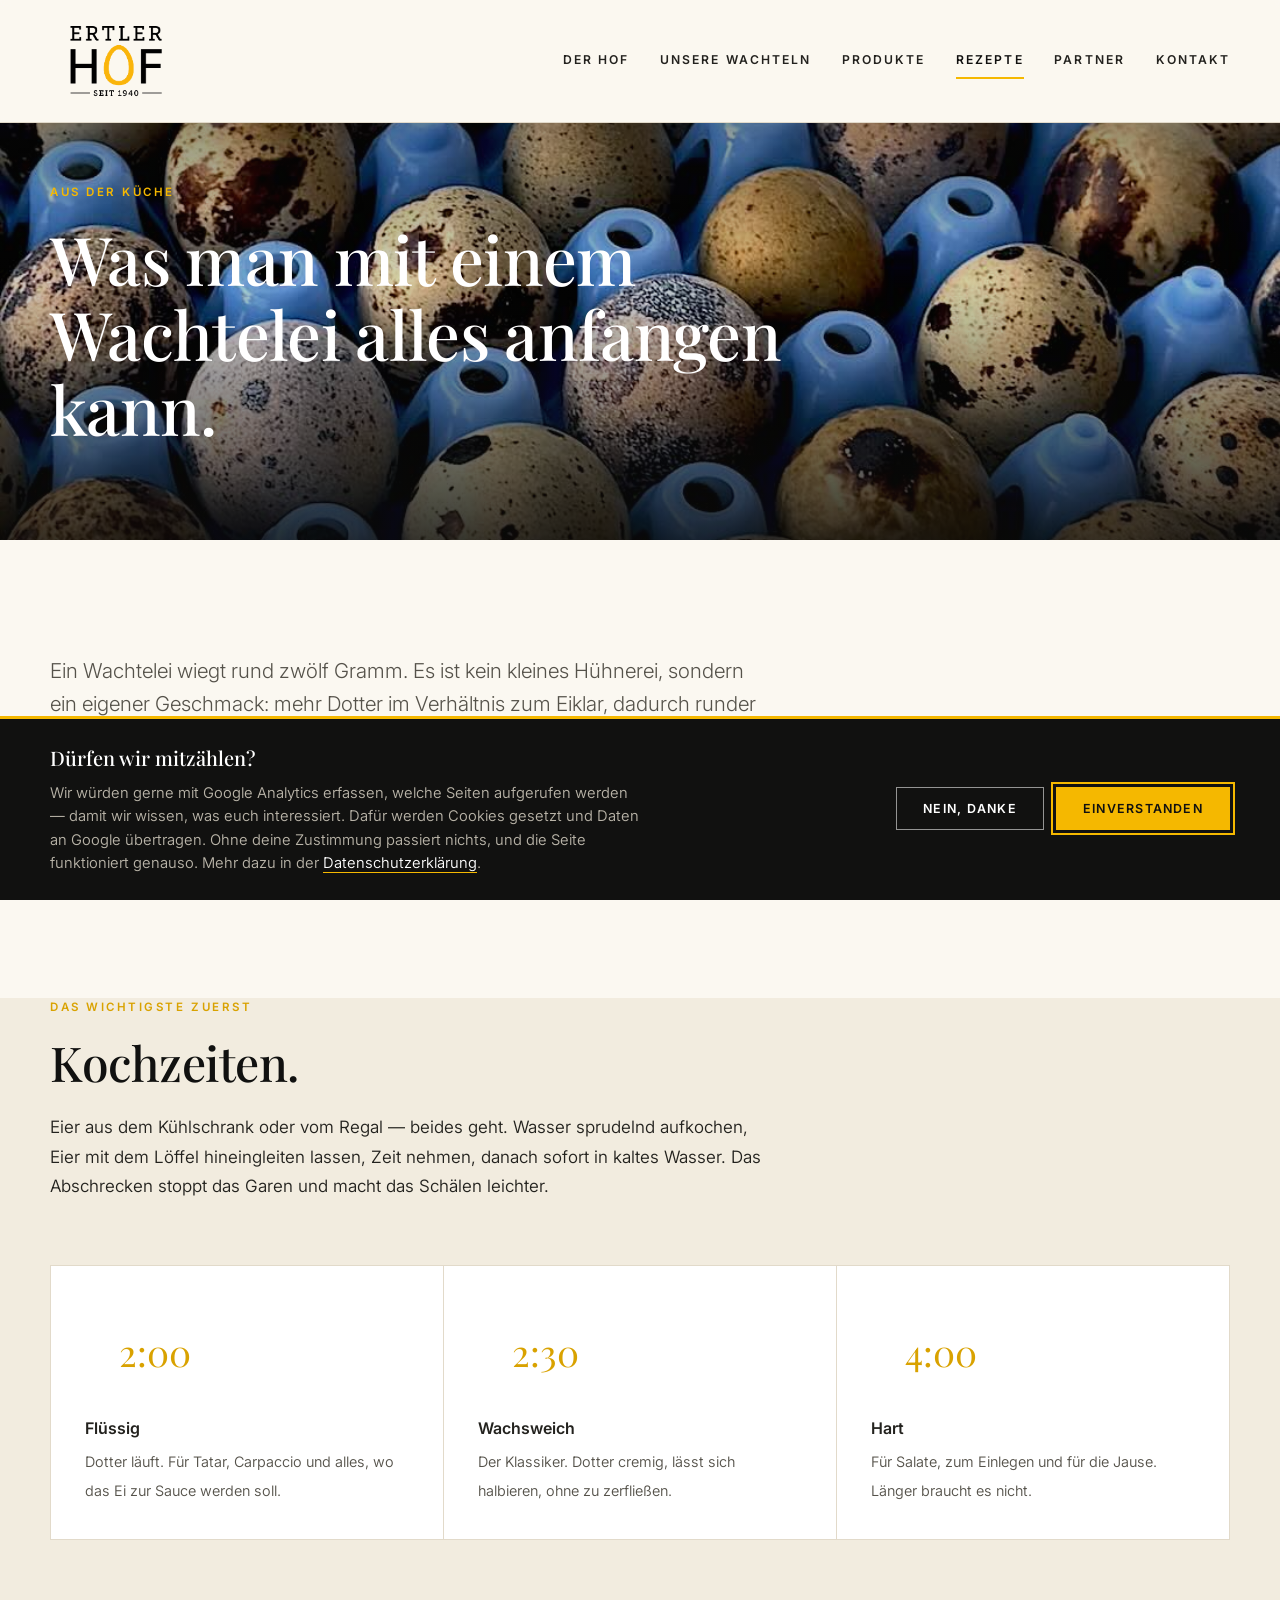
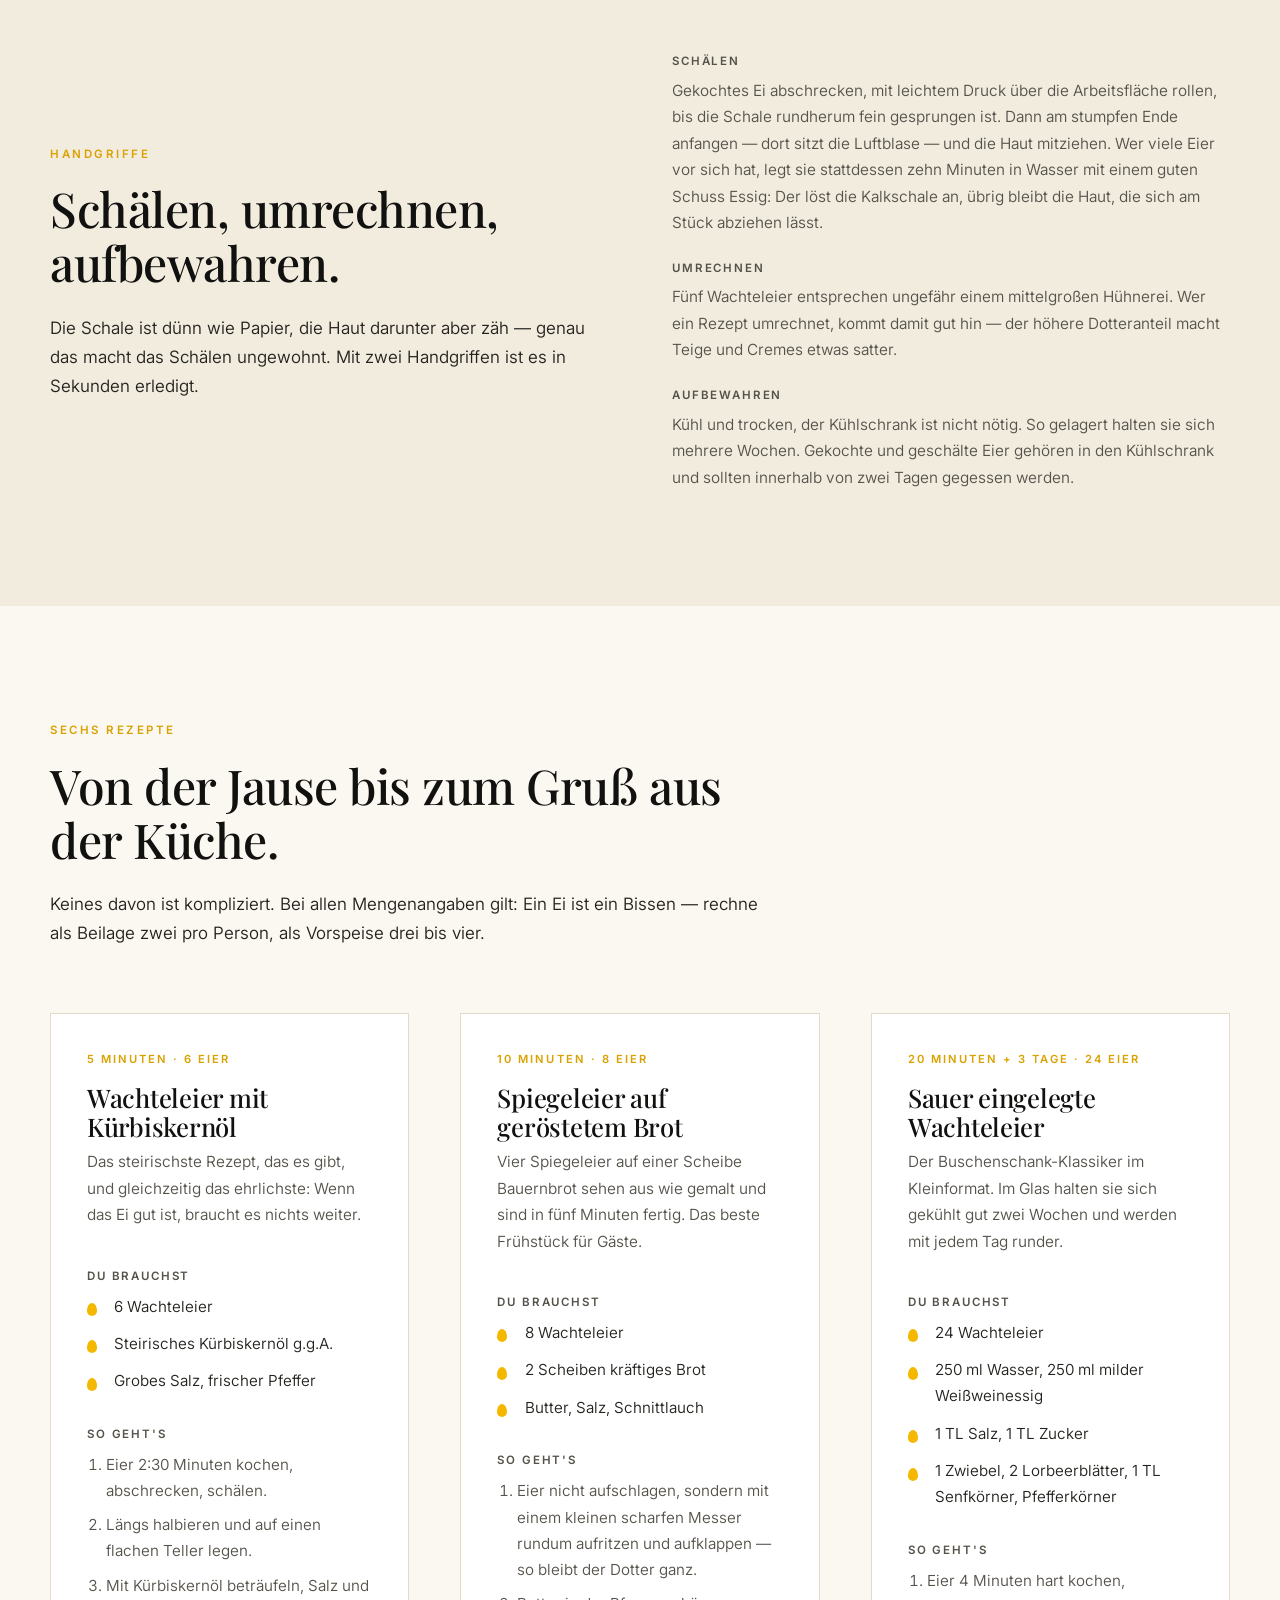
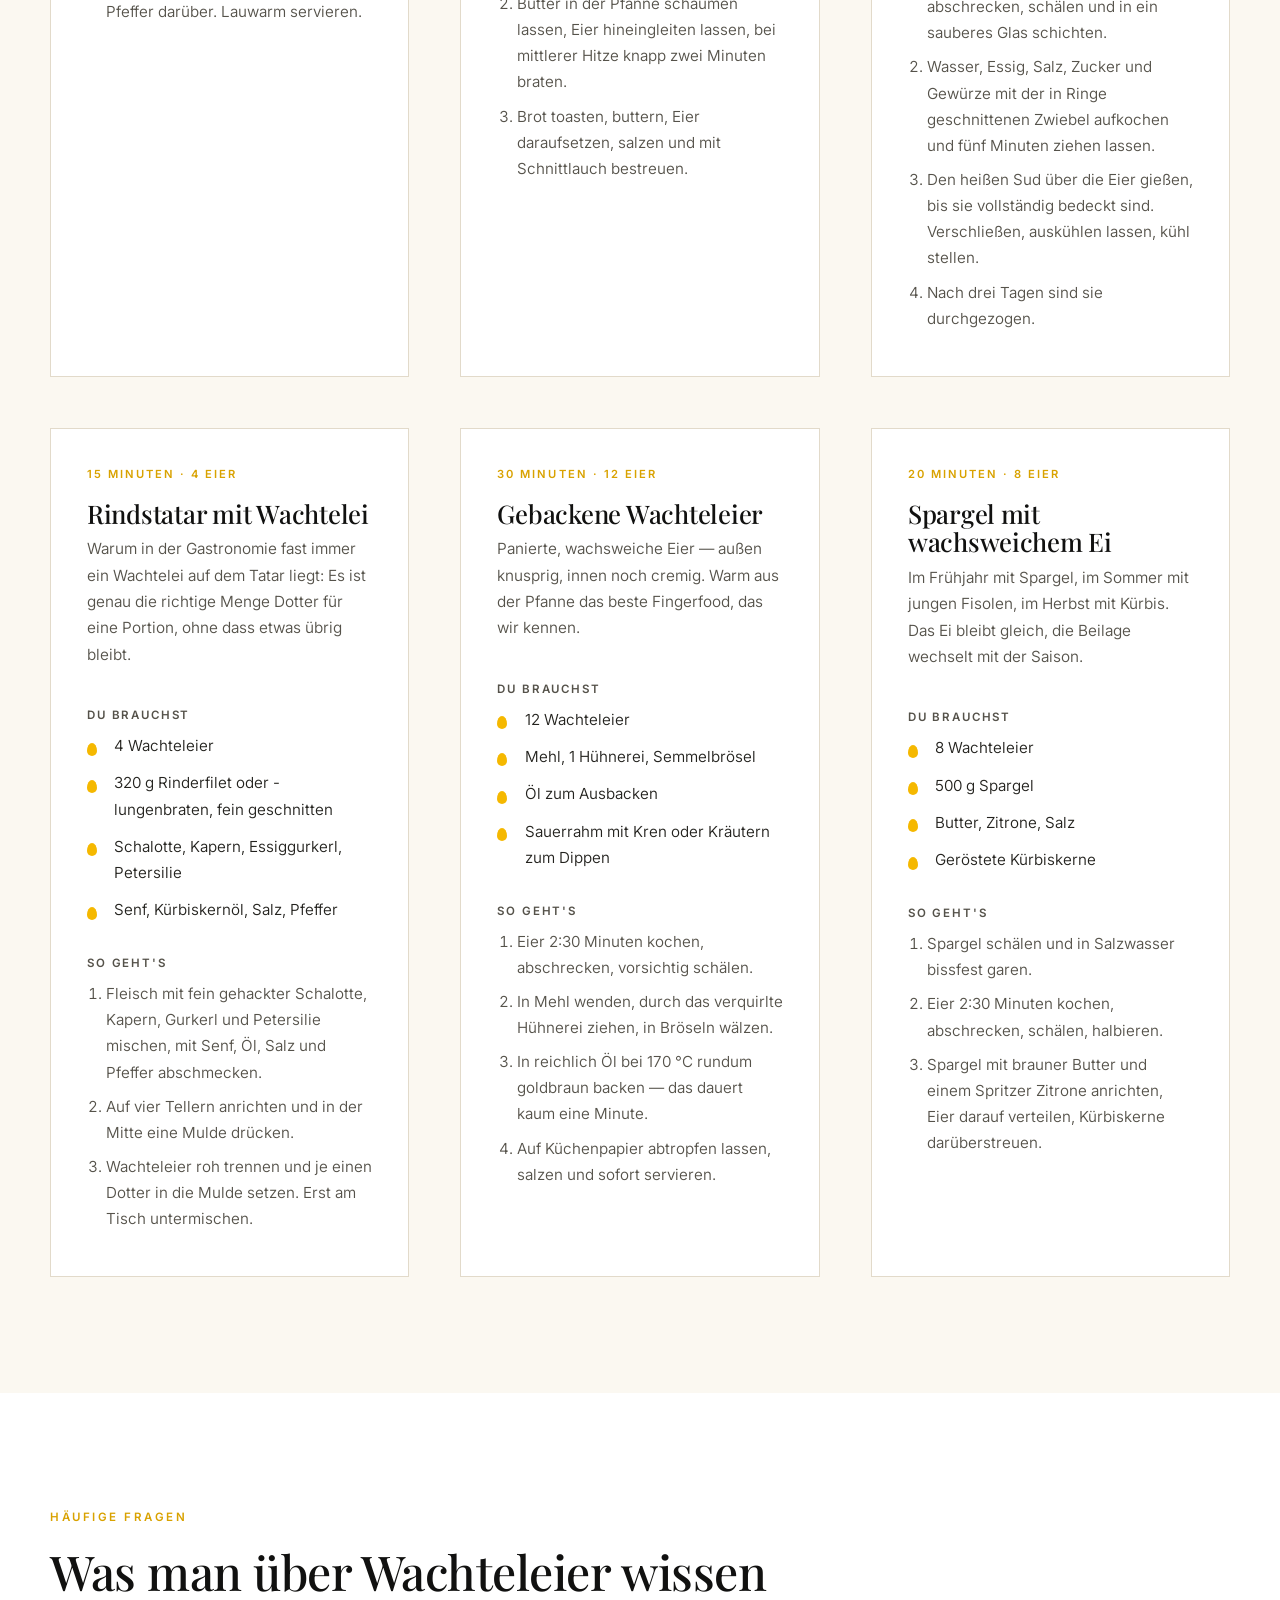
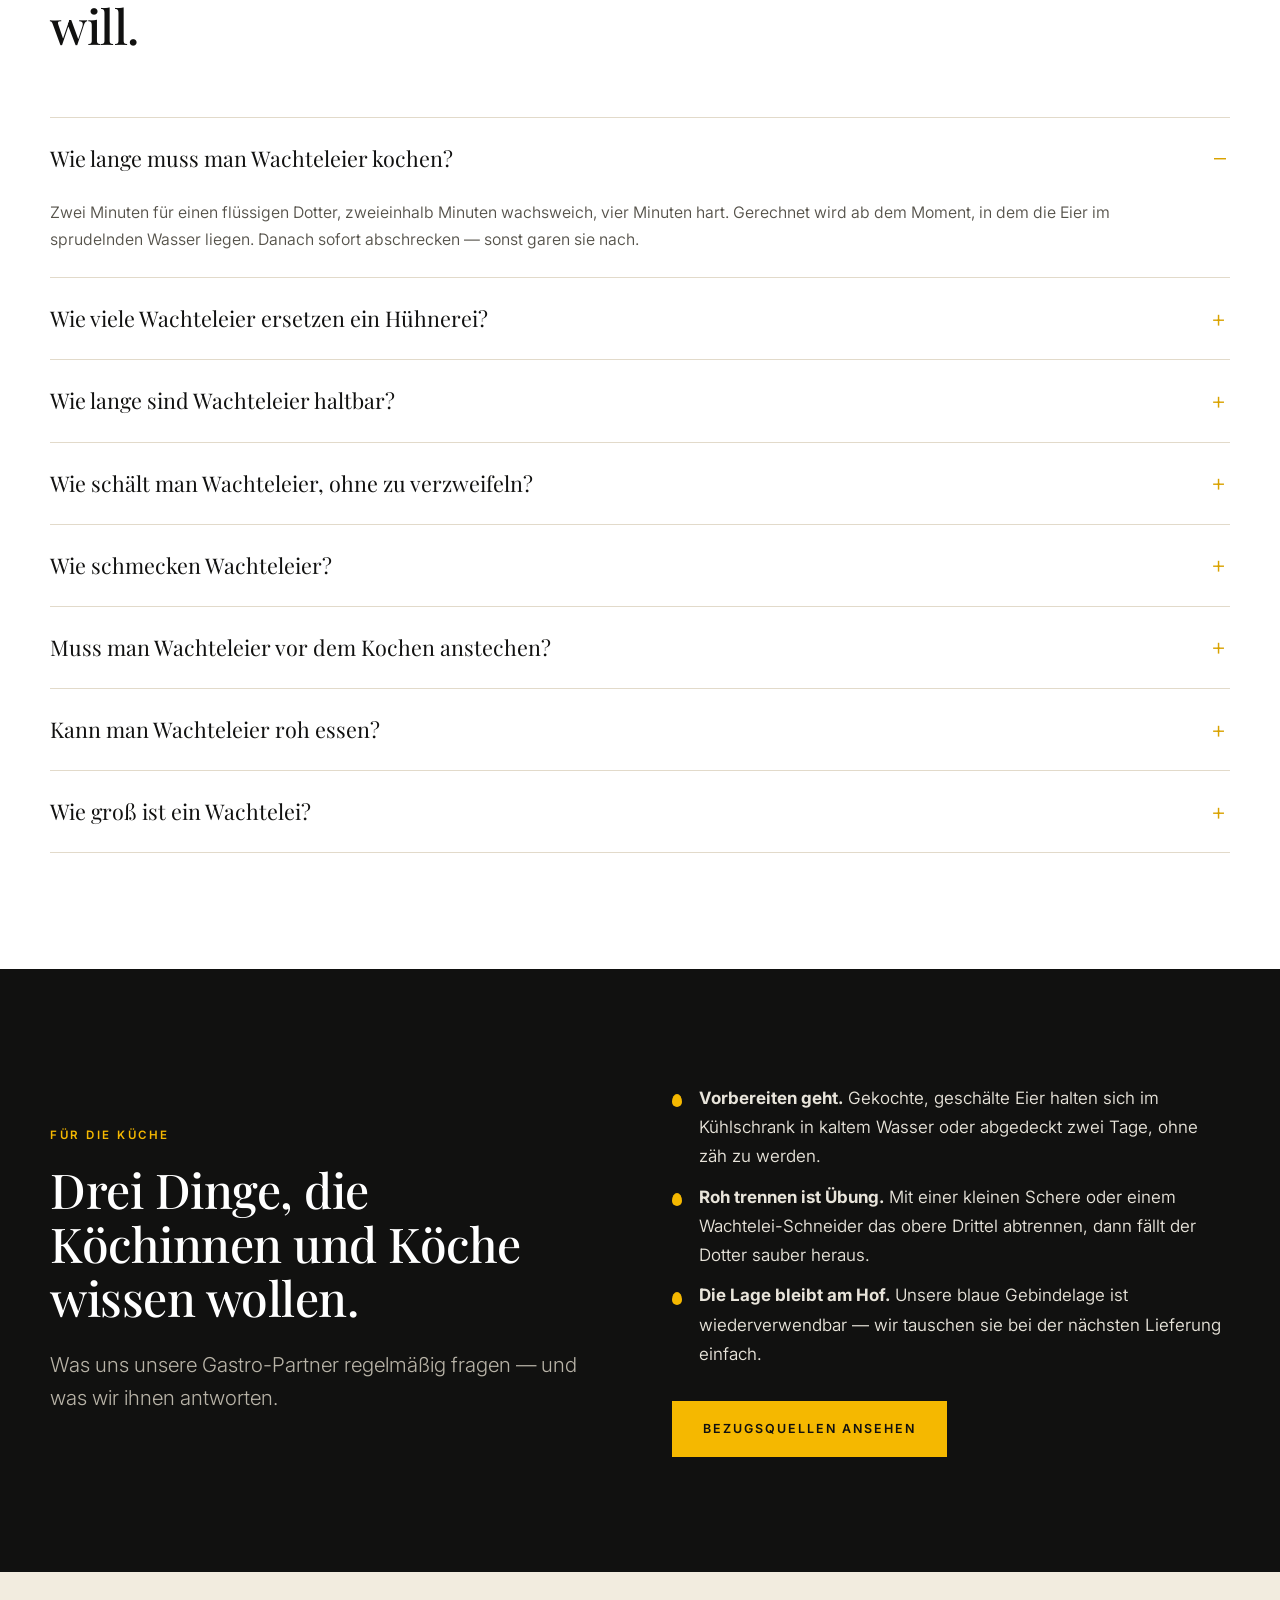
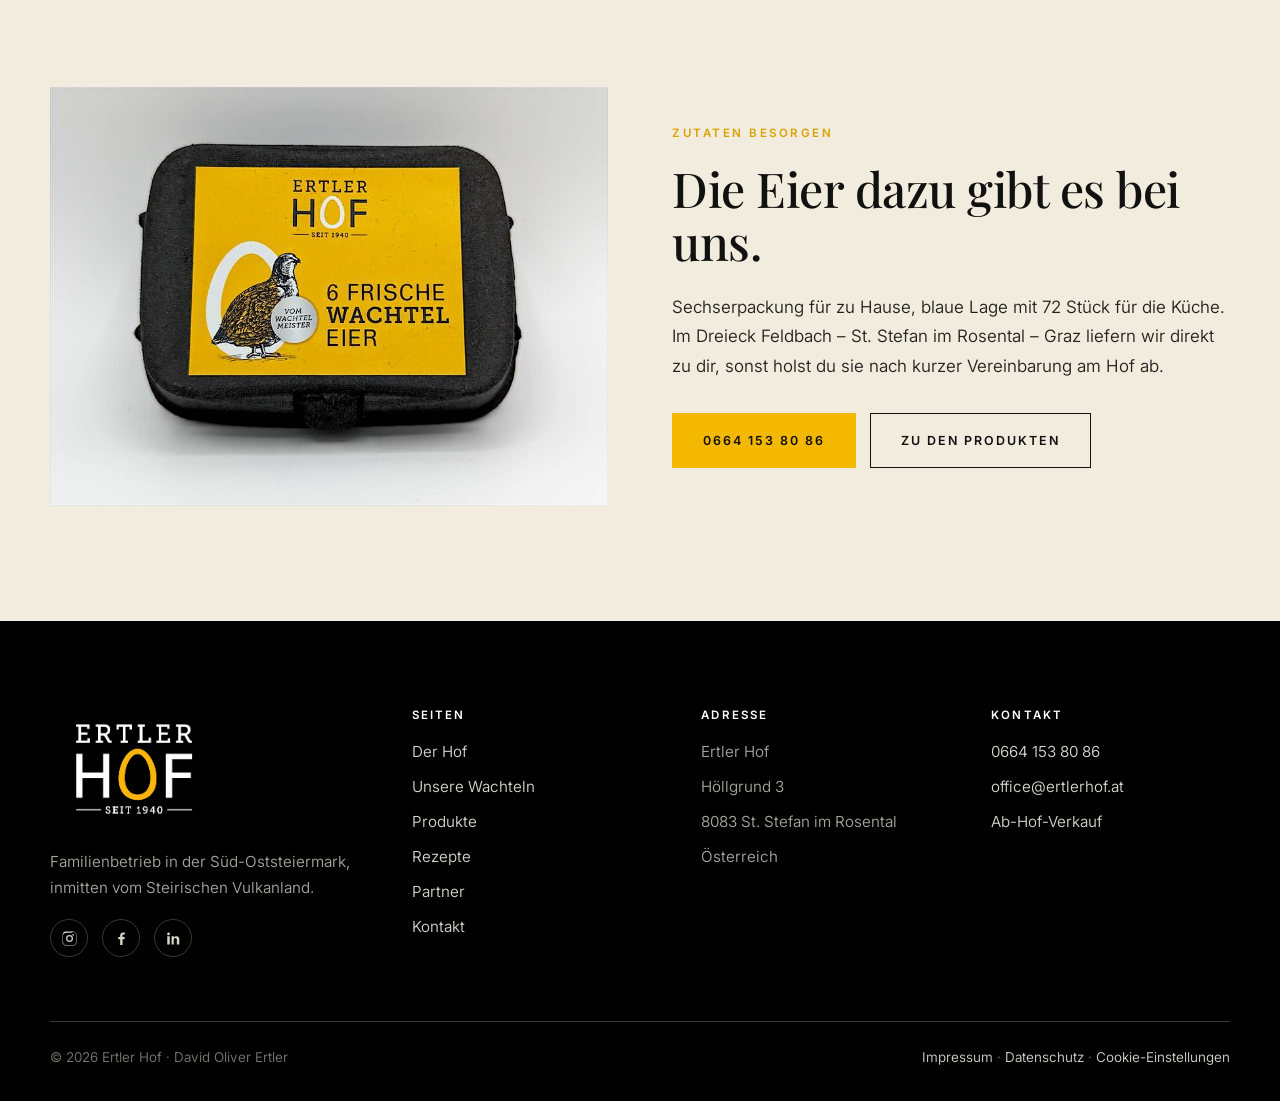
<file: rezepte.html>
<!DOCTYPE html>
<html lang="de">
<head>
<meta charset="utf-8">
<meta name="viewport" content="width=device-width, initial-scale=1">
<title>Wachteleier kochen: Zeiten, Schälen und Rezepte | Ertler Hof</title>
<meta name="description" content="Wachteleier kochen: 2 Minuten weich, 4 Minuten hart. Dazu der Schäl-Trick mit Essig, die Umrechnung auf Hühnereier und sechs Rezepte vom Ertler Hof.">
<link rel="preconnect" href="https://fonts.googleapis.com">
<link rel="preconnect" href="https://fonts.gstatic.com" crossorigin>
<link href="https://fonts.googleapis.com/css2?family=Playfair+Display:wght@400;500;600&family=Inter:wght@300;350;400;500;600&display=swap" rel="stylesheet">
<link rel="canonical" href="https://ertlerhof.at/rezepte.html">
<meta property="og:type" content="website">
<meta property="og:site_name" content="Ertler Hof">
<meta property="og:locale" content="de_AT">
<meta property="og:url" content="https://ertlerhof.at/rezepte.html">
<meta property="og:title" content="Wachteleier kochen: Zeiten, Schälen und Rezepte | Ertler Hof">
<meta property="og:description" content="Wachteleier kochen: 2 Minuten weich, 4 Minuten hart. Dazu der Schäl-Trick mit Essig, die Umrechnung auf Hühnereier und sechs Rezepte vom Ertler Hof.">
<meta property="og:image" content="https://ertlerhof.at/assets/img/blaue-lage.jpg">
<meta name="twitter:card" content="summary_large_image">
<link rel="stylesheet" href="assets/css/style.css">
<link rel="icon" href="assets/img/logo-rund-gelb.png">
<script type="application/ld+json" data-auto="faq">
{
  "@context": "https://schema.org",
  "@type": "FAQPage",
  "url": "https://ertlerhof.at/rezepte.html",
  "mainEntity": [
    {
      "@type": "Question",
      "name": "Wie lange muss man Wachteleier kochen?",
      "acceptedAnswer": {
        "@type": "Answer",
        "text": "Zwei Minuten für einen flüssigen Dotter, zweieinhalb Minuten wachsweich, vier Minuten hart. Gerechnet wird ab dem Moment, in dem die Eier im sprudelnden Wasser liegen. Danach sofort abschrecken — sonst garen sie nach."
      }
    },
    {
      "@type": "Question",
      "name": "Wie viele Wachteleier ersetzen ein Hühnerei?",
      "acceptedAnswer": {
        "@type": "Answer",
        "text": "Fünf. Ein Wachtelei wiegt rund zwölf Gramm, ein mittelgroßes Hühnerei etwa sechzig. Beim Backen kommst du mit dieser Umrechnung gut hin; weil der Dotteranteil höher ist, werden Teige und Cremes etwas satter."
      }
    },
    {
      "@type": "Question",
      "name": "Wie lange sind Wachteleier haltbar?",
      "acceptedAnswer": {
        "@type": "Answer",
        "text": "Roh und ungewaschen halten sie sich kühl und trocken gelagert mehrere Wochen — der Kühlschrank ist nicht nötig, solange sie nicht zwischen warm und kalt hin und her wandern. Gekochte und geschälte Eier gehören in den Kühlschrank und sollten innerhalb von zwei Tagen gegessen werden. Ob ein Ei noch gut ist, zeigt der Wasserglas-Test: frische Eier sinken, alte steigen auf."
      }
    },
    {
      "@type": "Question",
      "name": "Wie schält man Wachteleier, ohne zu verzweifeln?",
      "acceptedAnswer": {
        "@type": "Answer",
        "text": "Die Schale ist dünn, die Haut darunter zäh — deshalb ist es ungewohnt. Ei abschrecken, mit leichtem Druck über die Arbeitsfläche rollen, bis die Schale rundherum fein gesprungen ist, dann am stumpfen Ende beginnen und die Haut mitziehen. Bei größeren Mengen ist der Essig-Trick schneller: zehn Minuten in Wasser mit einem kräftigen Schuss Essig legen, das löst die Kalkschale an."
      }
    },
    {
      "@type": "Question",
      "name": "Wie schmecken Wachteleier?",
      "acceptedAnswer": {
        "@type": "Answer",
        "text": "Runder und kräftiger als ein Hühnerei. Der Grund ist der höhere Dotteranteil: Im Verhältnis zum Eiklar steckt in einem Wachtelei mehr Dotter, und der trägt den Geschmack. „Wie ein Hühnerei, nur konzentrierter\" trifft es ganz gut."
      }
    },
    {
      "@type": "Question",
      "name": "Muss man Wachteleier vor dem Kochen anstechen?",
      "acceptedAnswer": {
        "@type": "Answer",
        "text": "Nein. Die Schale ist so dünn, dass beim Anstechen eher etwas kaputtgeht, als dass es hilft. Lass die Eier mit einem Löffel ins Wasser gleiten, statt sie hineinzuwerfen — das reicht."
      }
    },
    {
      "@type": "Question",
      "name": "Kann man Wachteleier roh essen?",
      "acceptedAnswer": {
        "@type": "Answer",
        "text": "Für Tatar oder Saucen werden rohe Eier verwendet — dabei gelten dieselben Regeln wie bei Hühnereiern: nur ganz frische Eier nehmen, durchgehend gekühlt halten und zügig verarbeiten. Schwangere, Kleinkinder, ältere und immungeschwächte Menschen sollten auf rohe Eier verzichten. Das ist die allgemeine Empfehlung der AGES und gilt unabhängig von der Vogelart."
      }
    },
    {
      "@type": "Question",
      "name": "Wie groß ist ein Wachtelei?",
      "acceptedAnswer": {
        "@type": "Answer",
        "text": "Rund zwölf Gramm bei etwa drei Zentimetern Länge. Jedes ist anders gesprenkelt — die Zeichnung entsteht kurz vor dem Legen und wiederholt sich nie exakt. Bei unseren Tieren reicht die Bandbreite von fast weiß bis beinahe schwarz."
      }
    }
  ]
}
</script>
</head>
<body>

<header class="site-header">
  <div class="wrap header-inner">
    <a class="logo" href="/" aria-label="Ertler Hof — Startseite">
      <img src="assets/img/logo-ertlerhof.png" alt="Ertler Hof, seit 1940">
    </a>
    <button class="nav-toggle" aria-expanded="false" aria-label="Menü öffnen">
      <span></span><span></span><span></span>
    </button>
    <nav class="nav">
      <a href="hof.html">Der Hof</a>
      <a href="wachteln.html">Unsere Wachteln</a>
      <a href="produkte.html">Produkte</a>
      <a href="rezepte.html" class="active">Rezepte</a>
      <a href="produkte.html#partner">Partner</a>
      <a href="kontakt.html">Kontakt</a>
    </nav>
  </div>
</header>

<main>

  <section class="hero hero-compact">
    <div class="hero-bg">
      <img src="assets/img/blaue-lage.jpg" alt="Frische Wachteleier in der blauen Lage vom Ertler Hof" srcset="assets/img/blaue-lage-850.jpg 850w, assets/img/blaue-lage.jpg 1100w" sizes="100vw">
    </div>
    <div class="wrap">
      <span class="eyebrow">Aus der Küche</span>
      <h1>Was man mit einem Wachtelei alles anfangen kann.</h1>
    </div>
  </section>

  <section>
    <div class="wrap">
      <div class="section-head">
        <p class="lead">Ein Wachtelei wiegt rund zwölf Gramm. Es ist kein kleines Hühnerei, sondern
          ein eigener Geschmack: mehr Dotter im Verhältnis zum Eiklar, dadurch runder und kräftiger.
          Hier steht, wie lange es kocht, wie man es ohne Fluchen schält und sechs Rezepte, die bei
          uns am Hof und bei unseren Gastro-Partnern tatsächlich auf dem Tisch stehen.</p>
      </div>
    </div>
  </section>

  <section class="bg-sand" id="grundlagen" style="padding-top:0">
    <div class="wrap">
      <div class="section-head">
        <span class="eyebrow">Das Wichtigste zuerst</span>
        <h2>Kochzeiten.</h2>
        <p>Eier aus dem Kühlschrank oder vom Regal — beides geht. Wasser sprudelnd aufkochen, Eier
          mit dem Löffel hineingleiten lassen, Zeit nehmen, danach sofort in kaltes Wasser. Das
          Abschrecken stoppt das Garen und macht das Schälen leichter.</p>
      </div>
      <div class="timing">
        <div>
          <div class="t">2:00</div>
          <strong>Flüssig</strong>
          <span>Dotter läuft. Für Tatar, Carpaccio und alles, wo das Ei zur Sauce werden soll.</span>
        </div>
        <div>
          <div class="t">2:30</div>
          <strong>Wachsweich</strong>
          <span>Der Klassiker. Dotter cremig, lässt sich halbieren, ohne zu zerfließen.</span>
        </div>
        <div>
          <div class="t">4:00</div>
          <strong>Hart</strong>
          <span>Für Salate, zum Einlegen und für die Jause. Länger braucht es nicht.</span>
        </div>
      </div>
    </div>
  </section>

  <section class="bg-sand" style="padding-top:0">
    <div class="wrap">
      <div class="split">
        <div>
          <span class="eyebrow">Handgriffe</span>
          <h2>Schälen, umrechnen, aufbewahren.</h2>
          <p>Die Schale ist dünn wie Papier, die Haut darunter aber zäh — genau das macht das
            Schälen ungewohnt. Mit zwei Handgriffen ist es in Sekunden erledigt.</p>
        </div>
        <div>
          <h4 class="mini-head">Schälen</h4>
          <p class="mini-text">Gekochtes Ei abschrecken, mit leichtem
            Druck über die Arbeitsfläche rollen, bis die Schale rundherum fein gesprungen ist. Dann
            am stumpfen Ende anfangen — dort sitzt die Luftblase — und die Haut mitziehen. Wer viele
            Eier vor sich hat, legt sie stattdessen zehn Minuten in Wasser mit einem guten Schuss
            Essig: Der löst die Kalkschale an, übrig bleibt die Haut, die sich am Stück abziehen lässt.</p>
          <h4 class="mini-head">Umrechnen</h4>
          <p class="mini-text">Fünf Wachteleier entsprechen ungefähr
            einem mittelgroßen Hühnerei. Wer ein Rezept umrechnet, kommt damit gut hin — der höhere
            Dotteranteil macht Teige und Cremes etwas satter.</p>
          <h4 class="mini-head">Aufbewahren</h4>
          <p class="mini-text">Kühl und trocken, der Kühlschrank ist
            nicht nötig. So gelagert halten sie sich mehrere Wochen. Gekochte und geschälte Eier
            gehören in den Kühlschrank und sollten innerhalb von zwei Tagen gegessen werden.</p>
        </div>
      </div>
    </div>
  </section>

  <section id="rezepte">
    <div class="wrap">
      <div class="section-head">
        <span class="eyebrow">Sechs Rezepte</span>
        <h2>Von der Jause bis zum Gruß aus der Küche.</h2>
        <p>Keines davon ist kompliziert. Bei allen Mengenangaben gilt: Ein Ei ist ein Bissen —
          rechne als Beilage zwei pro Person, als Vorspeise drei bis vier.</p>
      </div>

      <div class="grid g-3">

        <article class="recipe">
          <div class="meta">5 Minuten · 6 Eier</div>
          <h3>Wachteleier mit Kürbiskernöl</h3>
          <p>Das steirischste Rezept, das es gibt, und gleichzeitig das ehrlichste: Wenn das Ei gut
            ist, braucht es nichts weiter.</p>
          <h4>Du brauchst</h4>
          <ul class="egg-list">
            <li>6 Wachteleier</li>
            <li>Steirisches Kürbiskernöl g.g.A.</li>
            <li>Grobes Salz, frischer Pfeffer</li>
          </ul>
          <h4>So geht's</h4>
          <ol>
            <li>Eier 2:30 Minuten kochen, abschrecken, schälen.</li>
            <li>Längs halbieren und auf einen flachen Teller legen.</li>
            <li>Mit Kürbiskernöl beträufeln, Salz und Pfeffer darüber. Lauwarm servieren.</li>
          </ol>
        </article>

        <article class="recipe">
          <div class="meta">10 Minuten · 8 Eier</div>
          <h3>Spiegeleier auf geröstetem Brot</h3>
          <p>Vier Spiegeleier auf einer Scheibe Bauernbrot sehen aus wie gemalt und sind in fünf
            Minuten fertig. Das beste Frühstück für Gäste.</p>
          <h4>Du brauchst</h4>
          <ul class="egg-list">
            <li>8 Wachteleier</li>
            <li>2 Scheiben kräftiges Brot</li>
            <li>Butter, Salz, Schnittlauch</li>
          </ul>
          <h4>So geht's</h4>
          <ol>
            <li>Eier nicht aufschlagen, sondern mit einem kleinen scharfen Messer rundum aufritzen
              und aufklappen — so bleibt der Dotter ganz.</li>
            <li>Butter in der Pfanne schäumen lassen, Eier hineingleiten lassen, bei mittlerer Hitze
              knapp zwei Minuten braten.</li>
            <li>Brot toasten, buttern, Eier daraufsetzen, salzen und mit Schnittlauch bestreuen.</li>
          </ol>
        </article>

        <article class="recipe">
          <div class="meta">20 Minuten + 3 Tage · 24 Eier</div>
          <h3>Sauer eingelegte Wachteleier</h3>
          <p>Der Buschenschank-Klassiker im Kleinformat. Im Glas halten sie sich gekühlt gut zwei
            Wochen und werden mit jedem Tag runder.</p>
          <h4>Du brauchst</h4>
          <ul class="egg-list">
            <li>24 Wachteleier</li>
            <li>250 ml Wasser, 250 ml milder Weißweinessig</li>
            <li>1 TL Salz, 1 TL Zucker</li>
            <li>1 Zwiebel, 2 Lorbeerblätter, 1 TL Senfkörner, Pfefferkörner</li>
          </ul>
          <h4>So geht's</h4>
          <ol>
            <li>Eier 4 Minuten hart kochen, abschrecken, schälen und in ein sauberes Glas schichten.</li>
            <li>Wasser, Essig, Salz, Zucker und Gewürze mit der in Ringe geschnittenen Zwiebel
              aufkochen und fünf Minuten ziehen lassen.</li>
            <li>Den heißen Sud über die Eier gießen, bis sie vollständig bedeckt sind. Verschließen,
              auskühlen lassen, kühl stellen.</li>
            <li>Nach drei Tagen sind sie durchgezogen.</li>
          </ol>
        </article>

        <article class="recipe">
          <div class="meta">15 Minuten · 4 Eier</div>
          <h3>Rindstatar mit Wachtelei</h3>
          <p>Warum in der Gastronomie fast immer ein Wachtelei auf dem Tatar liegt: Es ist genau die
            richtige Menge Dotter für eine Portion, ohne dass etwas übrig bleibt.</p>
          <h4>Du brauchst</h4>
          <ul class="egg-list">
            <li>4 Wachteleier</li>
            <li>320 g Rinderfilet oder -lungenbraten, fein geschnitten</li>
            <li>Schalotte, Kapern, Essiggurkerl, Petersilie</li>
            <li>Senf, Kürbiskernöl, Salz, Pfeffer</li>
          </ul>
          <h4>So geht's</h4>
          <ol>
            <li>Fleisch mit fein gehackter Schalotte, Kapern, Gurkerl und Petersilie mischen, mit
              Senf, Öl, Salz und Pfeffer abschmecken.</li>
            <li>Auf vier Tellern anrichten und in der Mitte eine Mulde drücken.</li>
            <li>Wachteleier roh trennen und je einen Dotter in die Mulde setzen. Erst am Tisch
              untermischen.</li>
          </ol>
        </article>

        <article class="recipe">
          <div class="meta">30 Minuten · 12 Eier</div>
          <h3>Gebackene Wachteleier</h3>
          <p>Panierte, wachsweiche Eier — außen knusprig, innen noch cremig. Warm aus der Pfanne das
            beste Fingerfood, das wir kennen.</p>
          <h4>Du brauchst</h4>
          <ul class="egg-list">
            <li>12 Wachteleier</li>
            <li>Mehl, 1 Hühnerei, Semmelbrösel</li>
            <li>Öl zum Ausbacken</li>
            <li>Sauerrahm mit Kren oder Kräutern zum Dippen</li>
          </ul>
          <h4>So geht's</h4>
          <ol>
            <li>Eier 2:30 Minuten kochen, abschrecken, vorsichtig schälen.</li>
            <li>In Mehl wenden, durch das verquirlte Hühnerei ziehen, in Bröseln wälzen.</li>
            <li>In reichlich Öl bei 170 °C rundum goldbraun backen — das dauert kaum eine Minute.</li>
            <li>Auf Küchenpapier abtropfen lassen, salzen und sofort servieren.</li>
          </ol>
        </article>

        <article class="recipe">
          <div class="meta">20 Minuten · 8 Eier</div>
          <h3>Spargel mit wachsweichem Ei</h3>
          <p>Im Frühjahr mit Spargel, im Sommer mit jungen Fisolen, im Herbst mit Kürbis. Das Ei
            bleibt gleich, die Beilage wechselt mit der Saison.</p>
          <h4>Du brauchst</h4>
          <ul class="egg-list">
            <li>8 Wachteleier</li>
            <li>500 g Spargel</li>
            <li>Butter, Zitrone, Salz</li>
            <li>Geröstete Kürbiskerne</li>
          </ul>
          <h4>So geht's</h4>
          <ol>
            <li>Spargel schälen und in Salzwasser bissfest garen.</li>
            <li>Eier 2:30 Minuten kochen, abschrecken, schälen, halbieren.</li>
            <li>Spargel mit brauner Butter und einem Spritzer Zitrone anrichten, Eier darauf
              verteilen, Kürbiskerne darüberstreuen.</li>
          </ol>
        </article>

      </div>
    </div>
  </section>

  <section class="bg-white" id="fragen">
    <div class="wrap">
      <div class="section-head">
        <span class="eyebrow">Häufige Fragen</span>
        <h2>Was man über Wachteleier wissen will.</h2>
      </div>
      <div class="faq">
        <details open>
          <summary>Wie lange muss man Wachteleier kochen?</summary>
          <div class="answer">Zwei Minuten für einen flüssigen Dotter, zweieinhalb Minuten
            wachsweich, vier Minuten hart. Gerechnet wird ab dem Moment, in dem die Eier im
            sprudelnden Wasser liegen. Danach sofort abschrecken — sonst garen sie nach.</div>
        </details>
        <details>
          <summary>Wie viele Wachteleier ersetzen ein Hühnerei?</summary>
          <div class="answer">Fünf. Ein Wachtelei wiegt rund zwölf Gramm, ein mittelgroßes Hühnerei
            etwa sechzig. Beim Backen kommst du mit dieser Umrechnung gut hin; weil der
            Dotteranteil höher ist, werden Teige und Cremes etwas satter.</div>
        </details>
        <details>
          <summary>Wie lange sind Wachteleier haltbar?</summary>
          <div class="answer">Roh und ungewaschen halten sie sich kühl und trocken gelagert mehrere
            Wochen — der Kühlschrank ist nicht nötig, solange sie nicht zwischen warm und kalt hin
            und her wandern. Gekochte und geschälte Eier gehören in den Kühlschrank und sollten
            innerhalb von zwei Tagen gegessen werden. Ob ein Ei noch gut ist, zeigt der
            Wasserglas-Test: frische Eier sinken, alte steigen auf.</div>
        </details>
        <details>
          <summary>Wie schält man Wachteleier, ohne zu verzweifeln?</summary>
          <div class="answer">Die Schale ist dünn, die Haut darunter zäh — deshalb ist es ungewohnt.
            Ei abschrecken, mit leichtem Druck über die Arbeitsfläche rollen, bis die Schale
            rundherum fein gesprungen ist, dann am stumpfen Ende beginnen und die Haut mitziehen.
            Bei größeren Mengen ist der Essig-Trick schneller: zehn Minuten in Wasser mit einem
            kräftigen Schuss Essig legen, das löst die Kalkschale an.</div>
        </details>
        <details>
          <summary>Wie schmecken Wachteleier?</summary>
          <div class="answer">Runder und kräftiger als ein Hühnerei. Der Grund ist der höhere
            Dotteranteil: Im Verhältnis zum Eiklar steckt in einem Wachtelei mehr Dotter, und der
            trägt den Geschmack. „Wie ein Hühnerei, nur konzentrierter" trifft es ganz gut.</div>
        </details>
        <details>
          <summary>Muss man Wachteleier vor dem Kochen anstechen?</summary>
          <div class="answer">Nein. Die Schale ist so dünn, dass beim Anstechen eher etwas kaputtgeht,
            als dass es hilft. Lass die Eier mit einem Löffel ins Wasser gleiten, statt sie
            hineinzuwerfen — das reicht.</div>
        </details>
        <details>
          <summary>Kann man Wachteleier roh essen?</summary>
          <div class="answer">Für Tatar oder Saucen werden rohe Eier verwendet — dabei gelten
            dieselben Regeln wie bei Hühnereiern: nur ganz frische Eier nehmen, durchgehend gekühlt
            halten und zügig verarbeiten. Schwangere, Kleinkinder, ältere und
            immungeschwächte Menschen sollten auf rohe Eier verzichten. Das ist die allgemeine
            Empfehlung der AGES und gilt unabhängig von der Vogelart.</div>
        </details>
        <details>
          <summary>Wie groß ist ein Wachtelei?</summary>
          <div class="answer">Rund zwölf Gramm bei etwa drei Zentimetern Länge. Jedes ist anders
            gesprenkelt — die Zeichnung entsteht kurz vor dem Legen und wiederholt sich nie exakt.
            Bei unseren Tieren reicht die Bandbreite von fast weiß bis beinahe schwarz.</div>
        </details>
      </div>
    </div>
  </section>

  <section class="bg-dark on-dark">
    <div class="wrap">
      <div class="split">
        <div>
          <span class="eyebrow">Für die Küche</span>
          <h2>Drei Dinge, die Köchinnen und Köche wissen wollen.</h2>
          <p class="lead">Was uns unsere Gastro-Partner regelmäßig fragen — und was wir ihnen antworten.</p>
        </div>
        <div>
          <ul class="egg-list">
            <li><strong>Vorbereiten geht.</strong> Gekochte, geschälte Eier halten sich im
              Kühlschrank in kaltem Wasser oder abgedeckt zwei Tage, ohne zäh zu werden.</li>
            <li><strong>Roh trennen ist Übung.</strong> Mit einer kleinen Schere oder einem
              Wachtelei-Schneider das obere Drittel abtrennen, dann fällt der Dotter sauber heraus.</li>
            <li><strong>Die Lage bleibt am Hof.</strong> Unsere blaue Gebindelage ist
              wiederverwendbar — wir tauschen sie bei der nächsten Lieferung einfach.</li>
          </ul>
          <div class="btn-row">
            <a class="btn btn-yellow" href="produkte.html#bezug">Bezugsquellen ansehen</a>
          </div>
        </div>
      </div>
    </div>
  </section>

  <section class="bg-sand">
    <div class="wrap">
      <div class="split">
        <div class="split-img">
          <figure class="figure">
            <img src="assets/img/eier-packung.jpg" alt="6er-Packung frische Wachteleier vom Ertler Hof" loading="lazy" decoding="async" srcset="assets/img/eier-packung-850.jpg 850w, assets/img/eier-packung.jpg 1100w" sizes="(max-width: 900px) 100vw, 50vw">
          </figure>
        </div>
        <div>
          <span class="eyebrow">Zutaten besorgen</span>
          <h2>Die Eier dazu gibt es bei uns.</h2>
          <p>Sechserpackung für zu Hause, blaue Lage mit 72 Stück für die Küche. Im Dreieck Feldbach
            – St. Stefan im Rosental – Graz liefern wir direkt zu dir, sonst holst du sie nach
            kurzer Vereinbarung am Hof ab.</p>
          <div class="btn-row">
            <a class="btn btn-yellow" href="tel:+436641538086">0664 153 80 86</a>
            <a class="btn btn-ghost" href="produkte.html">Zu den Produkten</a>
          </div>
        </div>
      </div>
    </div>
  </section>

</main>

<footer class="site-footer">
  <div class="wrap">
    <div class="footer-grid">
      <div>
        <div class="footer-logo"><img src="assets/img/logo-ertlerhof-invers.png" alt="Ertler Hof, seit 1940"></div>
        <p style="font-size:.95rem">Familienbetrieb in der Süd-Oststeiermark,<br>inmitten vom
          Steirischen Vulkanland.</p>
        <div class="social">
          <a href="https://www.instagram.com/ertlerhof/" target="_blank" rel="noopener" aria-label="Ertler Hof auf Instagram"><svg viewBox="0 0 24 24"><path d="M12 2.2c3.2 0 3.6 0 4.9.07 1.2.05 1.8.25 2.2.42.6.22 1 .48 1.4.9.4.4.7.8.9 1.4.2.4.4 1 .4 2.2.1 1.3.1 1.7.1 4.9s0 3.6-.1 4.9c0 1.2-.2 1.8-.4 2.2-.2.6-.5 1-.9 1.4-.4.4-.8.7-1.4.9-.4.2-1 .4-2.2.4-1.3.1-1.7.1-4.9.1s-3.6 0-4.9-.1c-1.2 0-1.8-.2-2.2-.4-.6-.2-1-.5-1.4-.9-.4-.4-.7-.8-.9-1.4-.2-.4-.4-1-.4-2.2C2.2 15.6 2.2 15.2 2.2 12s0-3.6.1-4.9c0-1.2.2-1.8.4-2.2.2-.6.5-1 .9-1.4.4-.4.8-.7 1.4-.9.4-.2 1-.4 2.2-.4C8.4 2.2 8.8 2.2 12 2.2Zm0 1.8c-3.1 0-3.5 0-4.7.07-1.1.05-1.7.24-2.1.4-.5.2-.9.43-1.2.77-.3.3-.6.7-.8 1.2-.2.4-.3 1-.4 2.1C2.8 8.5 2.8 8.9 2.8 12s0 3.5.07 4.7c.05 1.1.24 1.7.4 2.1.2.5.43.9.77 1.2.3.3.7.6 1.2.8.4.2 1 .3 2.1.4 1.2.06 1.6.07 4.7.07s3.5 0 4.7-.07c1.1-.05 1.7-.24 2.1-.4.5-.2.9-.43 1.2-.77.3-.3.6-.7.8-1.2.2-.4.3-1 .4-2.1.06-1.2.07-1.6.07-4.7s0-3.5-.07-4.7c-.05-1.1-.24-1.7-.4-2.1-.2-.5-.43-.9-.77-1.2-.3-.3-.7-.6-1.2-.8-.4-.2-1-.3-2.1-.4C15.5 4 15.1 4 12 4Zm0 3.1a4.9 4.9 0 1 1 0 9.8 4.9 4.9 0 0 1 0-9.8Zm0 8a3.1 3.1 0 1 0 0-6.2 3.1 3.1 0 0 0 0 6.2Zm6.2-8.2a1.15 1.15 0 1 1-2.3 0 1.15 1.15 0 0 1 2.3 0Z"/></svg></a>
          <a href="https://www.facebook.com/p/Ertler-Hof-100095494749086/" target="_blank" rel="noopener" aria-label="Ertler Hof auf Facebook"><svg viewBox="0 0 24 24"><path d="M13.5 21v-8h2.7l.4-3.1h-3.1V7.9c0-.9.25-1.5 1.55-1.5H16.7V3.6c-.3 0-1.3-.13-2.45-.13-2.43 0-4.1 1.48-4.1 4.2v2.34H7.4V13h2.75v8h3.35Z"/></svg></a>
          <a href="https://www.linkedin.com/company/ertler-hof/" target="_blank" rel="noopener" aria-label="Ertler Hof auf LinkedIn"><svg viewBox="0 0 24 24"><path d="M6.94 5.5a1.94 1.94 0 1 1-3.88 0 1.94 1.94 0 0 1 3.88 0ZM3.2 20.5h3.5V8.9H3.2v11.6Zm6.1-11.6h3.36v1.6h.05c.47-.85 1.6-1.75 3.3-1.75 3.53 0 4.19 2.2 4.19 5.07v6.68h-3.5v-5.92c0-1.41-.03-3.23-2.02-3.23-2.02 0-2.33 1.54-2.33 3.13v6.02H9.3V8.9Z"/></svg></a>
        </div>
      </div>
      <div>
        <h4>Seiten</h4>
        <ul>
          <li><a href="hof.html">Der Hof</a></li>
          <li><a href="wachteln.html">Unsere Wachteln</a></li>
          <li><a href="produkte.html">Produkte</a></li>
          <li><a href="rezepte.html">Rezepte</a></li>
          <li><a href="produkte.html#partner">Partner</a></li>
          <li><a href="kontakt.html">Kontakt</a></li>
        </ul>
      </div>
      <div>
        <h4>Adresse</h4>
        <ul>
          <li>Ertler Hof</li>
          <li>Höllgrund 3</li>
          <li>8083 St. Stefan im Rosental</li>
          <li>Österreich</li>
        </ul>
      </div>
      <div>
        <h4>Kontakt</h4>
        <ul>
          <li><a href="tel:+436641538086">0664 153 80 86</a></li>
          <li><a href="mailto:office@ertlerhof.at">office@ertlerhof.at</a></li>
          <li><a href="kontakt.html">Ab-Hof-Verkauf</a></li>
        </ul>
      </div>
    </div>
    <div class="footer-bottom">
      <span>© 2026 Ertler Hof · David Oliver Ertler</span>
      <span><a href="impressum.html">Impressum</a> · <a href="impressum.html#datenschutz">Datenschutz</a> · <a href="#" onclick="ertlerhofConsent&&ertlerhofConsent.open();return false">Cookie-Einstellungen</a></span>
    </div>
  </div>
</footer>

<script src="assets/js/main.js"></script>
<script src="assets/js/consent.js"></script>
</body>
</html>
</file>
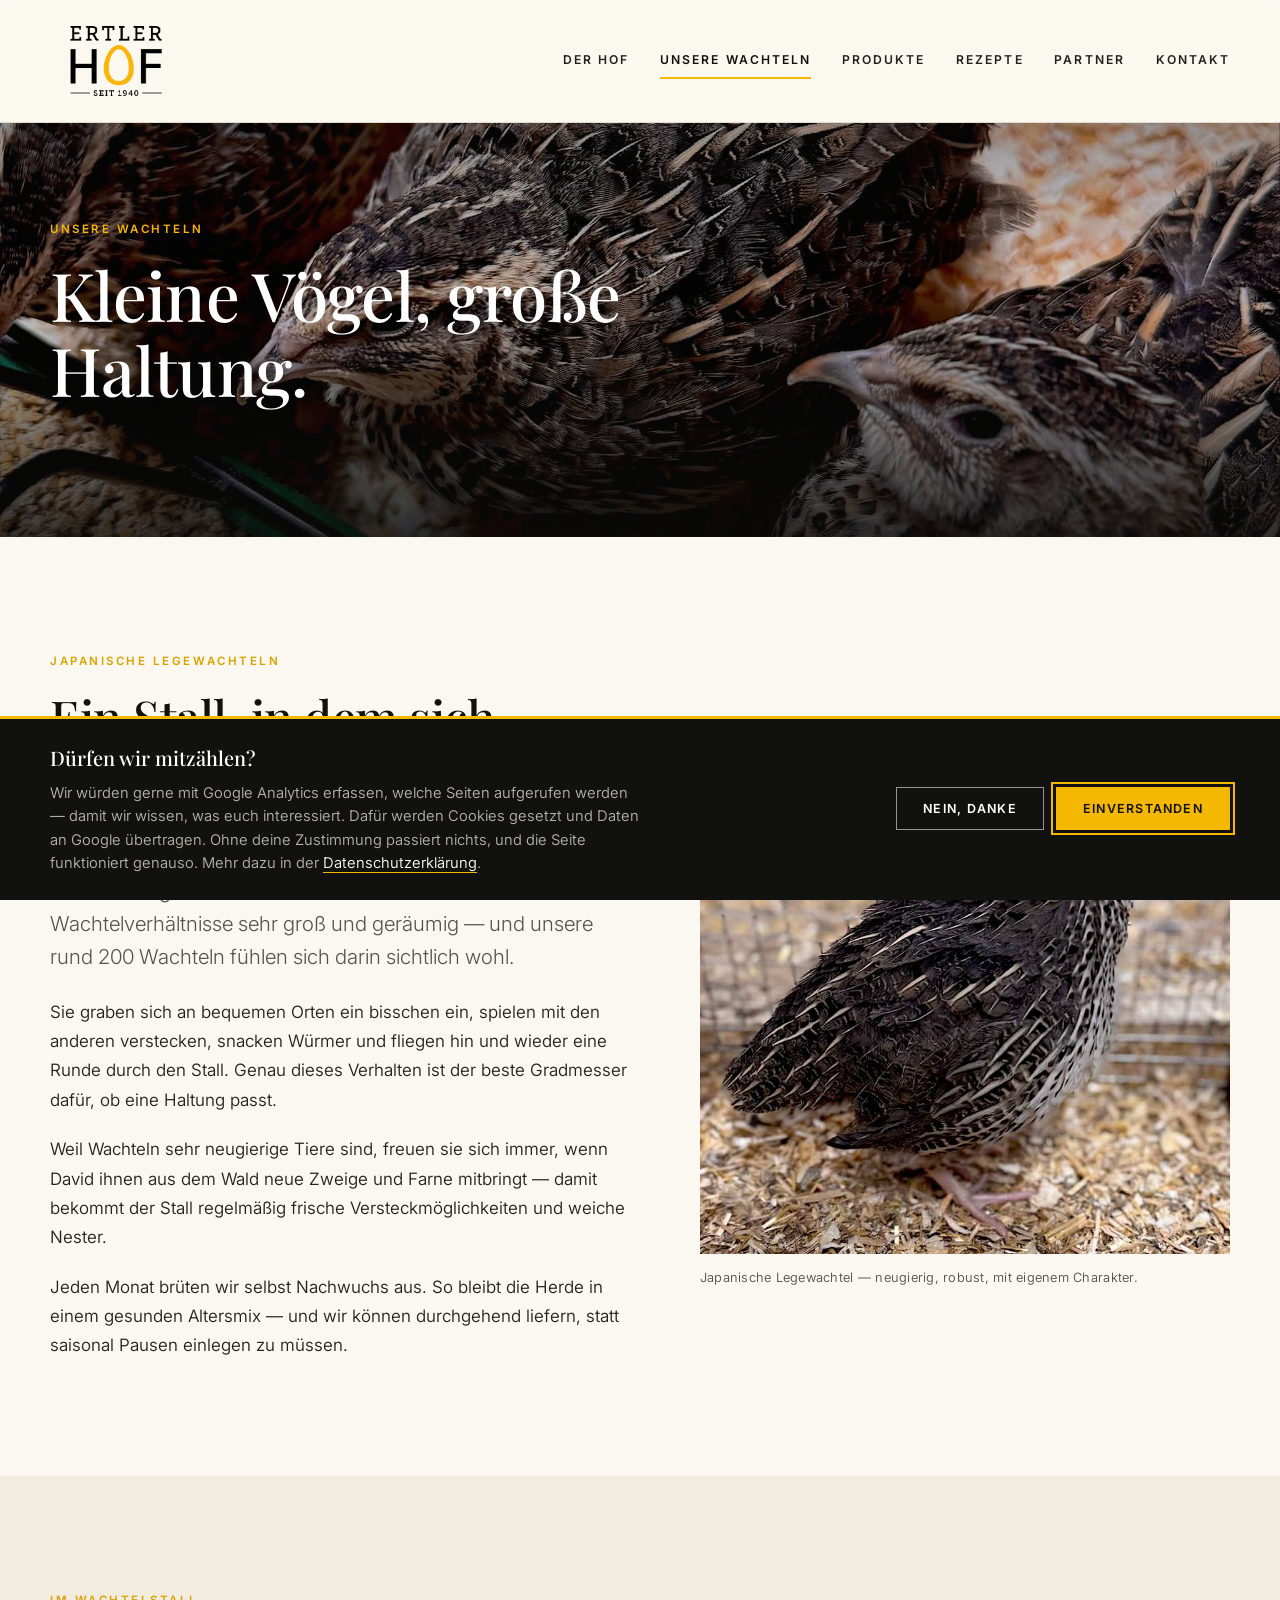
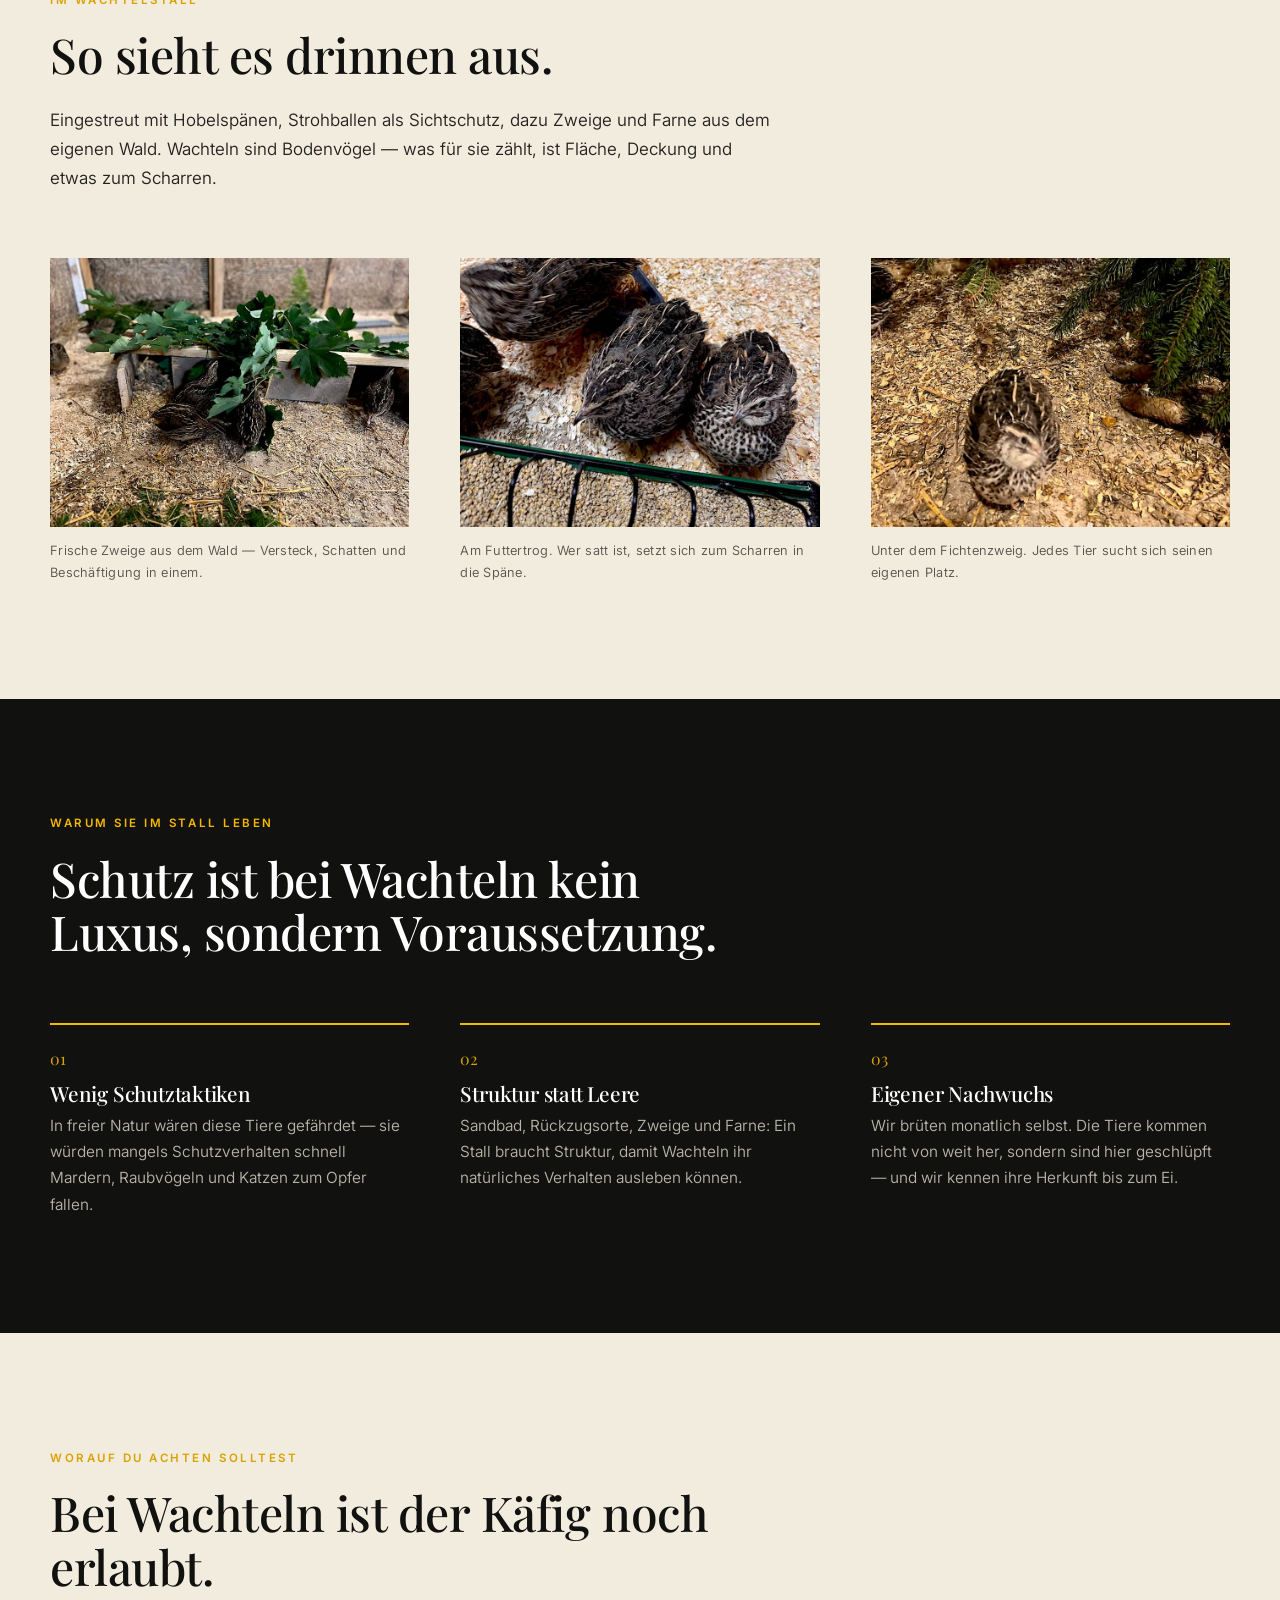
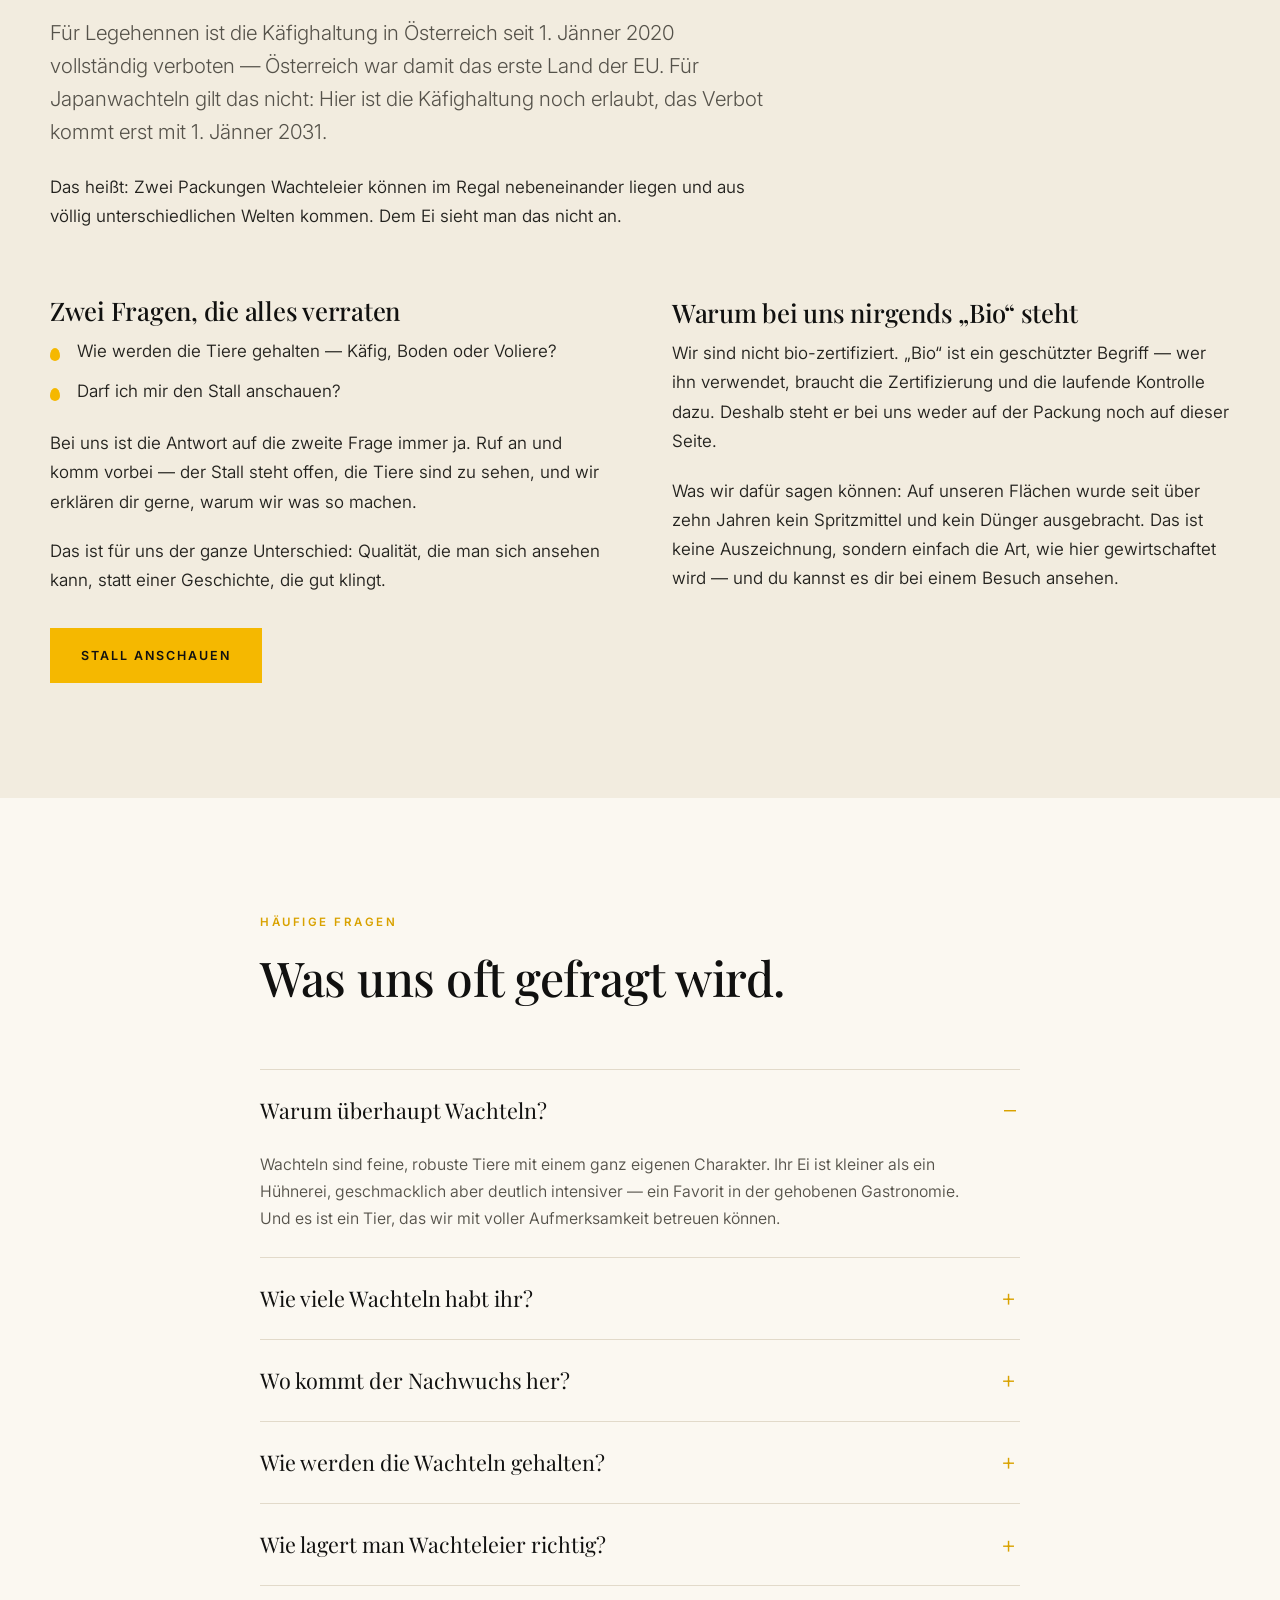
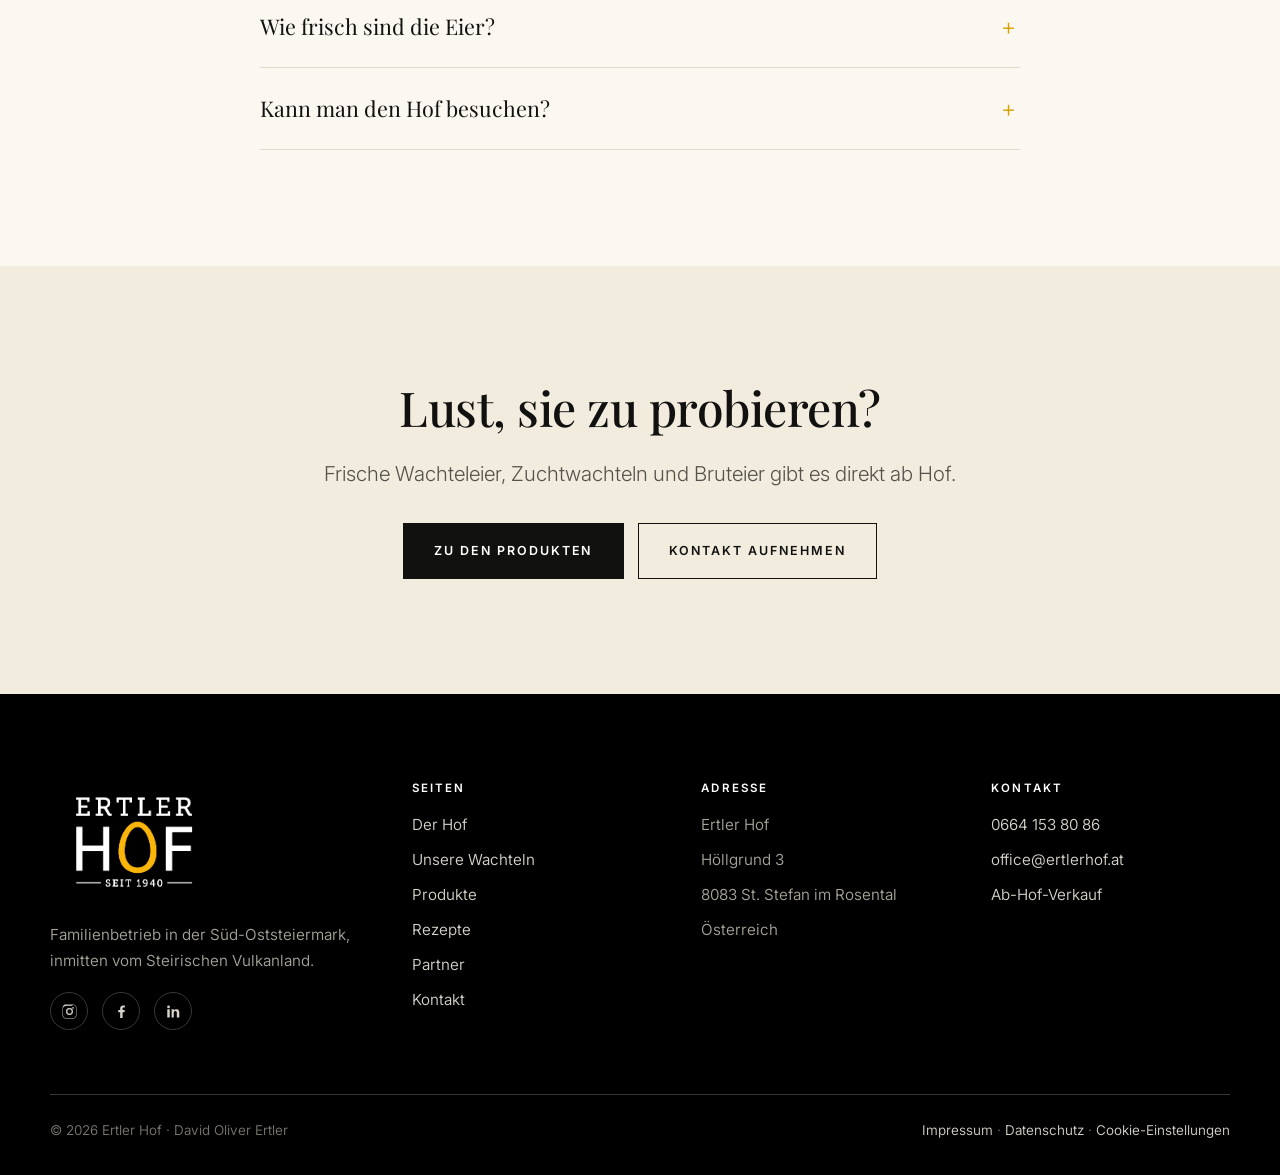
<file: wachteln.html>
<!DOCTYPE html>
<html lang="de">
<head>
<meta charset="utf-8">
<meta name="viewport" content="width=device-width, initial-scale=1">
<title>Unsere Wachteln — Haltung und häufige Fragen | Ertler Hof</title>
<meta name="description" content="Japanische Legewachteln am Ertler Hof: geräumiger Stall, Sandbad, Rückzugsorte und frische Zweige aus dem eigenen Wald. Antworten auf die häufigsten Fragen.">
<link rel="preconnect" href="https://fonts.googleapis.com">
<link rel="preconnect" href="https://fonts.gstatic.com" crossorigin>
<link href="https://fonts.googleapis.com/css2?family=Playfair+Display:wght@400;500;600&family=Inter:wght@300;350;400;500;600&display=swap" rel="stylesheet">
<link rel="canonical" href="https://ertlerhof.at/wachteln.html">
<meta property="og:type" content="website">
<meta property="og:site_name" content="Ertler Hof">
<meta property="og:locale" content="de_AT">
<meta property="og:url" content="https://ertlerhof.at/wachteln.html">
<meta property="og:title" content="Unsere Wachteln — Haltung und häufige Fragen | Ertler Hof">
<meta property="og:description" content="Japanische Legewachteln am Ertler Hof: geräumiger Stall, Sandbad, Rückzugsorte und frische Zweige aus dem eigenen Wald. Antworten auf die häufigsten Fragen.">
<meta property="og:image" content="https://ertlerhof.at/assets/img/stall-hero.jpg">
<meta name="twitter:card" content="summary_large_image">
<link rel="stylesheet" href="assets/css/style.css">
<link rel="icon" href="assets/img/logo-rund-gelb.png">
<script type="application/ld+json" data-auto="faq">
{
  "@context": "https://schema.org",
  "@type": "FAQPage",
  "url": "https://ertlerhof.at/wachteln.html",
  "mainEntity": [
    {
      "@type": "Question",
      "name": "Warum überhaupt Wachteln?",
      "acceptedAnswer": {
        "@type": "Answer",
        "text": "Wachteln sind feine, robuste Tiere mit einem ganz eigenen Charakter. Ihr Ei ist kleiner als ein Hühnerei, geschmacklich aber deutlich intensiver — ein Favorit in der gehobenen Gastronomie. Und es ist ein Tier, das wir mit voller Aufmerksamkeit betreuen können."
      }
    },
    {
      "@type": "Question",
      "name": "Wie viele Wachteln habt ihr?",
      "acceptedAnswer": {
        "@type": "Answer",
        "text": "Rund 200 japanische Legewachteln. Das ist eine Größe, bei der wir noch jedes Tier sehen und einschätzen können."
      }
    },
    {
      "@type": "Question",
      "name": "Wo kommt der Nachwuchs her?",
      "acceptedAnswer": {
        "@type": "Answer",
        "text": "Von uns selbst. Wir brüten jeden Monat Nachwuchs aus — die Tiere schlüpfen also am Hof. Dadurch bleibt die Herde in einem gesunden Altersmix und wir können durchgehend liefern."
      }
    },
    {
      "@type": "Question",
      "name": "Wie werden die Wachteln gehalten?",
      "acceptedAnswer": {
        "@type": "Answer",
        "text": "In einem für Wachtelverhältnisse sehr geräumigen Stall mit Einstreu, Sandbad, Rückzugsorten und regelmäßig frischen Zweigen und Farnen aus dem eigenen Wald."
      }
    },
    {
      "@type": "Question",
      "name": "Wie lagert man Wachteleier richtig?",
      "acceptedAnswer": {
        "@type": "Answer",
        "text": "Kühl und trocken. In den Kühlschrank müssen sie nicht — das Mindesthaltbarkeitsdatum steht auf jeder Packung."
      }
    },
    {
      "@type": "Question",
      "name": "Wie frisch sind die Eier?",
      "acceptedAnswer": {
        "@type": "Answer",
        "text": "Wir sammeln täglich und geben die Eier so rasch wie möglich weiter — direkt ab Hof oder an Küchen in der Region. Für Gastronomie-Lieferungen stimmen wir den Rhythmus individuell ab. Weil wir monatlich nachbrüten, haben wir ganzjährig Ware."
      }
    },
    {
      "@type": "Question",
      "name": "Kann man den Hof besuchen?",
      "acceptedAnswer": {
        "@type": "Answer",
        "text": "Ja, sehr gerne — am besten nach kurzer telefonischer Vereinbarung, damit auch jemand da ist. Asterix, unser Hofhund, begrüßt dich ohnehin schon am Zaun."
      }
    }
  ]
}
</script>
</head>
<body>

<header class="site-header">
  <div class="wrap header-inner">
    <a class="logo" href="/" aria-label="Ertler Hof — Startseite">
      <img src="assets/img/logo-ertlerhof.png" alt="Ertler Hof, seit 1940">
    </a>
    <button class="nav-toggle" aria-expanded="false" aria-label="Menü öffnen">
      <span></span><span></span><span></span>
    </button>
    <nav class="nav">
      <a href="hof.html">Der Hof</a>
      <a href="wachteln.html" class="active">Unsere Wachteln</a>
      <a href="produkte.html">Produkte</a>
      <a href="rezepte.html">Rezepte</a>
      <a href="produkte.html#partner">Partner</a>
      <a href="kontakt.html">Kontakt</a>
    </nav>
  </div>
</header>

<main>

  <section class="hero hero-compact">
    <div class="hero-bg">
      <img src="assets/img/stall-hero.jpg" alt="Drei japanische Legewachteln am Futtertrog im Stall des Ertler Hofs" srcset="assets/img/stall-hero-850.jpg 850w, assets/img/stall-hero-1200.jpg 1200w, assets/img/stall-hero.jpg 1900w" sizes="100vw">
    </div>
    <div class="wrap">
      <span class="eyebrow">Unsere Wachteln</span>
      <h1>Kleine Vögel, große Haltung.</h1>
    </div>
  </section>

  <!-- HALTUNG -->
  <section>
    <div class="wrap split wide-text">
      <div>
        <span class="eyebrow">Japanische Legewachteln</span>
        <h2>Ein Stall, in dem sich Wachteln frei entfalten können.</h2>
        <p class="lead">Beim Hineingehen sieht man sofort: Der Stall ist für Wachtelverhältnisse
          sehr groß und geräumig — und unsere rund 200 Wachteln fühlen sich darin sichtlich wohl.</p>
        <p>Sie graben sich an bequemen Orten ein bisschen ein, spielen mit den anderen verstecken,
          snacken Würmer und fliegen hin und wieder eine Runde durch den Stall. Genau dieses
          Verhalten ist der beste Gradmesser dafür, ob eine Haltung passt.</p>
        <p>Weil Wachteln sehr neugierige Tiere sind, freuen sie sich immer, wenn David ihnen aus dem
          Wald neue Zweige und Farne mitbringt — damit bekommt der Stall regelmäßig frische
          Versteckmöglichkeiten und weiche Nester.</p>
        <p>Jeden Monat brüten wir selbst Nachwuchs aus. So bleibt die Herde in einem gesunden
          Altersmix — und wir können durchgehend liefern, statt saisonal Pausen einlegen zu müssen.</p>
      </div>
      <div class="split-img">
        <figure class="figure square">
          <img src="assets/img/wachtel.jpg" alt="Japanische Legewachtel im Stall des Ertler Hofs" loading="lazy" decoding="async" srcset="assets/img/wachtel-850.jpg 850w, assets/img/wachtel.jpg 1100w" sizes="(max-width: 900px) 100vw, 50vw">
          <figcaption>Japanische Legewachtel — neugierig, robust, mit eigenem Charakter.</figcaption>
        </figure>
      </div>
    </div>
  </section>


  <!-- IM STALL -->
  <section class="bg-sand" id="stall">
    <div class="wrap">
      <div class="section-head">
        <span class="eyebrow">Im Wachtelstall</span>
        <h2>So sieht es drinnen aus.</h2>
        <p>Eingestreut mit Hobelspänen, Strohballen als Sichtschutz, dazu Zweige und Farne aus dem
          eigenen Wald. Wachteln sind Bodenvögel — was für sie zählt, ist Fläche, Deckung und etwas
          zum Scharren.</p>
      </div>
      <div class="grid g-3">
        <figure class="figure">
          <img src="assets/img/stall-zweige.jpg" alt="Wachteln unter frischen Eichenzweigen im Stall des Ertler Hofs" loading="lazy" decoding="async" srcset="assets/img/stall-zweige-850.jpg 850w, assets/img/stall-zweige.jpg 1100w" sizes="(max-width: 560px) 100vw, (max-width: 900px) 50vw, 370px">
          <figcaption>Frische Zweige aus dem Wald — Versteck, Schatten und Beschäftigung in einem.</figcaption>
        </figure>
        <figure class="figure">
          <img src="assets/img/stall-futter.jpg" alt="Wachteln am Futtertrog im Stall des Ertler Hofs" loading="lazy" decoding="async" srcset="assets/img/stall-futter-850.jpg 850w, assets/img/stall-futter.jpg 1100w" sizes="(max-width: 560px) 100vw, (max-width: 900px) 50vw, 370px">
          <figcaption>Am Futtertrog. Wer satt ist, setzt sich zum Scharren in die Späne.</figcaption>
        </figure>
        <figure class="figure">
          <img src="assets/img/stall-fichte.jpg" alt="Wachtel unter einem Fichtenzweig im Stall des Ertler Hofs" loading="lazy" decoding="async" srcset="assets/img/stall-fichte-850.jpg 850w, assets/img/stall-fichte.jpg 1100w" sizes="(max-width: 560px) 100vw, (max-width: 900px) 50vw, 370px">
          <figcaption>Unter dem Fichtenzweig. Jedes Tier sucht sich seinen eigenen Platz.</figcaption>
        </figure>
      </div>
    </div>
  </section>

  <!-- WARUM STALL -->
  <section class="bg-dark on-dark">
    <div class="wrap">
      <div class="section-head">
        <span class="eyebrow">Warum sie im Stall leben</span>
        <h2>Schutz ist bei Wachteln kein Luxus, sondern Voraussetzung.</h2>
      </div>
      <div class="grid g-3">
        <div class="value">
          <span class="num">01</span><h3>Wenig Schutztaktiken</h3>
          <p>In freier Natur wären diese Tiere gefährdet — sie würden mangels Schutzverhalten
            schnell Mardern, Raubvögeln und Katzen zum Opfer fallen.</p>
        </div>
        <div class="value">
          <span class="num">02</span><h3>Struktur statt Leere</h3>
          <p>Sandbad, Rückzugsorte, Zweige und Farne: Ein Stall braucht Struktur, damit Wachteln ihr
            natürliches Verhalten ausleben können.</p>
        </div>
        <div class="value">
          <span class="num">03</span><h3>Eigener Nachwuchs</h3>
          <p>Wir brüten monatlich selbst. Die Tiere kommen nicht von weit her, sondern sind hier
            geschlüpft — und wir kennen ihre Herkunft bis zum Ei.</p>
        </div>
      </div>
    </div>
  </section>

  <!-- HALTUNG & TRANSPARENZ -->
  <section class="bg-sand" id="haltung">
    <div class="wrap">
      <div class="section-head">
        <span class="eyebrow">Worauf du achten solltest</span>
        <h2>Bei Wachteln ist der Käfig noch erlaubt.</h2>
        <p class="lead">Für Legehennen ist die Käfighaltung in Österreich seit 1. Jänner 2020
          vollständig verboten — Österreich war damit das erste Land der EU. Für Japanwachteln gilt
          das nicht: Hier ist die Käfighaltung noch erlaubt, das Verbot kommt erst mit
          1. Jänner 2031.</p>
        <p>Das heißt: Zwei Packungen Wachteleier können im Regal nebeneinander liegen und aus völlig
          unterschiedlichen Welten kommen. Dem Ei sieht man das nicht an.</p>
      </div>

      <div class="split">
        <div>
          <h3>Zwei Fragen, die alles verraten</h3>
          <ul class="egg-list">
            <li>Wie werden die Tiere gehalten — Käfig, Boden oder Voliere?</li>
            <li>Darf ich mir den Stall anschauen?</li>
          </ul>
          <p style="margin-top:1.4rem">Bei uns ist die Antwort auf die zweite Frage immer ja. Ruf an
            und komm vorbei — der Stall steht offen, die Tiere sind zu sehen, und wir erklären dir
            gerne, warum wir was so machen.</p>
          <p>Das ist für uns der ganze Unterschied: Qualität, die man sich ansehen kann, statt einer
            Geschichte, die gut klingt.</p>
        </div>
        <div>
          <h3>Warum bei uns nirgends „Bio“ steht</h3>
          <p>Wir sind nicht bio-zertifiziert. „Bio“ ist ein geschützter Begriff — wer ihn verwendet,
            braucht die Zertifizierung und die laufende Kontrolle dazu. Deshalb steht er bei uns
            weder auf der Packung noch auf dieser Seite.</p>
          <p>Was wir dafür sagen können: Auf unseren Flächen wurde seit über zehn Jahren kein
            Spritzmittel und kein Dünger ausgebracht. Das ist keine Auszeichnung, sondern einfach
            die Art, wie hier gewirtschaftet wird — und du kannst es dir bei einem Besuch ansehen.</p>
        </div>
      </div>

      <div class="btn-row">
        <a class="btn btn-yellow" href="kontakt.html">Stall anschauen</a>
      </div>
    </div>
  </section>

  <!-- FAQ -->
  <section>
    <div class="wrap-narrow">
      <div class="section-head">
        <span class="eyebrow">Häufige Fragen</span>
        <h2>Was uns oft gefragt wird.</h2>
      </div>
      <div class="faq">
        <details open>
          <summary>Warum überhaupt Wachteln?</summary>
          <div class="answer">Wachteln sind feine, robuste Tiere mit einem ganz eigenen Charakter.
            Ihr Ei ist kleiner als ein Hühnerei, geschmacklich aber deutlich intensiver — ein Favorit
            in der gehobenen Gastronomie. Und es ist ein Tier, das wir mit voller Aufmerksamkeit
            betreuen können.</div>
        </details>
        <details>
          <summary>Wie viele Wachteln habt ihr?</summary>
          <div class="answer">Rund 200 japanische Legewachteln. Das ist eine Größe, bei der wir noch
            jedes Tier sehen und einschätzen können.</div>
        </details>
        <details>
          <summary>Wo kommt der Nachwuchs her?</summary>
          <div class="answer">Von uns selbst. Wir brüten jeden Monat Nachwuchs aus — die Tiere
            schlüpfen also am Hof. Dadurch bleibt die Herde in einem gesunden Altersmix und wir
            können durchgehend liefern.</div>
        </details>
        <details>
          <summary>Wie werden die Wachteln gehalten?</summary>
          <div class="answer">In einem für Wachtelverhältnisse sehr geräumigen Stall mit Einstreu,
            Sandbad, Rückzugsorten und regelmäßig frischen Zweigen und Farnen aus dem eigenen Wald.</div>
        </details>
        <details>
          <summary>Wie lagert man Wachteleier richtig?</summary>
          <div class="answer">Kühl und trocken. In den Kühlschrank müssen sie nicht — das
            Mindesthaltbarkeitsdatum steht auf jeder Packung.</div>
        </details>
        <details>
          <summary>Wie frisch sind die Eier?</summary>
          <div class="answer">Wir sammeln täglich und geben die Eier so rasch wie möglich weiter —
            direkt ab Hof oder an Küchen in der Region. Für Gastronomie-Lieferungen stimmen wir den
            Rhythmus individuell ab. Weil wir monatlich nachbrüten, haben wir ganzjährig Ware.</div>
        </details>
        <details>
          <summary>Kann man den Hof besuchen?</summary>
          <div class="answer">Ja, sehr gerne — am besten nach kurzer telefonischer Vereinbarung, damit
            auch jemand da ist. Asterix, unser Hofhund, begrüßt dich ohnehin schon am Zaun.</div>
        </details>
      </div>
    </div>
  </section>

  <section class="bg-sand">
    <div class="wrap-narrow" style="text-align:center">
      <h2>Lust, sie zu probieren?</h2>
      <p class="lead">Frische Wachteleier, Zuchtwachteln und Bruteier gibt es direkt ab Hof.</p>
      <div class="btn-row" style="justify-content:center">
        <a class="btn" href="produkte.html">Zu den Produkten</a>
        <a class="btn btn-ghost" href="kontakt.html">Kontakt aufnehmen</a>
      </div>
    </div>
  </section>

</main>

<footer class="site-footer">
  <div class="wrap">
    <div class="footer-grid">
      <div>
        <div class="footer-logo"><img src="assets/img/logo-ertlerhof-invers.png" alt="Ertler Hof, seit 1940"></div>
        <p style="font-size:.95rem">Familienbetrieb in der Süd-Oststeiermark,<br>inmitten vom
          Steirischen Vulkanland.</p>
        <div class="social">
          <a href="https://www.instagram.com/ertlerhof/" target="_blank" rel="noopener" aria-label="Ertler Hof auf Instagram"><svg viewBox="0 0 24 24"><path d="M12 2.2c3.2 0 3.6 0 4.9.07 1.2.05 1.8.25 2.2.42.6.22 1 .48 1.4.9.4.4.7.8.9 1.4.2.4.4 1 .4 2.2.1 1.3.1 1.7.1 4.9s0 3.6-.1 4.9c0 1.2-.2 1.8-.4 2.2-.2.6-.5 1-.9 1.4-.4.4-.8.7-1.4.9-.4.2-1 .4-2.2.4-1.3.1-1.7.1-4.9.1s-3.6 0-4.9-.1c-1.2 0-1.8-.2-2.2-.4-.6-.2-1-.5-1.4-.9-.4-.4-.7-.8-.9-1.4-.2-.4-.4-1-.4-2.2C2.2 15.6 2.2 15.2 2.2 12s0-3.6.1-4.9c0-1.2.2-1.8.4-2.2.2-.6.5-1 .9-1.4.4-.4.8-.7 1.4-.9.4-.2 1-.4 2.2-.4C8.4 2.2 8.8 2.2 12 2.2Zm0 1.8c-3.1 0-3.5 0-4.7.07-1.1.05-1.7.24-2.1.4-.5.2-.9.43-1.2.77-.3.3-.6.7-.8 1.2-.2.4-.3 1-.4 2.1C2.8 8.5 2.8 8.9 2.8 12s0 3.5.07 4.7c.05 1.1.24 1.7.4 2.1.2.5.43.9.77 1.2.3.3.7.6 1.2.8.4.2 1 .3 2.1.4 1.2.06 1.6.07 4.7.07s3.5 0 4.7-.07c1.1-.05 1.7-.24 2.1-.4.5-.2.9-.43 1.2-.77.3-.3.6-.7.8-1.2.2-.4.3-1 .4-2.1.06-1.2.07-1.6.07-4.7s0-3.5-.07-4.7c-.05-1.1-.24-1.7-.4-2.1-.2-.5-.43-.9-.77-1.2-.3-.3-.7-.6-1.2-.8-.4-.2-1-.3-2.1-.4C15.5 4 15.1 4 12 4Zm0 3.1a4.9 4.9 0 1 1 0 9.8 4.9 4.9 0 0 1 0-9.8Zm0 8a3.1 3.1 0 1 0 0-6.2 3.1 3.1 0 0 0 0 6.2Zm6.2-8.2a1.15 1.15 0 1 1-2.3 0 1.15 1.15 0 0 1 2.3 0Z"/></svg></a>
          <a href="https://www.facebook.com/p/Ertler-Hof-100095494749086/" target="_blank" rel="noopener" aria-label="Ertler Hof auf Facebook"><svg viewBox="0 0 24 24"><path d="M13.5 21v-8h2.7l.4-3.1h-3.1V7.9c0-.9.25-1.5 1.55-1.5H16.7V3.6c-.3 0-1.3-.13-2.45-.13-2.43 0-4.1 1.48-4.1 4.2v2.34H7.4V13h2.75v8h3.35Z"/></svg></a>
          <a href="https://www.linkedin.com/company/ertler-hof/" target="_blank" rel="noopener" aria-label="Ertler Hof auf LinkedIn"><svg viewBox="0 0 24 24"><path d="M6.94 5.5a1.94 1.94 0 1 1-3.88 0 1.94 1.94 0 0 1 3.88 0ZM3.2 20.5h3.5V8.9H3.2v11.6Zm6.1-11.6h3.36v1.6h.05c.47-.85 1.6-1.75 3.3-1.75 3.53 0 4.19 2.2 4.19 5.07v6.68h-3.5v-5.92c0-1.41-.03-3.23-2.02-3.23-2.02 0-2.33 1.54-2.33 3.13v6.02H9.3V8.9Z"/></svg></a>
        </div>
      </div>
      <div>
        <h4>Seiten</h4>
        <ul>
          <li><a href="hof.html">Der Hof</a></li>
          <li><a href="wachteln.html">Unsere Wachteln</a></li>
          <li><a href="produkte.html">Produkte</a></li>
          <li><a href="rezepte.html">Rezepte</a></li>
          <li><a href="produkte.html#partner">Partner</a></li>
          <li><a href="kontakt.html">Kontakt</a></li>
        </ul>
      </div>
      <div>
        <h4>Adresse</h4>
        <ul>
          <li>Ertler Hof</li>
          <li>Höllgrund 3</li>
          <li>8083 St. Stefan im Rosental</li>
          <li>Österreich</li>
        </ul>
      </div>
      <div>
        <h4>Kontakt</h4>
        <ul>
          <li><a href="tel:+436641538086">0664 153 80 86</a></li>
          <li><a href="mailto:office@ertlerhof.at">office@ertlerhof.at</a></li>
          <li><a href="kontakt.html">Ab-Hof-Verkauf</a></li>
        </ul>
      </div>
    </div>
    <div class="footer-bottom">
      <span>© 2026 Ertler Hof · David Oliver Ertler</span>
      <span><a href="impressum.html">Impressum</a> · <a href="impressum.html#datenschutz">Datenschutz</a> · <a href="#" onclick="ertlerhofConsent&&ertlerhofConsent.open();return false">Cookie-Einstellungen</a></span>
    </div>
  </div>
</footer>

<script src="assets/js/main.js"></script>
<script src="assets/js/consent.js"></script>
</body>
</html>
</file>
<file: assets/css/style.css>
/* ============================================================
   ERTLER HOF — Website
   Farben & Logo nach BRAND.md (Originallogo, nicht nachgebaut)
   ============================================================ */

:root {
  --black:      #111110;
  --ink:        #23221E;
  --ink-soft:   #55524A;
  --yellow:     #F5B800;
  --yellow-dk:  #D9A200;
  --cream:      #FBF8F1;
  --sand:       #F2ECDF;
  --line:       #E2DACA;
  --line-dark:  #3A3832;
  --white:      #FFFFFF;

  --serif: "Playfair Display", "Times New Roman", Georgia, serif;
  --sans:  "Inter", -apple-system, BlinkMacSystemFont, "Segoe UI", Helvetica, Arial, sans-serif;

  --wrap: 1180px;
  --gut: clamp(20px, 5vw, 48px);
}

*, *::before, *::after { box-sizing: border-box; }

html { scroll-behavior: smooth; }

body {
  margin: 0;
  background: var(--cream);
  color: var(--ink);
  font-family: var(--sans);
  font-weight: 350;
  font-size: 17px;
  line-height: 1.72;
  -webkit-font-smoothing: antialiased;
}

img { max-width: 100%; display: block; }

a { color: inherit; }

/* ---------- Typografie ---------- */

h1, h2, h3, h4 {
  font-family: var(--serif);
  font-weight: 500;
  line-height: 1.12;
  letter-spacing: -0.01em;
  margin: 0 0 0.5em;
  color: var(--black);
}

h1 { font-size: clamp(2.4rem, 6vw, 4.2rem); }
h2 { font-size: clamp(1.9rem, 4vw, 3rem); }
h3 { font-size: clamp(1.25rem, 2vw, 1.6rem); }
h4 { font-size: 1.1rem; }

p { margin: 0 0 1.2em; }
p:last-child { margin-bottom: 0; }

.lead {
  font-size: clamp(1.08rem, 1.6vw, 1.3rem);
  line-height: 1.6;
  color: var(--ink-soft);
  font-weight: 300;
}

.eyebrow {
  font-size: 0.72rem;
  font-weight: 600;
  letter-spacing: 0.22em;
  text-transform: uppercase;
  color: var(--yellow-dk);
  margin: 0 0 1.1rem;
  display: block;
}

.on-dark .eyebrow, .hero .eyebrow { color: var(--yellow); }

/* Ei als Aufzähl-Zeichen — Anlehnung an das "O" im Logo */
.egg-list { list-style: none; padding: 0; margin: 0; }
.egg-list li {
  position: relative;
  padding-left: 1.7rem;
  margin-bottom: 0.7rem;
}
.egg-list li::before {
  content: "";
  position: absolute;
  left: 0; top: 0.62em;
  width: 10px; height: 13px;
  background: var(--yellow);
  border-radius: 50% 50% 50% 50% / 62% 62% 38% 38%;
}

/* ---------- Layout ---------- */

.wrap { width: min(100% - 2 * var(--gut), var(--wrap)); margin-inline: auto; }
.wrap-narrow { width: min(100% - 2 * var(--gut), 760px); margin-inline: auto; }

section { padding: clamp(56px, 9vw, 116px) 0; }
[id] { scroll-margin-top: 128px; }
@media (max-width: 900px) { [id] { scroll-margin-top: 108px; } }

.bg-sand   { background: var(--sand); }
.bg-white  { background: var(--white); }
.bg-dark   { background: var(--black); color: #E8E4DA; }
.bg-dark h1, .bg-dark h2, .bg-dark h3, .bg-dark h4 { color: var(--white); }
.bg-dark .lead { color: #B9B4A8; }

.grid { display: grid; gap: clamp(28px, 4vw, 60px); }
.g-2 { grid-template-columns: repeat(2, 1fr); }
.g-3 { grid-template-columns: repeat(3, 1fr); }
.g-4 { grid-template-columns: repeat(4, 1fr); }

.split { display: grid; grid-template-columns: 1fr 1fr; gap: clamp(32px, 5vw, 72px); align-items: center; }
.split.wide-text { grid-template-columns: 1.05fr 0.95fr; }

.section-head { max-width: 720px; margin-bottom: clamp(36px, 5vw, 64px); }
.section-head.center { margin-inline: auto; text-align: center; }

/* ---------- Buttons ---------- */

.btn {
  display: inline-block;
  font-family: var(--sans);
  font-size: 0.78rem;
  font-weight: 600;
  letter-spacing: 0.16em;
  text-transform: uppercase;
  text-decoration: none;
  padding: 16px 30px;
  border: 1.5px solid var(--black);
  background: var(--black);
  color: var(--white);
  transition: background .2s ease, color .2s ease, border-color .2s ease;
}
.btn:hover { background: var(--yellow); border-color: var(--yellow); color: var(--black); }

.btn-yellow { background: var(--yellow); border-color: var(--yellow); color: var(--black); }
.btn-yellow:hover { background: var(--black); border-color: var(--black); color: var(--white); }

.btn-ghost { background: transparent; color: var(--black); }
.btn-ghost:hover { background: var(--black); color: var(--white); }

.on-dark .btn-ghost, .hero .btn-ghost { color: var(--white); border-color: rgba(255,255,255,.55); }
.on-dark .btn-ghost:hover, .hero .btn-ghost:hover { background: var(--white); color: var(--black); border-color: var(--white); }

.btn-row { display: flex; flex-wrap: wrap; gap: 14px; margin-top: 2rem; }

.link-more {
  display: inline-flex; align-items: center; gap: .55rem;
  font-size: .78rem; font-weight: 600; letter-spacing: .16em; text-transform: uppercase;
  text-decoration: none; color: var(--black);
  border-bottom: 1.5px solid var(--yellow); padding-bottom: 4px;
  transition: gap .2s ease;
}
.link-more:hover { gap: 1rem; }
.bg-dark .link-more { color: var(--white); }

/* ---------- Header ---------- */

.site-header {
  position: sticky; top: 0; z-index: 50;
  background: rgba(251, 248, 241, .94);
  backdrop-filter: saturate(160%) blur(10px);
  border-bottom: 1px solid var(--line);
}
.header-inner {
  display: flex; align-items: center; justify-content: space-between;
  gap: 24px; padding: 14px 0;
}
.logo img { width: 132px; height: auto; }

.nav { display: flex; align-items: center; gap: clamp(18px, 2.4vw, 34px); }
.nav a {
  text-decoration: none;
  font-size: .76rem; font-weight: 600; letter-spacing: .17em; text-transform: uppercase;
  color: var(--ink);
  padding: 6px 0;
  border-bottom: 2px solid transparent;
  transition: border-color .18s ease, color .18s ease;
}
.nav a:hover { border-color: var(--yellow); }
.nav a.active { border-color: var(--yellow); color: var(--black); }

.nav-toggle {
  display: none;
  background: none; border: 0; cursor: pointer;
  padding: 8px; margin-right: -8px;
}
.nav-toggle span {
  display: block; width: 24px; height: 2px; background: var(--black); margin: 5px 0;
  transition: transform .22s ease, opacity .22s ease;
}
.nav-open .nav-toggle span:nth-child(1) { transform: translateY(7px) rotate(45deg); }
.nav-open .nav-toggle span:nth-child(2) { opacity: 0; }
.nav-open .nav-toggle span:nth-child(3) { transform: translateY(-7px) rotate(-45deg); }

/* ---------- Hero ---------- */

.hero {
  position: relative;
  min-height: clamp(520px, 82vh, 760px);
  display: flex; align-items: flex-end;
  color: var(--white);
  padding: 0 0 clamp(48px, 7vw, 90px);
  overflow: hidden;
}
.hero-bg { position: absolute; inset: 0; }
.hero-bg img { width: 100%; height: 100%; object-fit: cover; }
.hero-bg::after {
  content: ""; position: absolute; inset: 0;
  background: linear-gradient(180deg, rgba(10,10,9,.42) 0%, rgba(10,10,9,.18) 38%, rgba(10,10,9,.82) 100%);
}
.hero .wrap { position: relative; }
.hero h1 { color: var(--white); max-width: 16ch; }
.hero .lead { color: rgba(255,255,255,.86); max-width: 46ch; }
.hero-seal { width: 92px; margin-bottom: 22px; }

/* Runde Marken-Buttons im Hero */
.hero-badges {
  position: absolute; right: 0; bottom: 6px;
  display: flex; gap: 16px; align-items: center;
}
.hero-badges a {
  width: 84px; height: 84px;
  border-radius: 50%; overflow: hidden; display: block;
  border: 2px solid rgba(255,255,255,.85);
  box-shadow: 0 4px 18px rgba(0,0,0,.35);
  transition: transform .2s ease, box-shadow .2s ease, border-color .2s ease;
}
.hero-badges a:hover {
  transform: translateY(-3px) scale(1.04);
  box-shadow: 0 10px 28px rgba(0,0,0,.45);
  border-color: #fff;
}
.hero-badges img { width: 100%; height: 100%; object-fit: cover; }

.hero-compact { min-height: clamp(340px, 46vh, 460px); align-items: center; padding: 60px 0; }
.hero-compact h1 { max-width: 20ch; }

/* ---------- Archivfotos (Sektion „Der Ursprung“) ---------- */

.archive {
  columns: 3;
  column-gap: clamp(16px, 2.2vw, 28px);
}
.archive figure {
  break-inside: avoid;
  margin: 0 0 clamp(16px, 2.2vw, 28px);
  background: var(--white);
  border: 1px solid var(--line);
  padding: 12px 12px 0;
  box-shadow: 0 1px 2px rgba(35,34,30,.05);
}
.archive img { width: 100%; height: auto; }
.archive figcaption {
  font-size: .84rem;
  line-height: 1.55;
  color: var(--ink-soft);
  padding: 12px 4px 14px;
}

@media (max-width: 1000px) { .archive { columns: 2; } }
@media (max-width: 620px)  { .archive { columns: 1; } }

/* ---------- Karten / Werte ---------- */

.value {
  border-top: 2px solid var(--black);
  padding-top: 20px;
}
.value .num {
  font-family: var(--serif); font-size: 1rem; color: var(--yellow-dk); display: block; margin-bottom: .6rem;
}
.value h3 { font-size: 1.3rem; margin-bottom: .45rem; }
.value p { font-size: .96rem; color: var(--ink-soft); }
.bg-dark .value { border-top-color: var(--yellow); }
.bg-dark .value p { color: #B9B4A8; }

.figure { margin: 0; }
.figure img { width: 100%; aspect-ratio: 4 / 3; object-fit: cover; }
.figure.portrait img { aspect-ratio: 3 / 4; }
.figure.square img { aspect-ratio: 1 / 1; }
.figure.wide img { aspect-ratio: 16 / 9; }
.figure figcaption {
  font-size: .8rem; color: var(--ink-soft); margin-top: .8rem; letter-spacing: .02em;
}

/* Zahlen-Block */
.facts { display: grid; grid-template-columns: repeat(3, 1fr); gap: clamp(24px, 4vw, 56px); }
.fact .big {
  font-family: var(--serif); font-size: clamp(2.6rem, 5vw, 3.6rem); line-height: 1;
  color: var(--yellow); display: block; margin-bottom: .5rem;
}
.fact p { font-size: .95rem; color: #B9B4A8; margin: 0; }

/* ---------- Produkte ---------- */

.product {
  background: var(--white);
  border: 1px solid var(--line);
  display: flex; flex-direction: column;
}
.product img { aspect-ratio: 1 / 1; object-fit: cover; }
.product-body { padding: clamp(22px, 3vw, 34px); display: flex; flex-direction: column; flex: 1; }
.product h3 { margin-bottom: .5rem; }
.product p { font-size: .96rem; color: var(--ink-soft); }
.price {
  margin-top: auto; padding-top: 18px; border-top: 1px solid var(--line);
  font-family: var(--serif); font-size: 1.35rem; color: var(--black);
}
.price small { display: block; font-family: var(--sans); font-size: .78rem; color: var(--ink-soft); letter-spacing: .04em; }

/* ---------- FAQ ---------- */

.faq { border-top: 1px solid var(--line); }
.faq details { border-bottom: 1px solid var(--line); }
.faq summary {
  cursor: pointer; list-style: none;
  padding: 22px 40px 22px 0; position: relative;
  font-family: var(--serif); font-size: clamp(1.1rem, 2vw, 1.35rem); color: var(--black);
}
.faq summary::-webkit-details-marker { display: none; }
.faq summary::after {
  content: "+"; position: absolute; right: 4px; top: 50%; transform: translateY(-50%);
  font-family: var(--sans); font-size: 1.5rem; font-weight: 300; color: var(--yellow-dk);
}
.faq details[open] summary::after { content: "–"; }
.faq .answer { padding: 0 40px 24px 0; color: var(--ink-soft); font-size: .99rem; }

/* ---------- Partner / Bezugsquellen ---------- */

.partner-list { display: grid; grid-template-columns: repeat(4, 1fr); gap: 1px; background: var(--line); border: 1px solid var(--line); }
.partner-list div,
.partner-list a { background: var(--cream); padding: 22px 24px; display: block; text-decoration: none; color: inherit; transition: background .18s ease, color .18s ease; }
.partner-list a { position: relative; }
.partner-list a:hover { background: var(--black); color: var(--white); }
.partner-list a:hover span { color: rgba(255,255,255,.7); }
.partner-list a strong::after { content: " \2197"; color: var(--yellow-dk); font-weight: 400; }
.partner-list a:hover strong::after { color: var(--yellow); }
.partner-list strong { display: block; font-weight: 600; font-size: 1rem; }
.partner-list span { font-size: .88rem; color: var(--ink-soft); }

/* ---------- Kontakt ---------- */

.contact-card { background: var(--white); border: 1px solid var(--line); padding: clamp(26px, 4vw, 44px); }
.contact-card dt { font-size: .72rem; letter-spacing: .18em; text-transform: uppercase; color: var(--yellow-dk); font-weight: 600; margin-top: 1.6rem; }
.contact-card dt:first-child { margin-top: 0; }
.contact-card dd { margin: .35rem 0 0; font-size: 1.05rem; }
.contact-card a { text-decoration: none; border-bottom: 1px solid var(--yellow); }

.form-field { margin-bottom: 18px; }
.form-field label { display: block; font-size: .72rem; letter-spacing: .16em; text-transform: uppercase; font-weight: 600; margin-bottom: .5rem; color: var(--ink-soft); }
.form-field input, .form-field textarea {
  width: 100%; padding: 14px 16px; font: inherit; font-size: 1rem;
  border: 1px solid var(--line); background: var(--white); color: var(--ink); border-radius: 0;
}
.form-field input:focus, .form-field textarea:focus { outline: 2px solid var(--yellow); outline-offset: -1px; }
.form-note { font-size: .82rem; color: var(--ink-soft); }

/* ---------- Rezepte ---------- */

.timing { display: grid; grid-template-columns: repeat(3, 1fr); gap: 1px; background: var(--line); border: 1px solid var(--line); }
.timing div { background: var(--white); padding: clamp(22px, 3vw, 34px); }
.timing .t { font-family: var(--serif); font-size: clamp(1.7rem, 3vw, 2.3rem); color: var(--yellow-dk); line-height: 1; margin-bottom: .6rem; }
.timing strong { display: block; font-weight: 600; font-size: 1rem; margin-bottom: .3rem; }
.timing span { font-size: .9rem; color: var(--ink-soft); }

.mini-head {
  font-family: var(--sans); font-size: .72rem; letter-spacing: .16em; text-transform: uppercase;
  font-weight: 600; color: var(--ink-soft); margin: 1.6rem 0 .6rem;
}
.mini-head:first-child { margin-top: 0; }
.mini-text { font-size: .96rem; color: var(--ink-soft); }

.recipe {
  background: var(--white); border: 1px solid var(--line);
  padding: clamp(24px, 3vw, 36px); display: flex; flex-direction: column;
}
.recipe .meta {
  font-size: .7rem; letter-spacing: .18em; text-transform: uppercase;
  color: var(--yellow-dk); font-weight: 600; margin-bottom: .9rem;
}
.recipe h3 { margin-bottom: .55rem; }
.recipe > p { font-size: .96rem; color: var(--ink-soft); }
.recipe h4 {
  font-family: var(--sans); font-size: .72rem; letter-spacing: .16em; text-transform: uppercase;
  font-weight: 600; color: var(--ink-soft); margin: 1.4rem 0 .7rem;
}
.recipe ol { margin: 0; padding-left: 1.2rem; font-size: .95rem; color: var(--ink-soft); }
.recipe ol li { margin-bottom: .5rem; }
.recipe .egg-list li { font-size: .95rem; }

@media (max-width: 700px) { .timing { grid-template-columns: 1fr; } }

/* ---------- Footer ---------- */

.site-footer { background: #000; color: #A8A49A; padding: clamp(52px, 7vw, 88px) 0 32px; }
.site-footer h4 { color: var(--white); font-family: var(--sans); font-size: .72rem; letter-spacing: .18em; text-transform: uppercase; font-weight: 600; margin-bottom: 1.1rem; }
.footer-grid { display: grid; grid-template-columns: 1.3fr 1fr 1fr 1fr; gap: clamp(28px, 4vw, 56px); }
.site-footer a { color: #D8D4CA; text-decoration: none; }
.site-footer a:hover { color: var(--yellow); }
.site-footer ul { list-style: none; padding: 0; margin: 0; }
.site-footer li { margin-bottom: .55rem; font-size: .95rem; }
.footer-logo img { width: 168px; margin-bottom: 20px; }
.footer-bottom {
  margin-top: clamp(38px, 5vw, 64px); padding-top: 24px; border-top: 1px solid var(--line-dark);
  display: flex; flex-wrap: wrap; gap: 8px 26px; justify-content: space-between;
  font-size: .84rem; color: #7C786F;
}
.social { display: flex; gap: 14px; margin-top: 6px; }
.social a {
  width: 38px; height: 38px; border: 1px solid var(--line-dark); border-radius: 50%;
  display: grid; place-items: center; transition: border-color .2s, background .2s;
}
.social a:hover { border-color: var(--yellow); background: var(--yellow); }
.social a:hover svg { fill: var(--black); }
.social svg { width: 17px; height: 17px; fill: #D8D4CA; }

/* Hinweis-Box für den Entwurf */
.draft-note {
  background: #FFF6D8; border: 1px dashed var(--yellow-dk);
  padding: 14px 18px; font-size: .86rem; color: #6B5500;
}

/* ---------- Einwilligungsbanner ---------- */

.consent {
  position: fixed; left: 0; right: 0; bottom: 0; z-index: 90;
  background: var(--black); color: #E8E4DA;
  border-top: 3px solid var(--yellow);
  animation: consent-in .28s ease-out;
}
@keyframes consent-in { from { transform: translateY(100%); } to { transform: translateY(0); } }
@media (prefers-reduced-motion: reduce) { .consent { animation: none; } }

.consent-inner {
  width: min(100% - 2 * var(--gut), var(--wrap)); margin-inline: auto;
  padding: 22px 0 24px;
  display: flex; flex-wrap: wrap; gap: 18px 40px; align-items: center;
  justify-content: space-between;
}
.consent-text { flex: 1 1 420px; }
.consent-text strong {
  display: block; font-family: var(--serif); font-weight: 500;
  font-size: 1.25rem; color: var(--white); margin-bottom: .4rem;
}
.consent-text p { margin: 0; font-size: .92rem; line-height: 1.6; color: #B9B4A8; max-width: 66ch; }
.consent-text a { color: var(--white); text-decoration: none; border-bottom: 1px solid var(--yellow); }

.consent-actions { display: flex; flex-wrap: wrap; gap: 12px; flex: 0 0 auto; }
.consent-btn {
  font-family: var(--sans); font-size: .78rem; font-weight: 600;
  letter-spacing: .1em; text-transform: uppercase;
  padding: 13px 26px; border: 1px solid; cursor: pointer;
  transition: background .18s ease, color .18s ease, border-color .18s ease;
}
.consent-no { background: transparent; color: var(--white); border-color: rgba(255,255,255,.55); }
.consent-no:hover { background: var(--white); color: var(--black); border-color: var(--white); }
.consent-yes { background: var(--yellow); color: var(--black); border-color: var(--yellow); }
.consent-yes:hover { background: var(--white); border-color: var(--white); }
.consent-btn:focus-visible { outline: 2px solid var(--yellow); outline-offset: 3px; }

@media (max-width: 700px) {
  .consent-actions { width: 100%; }
  .consent-btn { flex: 1 1 auto; text-align: center; }
}

/* ---------- Responsive ---------- */

@media (max-width: 900px) {
  .g-4 { grid-template-columns: repeat(2, 1fr); }
  .g-3, .partner-list { grid-template-columns: repeat(2, 1fr); }
  .split, .split.wide-text { grid-template-columns: 1fr; }
  .split.reverse .split-img { order: -1; }
  .footer-grid { grid-template-columns: 1fr 1fr; }
  .facts { grid-template-columns: 1fr; gap: 28px; }

  .logo img { width: 104px; }
  .header-inner { padding: 10px 0; }
  .hero-badges { position: static; margin-top: 30px; }
  .hero-badges a { width: 68px; height: 68px; }
  .nav-toggle { display: block; }
  .nav {
    position: absolute; left: 0; right: 0; top: 100%;
    flex-direction: column; align-items: flex-start; gap: 0;
    background: var(--cream); border-bottom: 1px solid var(--line);
    padding: 0 var(--gut); max-height: 0; overflow: hidden;
    transition: max-height .28s ease, padding .28s ease;
  }
  .nav-open .nav { max-height: 420px; padding: 10px var(--gut) 26px; }
  .nav a { width: 100%; padding: 13px 0; font-size: .85rem; border-bottom: 1px solid transparent; }
}

/* Größere Tippflächen am Handy — negative Margins halten das Layout gleich */
@media (max-width: 900px) {
  .site-footer li a,
  .footer-bottom a,
  .contact-card dd a {
    display: inline-block;
    padding: 8px 0;
    margin: -8px 0;
  }
  .link-more { padding: 7px 0; margin: -7px 0; }
  .social a { width: 44px; height: 44px; }
  .faq summary { padding-top: 20px; padding-bottom: 20px; }
}

@media (max-width: 560px) {
  body { font-size: 16px; }
  .g-2, .g-3, .g-4, .partner-list { grid-template-columns: 1fr; }
  .footer-grid { grid-template-columns: 1fr; }
  .btn { width: 100%; text-align: center; }
}

@media (prefers-reduced-motion: reduce) {
  html { scroll-behavior: auto; }
  * { transition: none !important; }
}
</file>
